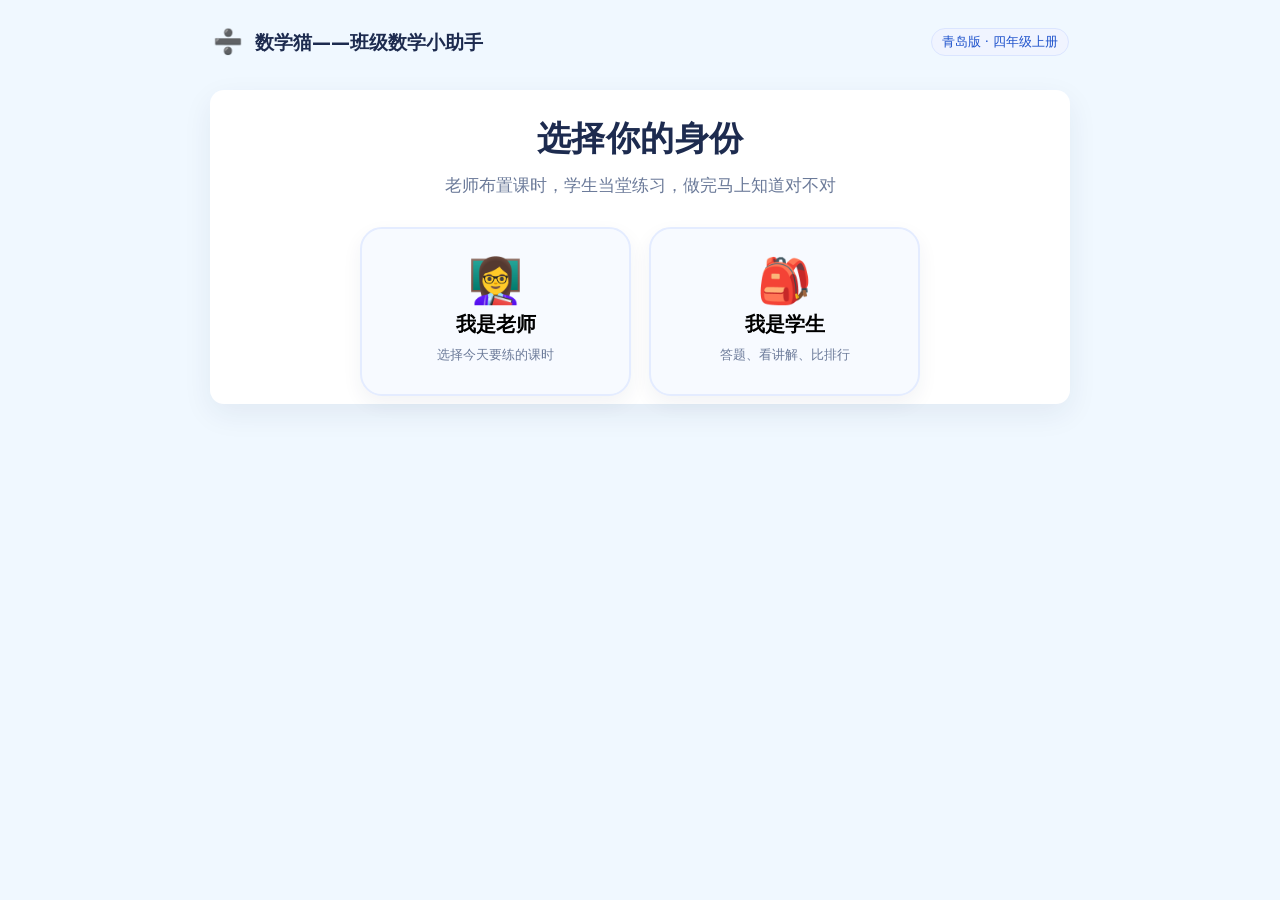
<file: index.html>
<!DOCTYPE html>
<html lang="zh-CN">
<head>
<meta charset="UTF-8">
<meta name="viewport" content="width=device-width, initial-scale=1.0">
<title>数学猫——班级数学小助手</title>
<meta http-equiv="Refresh" content="0; url=/kids/">
<link rel="canonical" href="https://dasein.asia/kids/">
</head>
<body style="margin:0;background:#f0f8ff;color:#1d2b4f;font-family:system-ui,'PingFang SC','Microsoft YaHei',sans-serif;text-align:center;padding-top:120px">
  <p style="font-size:20px;font-weight:700">正在打开数学猫…</p>
  <p style="font-size:15px"><a href="/kids/" style="color:#2f6df6">如果没自动跳转，点这里</a></p>
  <script>location.replace('/kids/');</script>
</body>
</html>
</file>
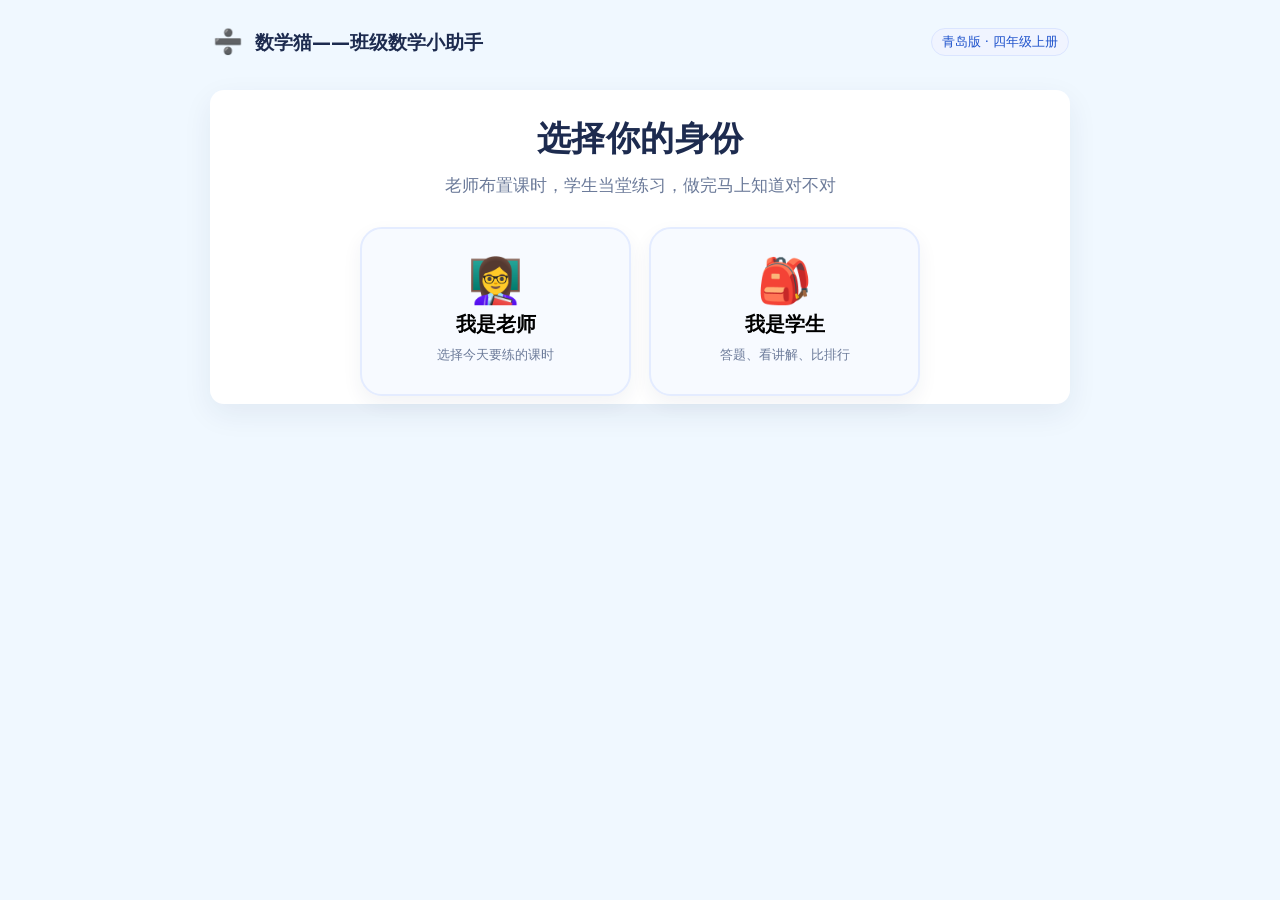
<file: kids/index.html>
<!DOCTYPE html>
<html lang="zh-CN">
<head>
<meta charset="UTF-8">
<meta name="viewport" content="width=device-width, initial-scale=1.0">
<title>数学猫——班级数学小助手</title>
<style>
  :root{
    --bg:#f0f8ff;
    --card:#ffffff;
    --ink:#1d2b4f;
    --muted:#6b7a99;
    --primary:#2f6df6;
    --primary-dark:#1f53cc;
    --accent:#ffb020;
    --ok:#1fa971;
    --bad:#e5484d;
    --line:#e3e9f7;
    --radius:14px;
  }
  *{box-sizing:border-box}
  html,body{margin:0;padding:0}
  body{
    min-height:100vh;
    background:var(--bg);
    color:var(--ink);
    font-family:system-ui,-apple-system,"PingFang SC","Microsoft YaHei",sans-serif;
    font-size:17px;
    line-height:1.6;
    padding:24px 16px 90px;
  }
  .wrap{max-width:860px;margin:0 auto}
  .card{
    background:var(--card);
    border-radius:var(--radius);
    padding:28px;
    margin-bottom:24px;
    box-shadow:0 10px 30px rgba(29,43,79,.07);
  }
  /* 答题卡片圆角略小，更像“题目纸” */
  #quizStep .card, #resultStep .card { border-radius:10px; }
  h1,h2,h3{margin:0 0 12px;line-height:1.3}
  h1{font-size:30px;letter-spacing:.5px}
  h2{font-size:22px}
  h3{font-size:18px}
  p{margin:0 0 12px}
  .muted{color:var(--muted);font-size:15px}
  .view{display:none}
  .view.active{display:block;animation:fade .25s ease}
  @keyframes fade{from{opacity:0;transform:translateY(6px)}to{opacity:1;transform:none}}

  /* 顶部栏 */
  .topbar{
    position:sticky;top:8px;z-index:40;
    display:flex;align-items:center;justify-content:space-between;gap:12px;flex-wrap:wrap;
    padding:10px 14px;margin:-10px -14px 20px;
    border:1px solid transparent;border-radius:16px;background:transparent;
    transition:background .28s ease, box-shadow .28s ease, border-color .28s ease;
  }
  body.scrolled .topbar{
    background:rgba(255,255,255,.62);
    -webkit-backdrop-filter:blur(14px) saturate(1.6);
    backdrop-filter:blur(14px) saturate(1.6);
    border-color:rgba(47,109,246,.14);
    box-shadow:0 8px 24px rgba(29,43,79,.08);
  }
  .brand{display:flex;align-items:center;gap:10px;font-weight:700;font-size:19px}
  .brand .logo{
    width:34px;height:34px;display:grid;place-items:center;
    background:none;font-size:24px;line-height:1;
  }
  .pill{
    display:inline-block;padding:3px 10px;border-radius:999px;font-size:13px;
    background:#f0f4ff;color:var(--primary-dark);border:1px solid #dbe5ff;
  }

  /* 按钮 */
  button{font-family:inherit;font-size:16px;cursor:pointer;border:none}
  .btn{
    border-radius:14px;padding:12px 20px;background:#eef3ff;color:var(--primary-dark);
    font-weight:600;transition:.15s;border:1px solid #dbe5ff;
  }
  .btn:hover{transform:translateY(-1px);background:#e4ecff}
  .btn:active{transform:none}
  .btn-ghost{background:transparent;border:1px solid var(--line);color:var(--muted)}
  .btn-ghost:hover{background:#f7f9ff}
  .btn-primary{background:var(--primary);color:#fff;border-color:transparent;box-shadow:0 8px 18px rgba(47,109,246,.25)}
  .btn-primary:hover{background:var(--primary-dark)}
  .btn[disabled]{opacity:.45;cursor:not-allowed;transform:none;box-shadow:none}

  /* 首页 */
  .hero{text-align:center;padding:26px 10px 8px}
  .hero h1{font-size:34px}
  .hero .sub{color:var(--muted);margin-bottom:28px}
  .entries{display:grid;grid-template-columns:1fr 1fr;gap:18px;margin:0 auto;max-width:560px}
  .entry{
    display:flex;flex-direction:column;align-items:center;gap:8px;
    padding:30px 16px;border-radius:22px;background:#f7faff;border:2px solid #e4ecff;
    box-shadow:0 8px 20px rgba(29,43,79,.06);transition:.18s;
  }
  .entry:hover{transform:translateY(-3px);border-color:var(--primary);background:#fff}
  .entry .ico{font-size:44px;line-height:1}
  .entry strong{font-size:20px}
  .entry small{color:var(--muted)}

  /* 课时按钮 */
  .lesson-grid{display:grid;grid-template-columns:repeat(2,1fr);gap:12px;margin:16px 0 22px}
  .lesson-btn{
    text-align:left;padding:14px 16px;border-radius:14px;background:#f8faff;
    border:1px solid var(--line);color:var(--ink);font-size:15px;line-height:1.45;
    display:flex;gap:10px;align-items:flex-start;transition:.15s;
  }
  .lesson-btn:hover{background:#eef4ff;border-color:#cfe0ff}
  .lesson-btn.cur{background:#e8f0ff;border-color:var(--primary);box-shadow:inset 0 0 0 1px var(--primary)}
  .lesson-btn .no{
    flex:none;width:24px;height:24px;border-radius:8px;display:grid;place-items:center;
    background:#dbe6ff;color:var(--primary-dark);font-size:12px;font-weight:700;margin-top:1px;
  }
  .lesson-btn.star .no{background:#fff1d6;color:#a86b00}

  /* 提示条 */
  .notice{
    border-radius:14px;padding:14px 16px;background:#f0f7ff;border:1px solid #d6e6ff;
    font-size:15px;margin-bottom:16px;
  }
  .notice.ok{background:#eefaf3;border-color:#cfeee0}
  .notice.warn{background:#fff8e8;border-color:#ffe3ad}
  .notice.bad{background:#fdf0f0;border-color:#f8d4d4;color:#a12a2e}

  /* 记录列表 */
  .log{list-style:none;margin:0;padding:0;max-height:220px;overflow:auto}
  .log li{
    display:flex;justify-content:space-between;gap:12px;padding:9px 12px;border-radius:10px;
    font-size:14px;background:#f8faff;margin-bottom:6px;
  }
  .log li span:last-child{color:var(--muted);white-space:nowrap;font-size:13px}

  /* 代号 */
  .field{max-width:420px;margin:0 auto}
  .field label{display:block;font-weight:600;margin-bottom:8px}
  .input{
    width:100%;padding:14px 16px;border-radius:14px;border:2px solid var(--line);
    font-size:18px;font-family:inherit;color:var(--ink);background:#fbfcff;outline:none;
    transition:.15s;letter-spacing:1px;
  }
  .input:focus{border-color:var(--primary);background:#fff}
  .hint{font-size:13px;color:var(--muted);margin-top:8px}
  .err{color:var(--bad);font-size:14px;margin-top:8px;min-height:20px}

  /* 题目 */
  .q-head{display:flex;justify-content:space-between;align-items:center;gap:10px;margin-bottom:14px;flex-wrap:wrap}
  .q-item{padding:16px 0;border-bottom:1px dashed var(--line)}
  .q-item:last-of-type{border-bottom:none}
  .q-title{font-weight:600;margin-bottom:14px}
  .q-title .num{
    display:inline-grid;place-items:center;width:26px;height:26px;border-radius:9px;
    background:#e8f0ff;color:var(--primary-dark);font-size:14px;margin-right:8px;
  }
  .opts{display:grid;gap:8px}
  .opt{
    display:flex;align-items:center;gap:12px;text-align:left;padding:11px 15px;
    border-radius:14px;border:2px solid var(--line);background:#fbfcff;color:var(--ink);font-size:16px;
    transition:.13s;
  }
  .opt:hover{border-color:#c3d6ff;background:#f2f7ff}
  .opt .key{
    flex:none;width:28px;height:28px;border-radius:50%;display:grid;place-items:center;
    background:#eef3ff;color:var(--primary-dark);font-weight:700;font-size:14px;
  }
  .opt.sel{border-color:var(--primary);background:#e8f0ff}
  .opt.sel .key{background:var(--primary);color:#fff}
  .opt.right{border-color:var(--ok);background:#effaf5}
  .opt.right .key{background:var(--ok);color:#fff}
  .opt.wrong{border-color:var(--bad);background:#fdf1f1}
  .opt.wrong .key{background:var(--bad);color:#fff}
  .opt[disabled]{cursor:default}
  .q-explain{
    margin-top:12px;padding:12px 14px;border-radius:12px;background:#fffbf0;
    border:1px solid #ffe6b0;font-size:15px;color:#7a5a12;
  }
  .score-big{font-size:26px;font-weight:800;color:var(--primary-dark)}

  /* 排行榜 */
  .tabs{display:flex;gap:8px;margin-bottom:16px}
  .tab{
    padding:9px 20px;border-radius:999px;background:#f3f6ff;color:var(--muted);
    font-weight:600;font-size:15px;border:1px solid var(--line);
  }
  .tab.on{background:var(--primary);color:#fff;border-color:transparent}
  table{width:100%;border-collapse:collapse;font-size:15px}
  th,td{padding:11px 8px;text-align:left;border-bottom:1px solid var(--line)}
  th{color:var(--muted);font-weight:600;font-size:13px;text-transform:none}
  td.rk{width:52px;font-weight:700;color:var(--muted)}
  td.rk.g1{color:#d4a017} td.rk.g2{color:#8a95a8} td.rk.g3{color:#b07a45}
  .empty{padding:28px 0;text-align:center;color:var(--muted);font-size:15px}

  /* 桌宠 */
  #pet{
    display:none;
    position:fixed;right:26px;bottom:26px;font-size:50px;line-height:1;
    cursor:pointer;user-select:none;filter:drop-shadow(0 6px 10px rgba(0,0,0,.15));
    animation:float 2.4s ease-in-out infinite;z-index:50;
  }
  body.view-teacher #pet{display:block}
  @keyframes float{0%,100%{transform:translateY(0)}50%{transform:translateY(-10px)}}
  #petMenu{
    position:fixed;right:26px;bottom:92px;width:300px;max-height:60vh;overflow:auto;
    background:#fff;border-radius:18px;box-shadow:0 18px 40px rgba(29,43,79,.2);
    padding:14px;display:none;z-index:51;border:1px solid var(--line);
  }
  #petMenu.on{display:block;animation:fade .18s ease}
  body.quiz-mode #pet{opacity:0;pointer-events:none}
  #petMenu .t{font-size:14px;color:var(--muted);margin:0 0 10px;padding-left:4px}
  #petMenu .m-btn{
    display:block;width:100%;text-align:left;padding:10px 12px;border-radius:10px;
    background:#f8faff;margin-bottom:6px;font-size:14px;color:var(--ink);
  }
  #petMenu .m-btn:hover{background:#eef4ff}

  /* 老师密码 / 轻提示 */
  #pwdModal{position:fixed;inset:0;background:rgba(20,30,60,.35);display:none;place-items:center;z-index:80;padding:20px}
  #pwdModal.on{display:grid}
  .pwd-card{background:#fff;border-radius:22px;padding:28px;max-width:370px;width:100%;text-align:center;box-shadow:0 24px 60px rgba(20,30,60,.3);animation:fade .2s ease}
  .pwd-card .pwd-ico{font-size:36px;line-height:1}
  .pwd-card h2{margin:8px 0 2px}
  .pwd-card .input{text-align:center;letter-spacing:10px;font-size:22px;padding-left:26px}
  .pwd-card .row{justify-content:center;margin-top:8px}
  #toast{position:fixed;left:50%;bottom:104px;transform:translateX(-50%) translateY(12px);background:#1d2b4f;color:#fff;padding:11px 20px;border-radius:999px;font-size:15px;opacity:0;pointer-events:none;transition:.25s;z-index:70;max-width:88vw;text-align:center;box-shadow:0 10px 24px rgba(20,30,60,.25)}
  #toast.on{opacity:1;transform:translateX(-50%) translateY(0)}
  .q-actions{position:sticky;bottom:0;background:linear-gradient(180deg,rgba(255,255,255,0) 0%,#fff 30%);padding:16px 0 8px;margin-top:12px}
  /* 出题方式切换 */
  .mode-box{border:1px dashed var(--line);border-radius:16px;padding:16px;margin:4px 0 18px;background:#fbfcff}
  .mode-row{display:flex;align-items:center;gap:14px;flex-wrap:wrap;margin-bottom:8px}
  .mode-label{font-weight:600}
  #modeHint{font-size:14px;line-height:1.5}
  .seg{display:inline-flex;background:#eef3ff;border:1px solid var(--line);border-radius:999px;padding:4px;gap:4px}
  .seg-btn{padding:7px 18px;border-radius:999px;background:transparent;color:var(--muted);font-size:14px;font-weight:600}
  .seg-btn.on{background:#fff;color:var(--primary-dark);box-shadow:0 2px 8px rgba(47,109,246,.18)}
  .key-row{display:flex;gap:8px;margin-top:10px}
  .key-row .input{flex:1;font-size:15px;padding:9px 12px;letter-spacing:0}
  /* 排行榜 */
  .table-scroll{overflow-x:auto;margin:0 -2px;padding-bottom:4px}
  #rankTable{min-width:100%}
  th.wk,td.wk{text-align:center;white-space:nowrap;min-width:48px}
  .crown{width:21px;height:16px;vertical-align:-3px}
  .nodot{color:#cfd6e6}
  .center{text-align:center}
  .row{display:flex;gap:10px;flex-wrap:wrap}
  .row.between{justify-content:space-between;align-items:center}
  .mt{margin-top:18px}
  @media (max-width:640px){
    body{font-size:16px;padding:14px 12px 96px}
    .card{padding:18px;margin-bottom:18px}
    .entries,.lesson-grid{grid-template-columns:1fr}
    .hero{padding:14px 4px 4px}
    .hero h1{font-size:26px}
    .hero .sub{font-size:14px;margin-bottom:20px}
    .entry{padding:22px 14px}
    .entry .ico{font-size:38px}
    .entry strong{font-size:18px}

    .topbar{padding:8px 10px;margin:-8px -10px 16px;border-radius:14px;gap:8px;
      flex-direction:column;align-items:flex-start}
    .topbar > .row{width:100%;flex-wrap:wrap;gap:6px}
    .topbar > .row .btn{flex:1 1 auto;white-space:nowrap;justify-content:center}
    .brand{font-size:16px;gap:6px}
    .brand .logo{width:28px;height:28px;font-size:20px}
    .pill{font-size:12px;padding:2px 8px}
    .topbar .row{gap:6px}
    .btn-sm{padding:7px 10px;font-size:13px}
    .btn{padding:11px 16px;font-size:15px}

    .q-head{gap:8px}
    .q-head h2{font-size:19px}
    .score-big{font-size:22px}
    .q-title{font-size:15.5px;margin-bottom:10px}
    .opt{padding:10px 12px;font-size:15px;gap:10px}
    .q-foot{gap:8px}
    .btn-explain{padding:7px 12px;font-size:13px}
    .q-actions{padding:12px 0 2px}
    .q-actions .btn{padding:10px 14px;font-size:14px}

    .mode-box{padding:13px}
    .seg-btn{padding:6px 14px;font-size:13px}

    .chat-box{height:52vh;padding:10px}
    .msg{font-size:14px;padding:9px 12px}
    .chat-input{gap:8px}
    .chat-input .btn{padding:11px 16px}

    .pwd-card{padding:22px}
    #pet{right:14px;bottom:14px;font-size:42px}
    #petMenu{right:10px;left:10px;width:auto;max-width:none;bottom:70px}
  }
  @media (max-width:400px){
    .brand span{font-size:14px}
    .btn-sm{padding:6px 8px;font-size:12px}
    .topbar .row{gap:5px}
    .lesson-btn{font-size:14px;padding:12px}
    th,td{padding:9px 6px;font-size:14px}
  }

  /* 按钮小号 */
  .btn-sm{padding:8px 13px;font-size:14px;border-radius:12px}
  /* 题目底部：解析按钮 + 得分 */
  .q-foot{display:flex;align-items:center;gap:12px;margin-top:12px;flex-wrap:wrap}
  .btn-explain{padding:8px 16px;font-size:14px;border-radius:12px;background:#f0f4ff;
    color:var(--primary-dark);border:1px solid #dbe5ff;font-weight:600}
  .btn-explain.btn-explain-wrong{background:#fff2e2;border-color:#ffd39a;color:#a35b00}
  .btn-explain[disabled]{opacity:.45;cursor:not-allowed}
  .tag-ok{color:var(--ok);font-weight:700;font-size:14px}
  .tag-bad{color:var(--bad);font-weight:700;font-size:14px}
  .q-explain-wrap{display:grid;grid-template-rows:0fr;transition:grid-template-rows .3s ease}
  .q-explain-wrap>.q-explain{overflow:hidden;min-height:0;margin:0;padding:0;border:none;background:transparent}
  .q-explain-wrap.open{grid-template-rows:1fr;margin-top:12px}
  .q-explain-wrap.open>.q-explain{padding:12px 14px;border:1px solid #ffe6b0;background:#fffbf0;border-radius:12px}

  /* 错题本 */
  .wb-group{margin-bottom:18px}
  .wb-title{display:flex;align-items:flex-start;gap:10px;font-weight:700;margin:0 0 10px;font-size:16px}
  .wb-title .pill{flex:none;white-space:nowrap}
  #wrongStep .q-head h2, #askStep .q-head h2, #rankStep .q-head h2{white-space:nowrap}
  .wb-item{border:1px solid var(--line);border-radius:12px;margin-bottom:8px;background:#fbfcff;overflow:hidden}
  .wb-head{display:flex;width:100%;justify-content:space-between;align-items:center;gap:12px;
    padding:12px 14px;background:transparent;text-align:left;color:var(--ink);font-size:15px}
  .wb-head:hover{background:#eef4ff}
  .wb-q{flex:1;line-height:1.5}
  .wb-arrow{transition:transform .25s;color:var(--muted)}
  .wb-item.open .wb-arrow{transform:rotate(180deg)}
  .wb-wrap{display:grid;grid-template-rows:0fr;transition:grid-template-rows .28s ease}
  .wb-item.open .wb-wrap{grid-template-rows:1fr}
  .wb-body{overflow:hidden;min-height:0;padding:0 14px}
  .wb-item.open .wb-body{padding:0 14px 12px}
  .wb-body p{margin:0 0 6px;font-size:14px;line-height:1.55}

  /* AI 伙伴聊天 */
  .chat-box{border:1px solid var(--line);border-radius:14px;background:#faffff;padding:14px;
    height:340px;overflow-y:auto;display:flex;flex-direction:column;gap:12px}
  .chat-empty{margin:auto;text-align:center;color:var(--muted);font-size:14px;line-height:1.7}
  .msg-wrap{display:flex;gap:8px;align-items:flex-start;max-width:88%}
  .msg-wrap.user{align-self:flex-end;justify-content:flex-end}
  .msg-wrap.ai{align-self:flex-start}
  .mini-avatar{flex:none;width:30px;height:30px;border-radius:50%;background:#eaf3ff;
    display:grid;place-items:center;font-size:16px}
  .msg{padding:10px 14px;border-radius:16px;font-size:15px;line-height:1.6;white-space:pre-wrap;word-break:break-word}
  .msg.user{background:var(--primary);color:#fff;border-bottom-right-radius:6px}
  .msg.ai{background:#fff;border:1px solid var(--line);border-bottom-left-radius:6px}
  .msg.ai.typing{color:var(--muted)}
  .msg.ai.safe{background:#fff7f0;border-color:#ffd9c2}
  .chat-input{display:flex;gap:10px;margin-top:14px}
  .chat-input .input{flex:1}

  /* 微交互 ============ */
  .btn,.entry,.lesson-btn,.opt,.tab,.seg-btn,.m-btn,.wb-head{
    transition:transform .16s ease, background-color .16s ease, border-color .16s ease,
               box-shadow .16s ease, filter .16s ease;
  }
  .btn:hover{transform:scale(1.05);background-color:#e6eeff;filter:brightness(1.04)}
  .btn-primary:hover{background-color:var(--primary-dark);filter:brightness(1.12)}
  .btn-ghost:hover{background-color:#f2f7ff;border-color:#cfe0ff}
  .btn:active{transform:translateY(1px) scale(.97)}
  .entry:hover{transform:scale(1.03);background:#fff;border-color:var(--primary)}
  .entry:active{transform:translateY(1px) scale(.99)}
  .lesson-btn:hover{transform:scale(1.02)}
  .lesson-btn:active{transform:translateY(1px) scale(.995)}
  .opt:hover{transform:scale(1.02)}
  .opt:active{transform:translateY(1px) scale(.995)}
  .tab:hover{transform:scale(1.05)}
  .seg-btn:hover{transform:scale(1.05)}
  .m-btn:hover{transform:scale(1.03)}

  @media (prefers-reduced-motion: reduce){
    .btn,.entry,.lesson-btn,.opt,.tab,.seg-btn,.m-btn,.wb-head{transition:none}
    .btn:hover,.entry:hover,.lesson-btn:hover,.opt:hover,.tab:hover,.seg-btn:hover,.m-btn:hover{transform:none}
    .view.active{animation:none}
    #pet{animation:none}
  }
</style>
</head>
<body>
<div class="wrap">

  <!-- ================= 首页 ================= -->
  <section id="home" class="view active">
    <div class="topbar">
      <div class="brand"><div class="logo">➗</div><span>数学猫——班级数学小助手</span></div>
      <span class="pill">青岛版 · 四年级上册</span>
    </div>
    <div class="card hero">
      <h1>选择你的身份</h1>
      <p class="sub">老师布置课时，学生当堂练习，做完马上知道对不对</p>
      <div class="entries">
        <button class="entry" data-go="teacher">
          <span class="ico">👩‍🏫</span>
          <strong>我是老师</strong>
          <small>选择今天要练的课时</small>
        </button>
        <button class="entry" data-go="student">
          <span class="ico">🎒</span>
          <strong>我是学生</strong>
          <small>答题、看讲解、比排行</small>
        </button>
      </div>
    </div>
  </section>

  <!-- ================= 老师视图 ================= -->
  <section id="teacher" class="view">
    <div class="topbar">
      <div class="brand"><div class="logo">👩‍🏫</div><span>数学猫 · 老师端</span></div>
      <button class="btn btn-ghost" data-go="home">← 返回首页</button>
    </div>

    <div class="card">
      <h2>今天练哪个课时？</h2>
      <p class="muted">点击课时即可布置，学生端会按该课时自动出题。</p>
      <div id="lessonGrid" class="lesson-grid"></div>

      <div id="curBox" class="notice warn" style="display:none"></div>

      <div class="mode-box">
        <div class="mode-row">
          <span class="mode-label">出题方式</span>
          <div class="seg" id="modeSeg">
            <button class="seg-btn on" data-mode="bank">本地题库</button>
            <button class="seg-btn" data-mode="api">联网 AI</button>
          </div>
        </div>
        <div class="muted" id="modeHint"></div>
        <div class="key-row">
          <input id="keyInput" class="input" type="password" placeholder="AI 密钥（只存这台电脑，不会上传）" autocomplete="off">
          <button class="btn btn-sm" id="keySave">保存</button>
        </div>
        <button class="btn btn-ghost" id="resetToday" style="margin-top:10px">重置今日答题记录</button>
      </div>

      <div class="row between mt">
        <h3 style="margin:0">布置记录</h3>
        <button class="btn btn-ghost" id="clearLog">清空记录</button>
      </div>
      <ul id="logList" class="log mt"></ul>
      <div id="logEmpty" class="empty">还没有布置记录</div>
    </div>
  </section>

  <!-- ================= 学生视图 ================= -->
  <section id="student" class="view">
    <div class="topbar">
      <div class="brand"><div class="logo">🎒</div><span>数学猫 · 学生端</span></div>
      <div class="row nav-row">
        <button class="btn btn-sm" id="toRank">🏆 排行榜</button>
        <button class="btn btn-sm" id="toWrong">📕 错题本</button>
        <button class="btn btn-sm" id="toAsk">🤖 我有疑问</button>
      </div>
      <button class="btn btn-ghost btn-sm" data-go="home">← 返回首页</button>
    </div>

    <!-- 代号 -->
    <div id="aliasStep" class="card field">
      <h2 class="center">先取一个代号吧</h2>
      <p class="muted center">用「名字 + 数字」起个代号，比如 小明01，不写全名。成绩只保存在这台电脑上。</p>
      <label for="aliasInput">我的代号</label>
      <input id="aliasInput" class="input" maxlength="8" placeholder="2-8 位，如 小明01" autocomplete="off">
      <div class="hint">中文、字母、数字、下划线都可以：小明01、xingxing_8、数学达人2</div>
      <div id="aliasErr" class="err"></div>
      <button class="btn btn-primary" id="aliasOk" style="width:100%">进入答题 →</button>
    </div>

    <!-- 答题 -->
    <div id="quizStep" class="view">
      <div class="card">
        <div class="q-head">
          <div>
            <h2 style="margin:0" id="quizTitle">正在生成题目…</h2>
            <div class="muted" id="quizSub"></div>
          </div>
          <div class="row">
            <span class="pill" id="sourcePill">—</span>
            <button class="btn btn-ghost" id="changeAlias">更换代号</button>
          </div>
        </div>
        <div id="quizMount"><div id="quizBox"></div></div>
        <div class="row between q-actions">
          <button class="btn btn-ghost" id="regen">换一组题</button>
          <button class="btn btn-primary" id="submitBtn" disabled>提交</button>
        </div>
      </div>
    </div>

    <!-- 结果 -->
    <div id="resultStep" class="view">
      <div class="card">
        <div class="q-head">
          <h2 style="margin:0">答题结果</h2>
          <div class="score-big" id="scoreLine">得分：—</div>
        </div>
        <div id="resultBox"></div>
        <div class="row between mt">
          <button class="btn btn-ghost" data-go="home">返回首页</button>
          <button class="btn btn-primary" id="seeRank">看看排行榜 →</button>
        </div>
      </div>
    </div>

    <!-- 排行榜 -->
    <div id="rankStep" class="view">
      <div class="card">
        <div class="q-head">
          <h2 style="margin:0">🏆 排行榜</h2>
          <button class="btn btn-ghost" id="rankBack">← 返回答题</button>
        </div>
        <div class="tabs">
          <button class="tab on" data-tab="week">本周排行</button>
          <button class="tab" data-tab="all">历史排行</button>
        </div>
        <div class="table-scroll">
          <table id="rankTable">
            <thead><tr id="rankHeadRow"></tr></thead>
            <tbody id="rankBody"></tbody>
          </table>
        </div>
        <div id="rankEmpty" class="empty" style="display:none">还没有人答题，快去当第一名吧！</div>
        <p class="muted" id="rankNote" style="margin-top:14px"></p>
      </div>
    </div>

    <!-- 错题本 -->
    <div id="wrongStep" class="view">
      <div class="card">
        <div class="q-head">
          <h2 style="margin:0">📕 错题本</h2>
          <div class="row">
            <button class="btn btn-ghost btn-sm" id="wrongBack">← 返回答题</button>
            <button class="btn btn-ghost btn-sm" id="clearWrong">清空错题本</button>
          </div>
        </div>
        <div class="notice" id="wrongStat"></div>
        <div id="wrongList"></div>
        <div id="wrongEmpty" class="empty" style="display:none">还没有错题，继续保持！</div>
      </div>
    </div>

    <!-- 我有疑问（AI 伙伴） -->
    <div id="askStep" class="view">
      <div class="card">
        <div class="q-head">
          <h2 style="margin:0">🤖 我有疑问</h2>
          <div class="row">
            <button class="btn btn-ghost btn-sm" id="askBack">← 返回答题</button>
            <button class="btn btn-ghost btn-sm" id="clearChat">清空聊天记录</button>
          </div>
        </div>
        <div id="chatBox" class="chat-box"></div>
        <div class="chat-input">
          <input id="chatInput" class="input" maxlength="200" placeholder="说说你的问题吧，比如：这道题我不会…" autocomplete="off">
          <button class="btn btn-primary" id="chatSend">发送</button>
        </div>
        <p class="muted" id="chatMode" style="margin:10px 0 0;font-size:13px"></p>
      </div>
    </div>
  </section>

</div>

<!-- 老师密码 -->
<div id="pwdModal">
  <div class="pwd-card">
    <div class="pwd-ico">🔒</div>
    <h2>老师验证</h2>
    <p class="muted" style="margin-bottom:14px">请输入密码后进入布置页面</p>
    <input id="pwdInput" class="input" type="password" inputmode="numeric" maxlength="6" placeholder="6 位密码" autocomplete="off">
    <div id="pwdErr" class="err"></div>
    <div class="row">
      <button class="btn" id="pwdCancel">取消</button>
      <button class="btn btn-primary" id="pwdOk">进入</button>
    </div>
  </div>
</div>
<div id="toast"></div>

<!-- 桌宠 -->
<div id="pet" title="点我布置课时">🐱</div>
<div id="petMenu">
  <p class="t">猫老师帮你布置课时</p>
  <div id="petList"></div>
</div>

<script>
/* ============================================================
   0. 配置区（唯一需要修改的地方）
   密钥不写进代码：演示前在老师端点一次“AI 密钥”，只存本机浏览器
   密钥无效或没网时，会自动改用本地题库，不影响使用

   默认接「智谱 GLM」的 OpenAI 兼容接口（glm-4-flash 免费），已实测可用。
   注意：智谱地址必须带结尾斜杠（.../chat/completions/），
   不带斜杠服务端不返回 CORS 头，浏览器会被拦。

   换别家时只改 API_BASE / MODEL 两行，要求：
   1) OpenAI 兼容的 /chat/completions 接口
   2) 允许浏览器跨域（CORS）
   可用示例：
     DeepSeek：'https://api.deepseek.com' + 'deepseek-flash'（思考模型，需 reasoning_effort=low）
     阿里百炼：'https://dashscope.aliyuncs.com/compatible-mode/v1' + 'qwen-turbo'
   ============================================================ */
const CONFIG = {
  API_BASE: 'https://open.bigmodel.cn/api/paas/v4/chat/completions/',
  API_KEY_B64: '',      // 密钥不写进代码；在老师端点“AI 密钥”填一次，只存本机浏览器
  API_KEY_PLACEHOLDER: '00000000000',
  MODEL: 'glm-4-flash',
  REASONING_EFFORT: '',      // 只有思考类模型(如 deepseek-flash)才需要填 'low'
  QUESTION_COUNT: 10,
  TEACHER_PASSWORD: '000000',
  TIMEOUT_MS: 25000
};

/* ============================================================
   1. 课时数据（顺序与课本目录严格一致）
   type: normal 普通课时 / activity 主题活动 / smart 智慧广场 / graph 图形类
   ============================================================ */
const LESSONS = [
  { name: '一、乘车中的学问（小数的初步认识）', type: 'normal' },
  { name: '二、我家圆了安居梦（长方形、正方形的面积）', type: 'normal' },
  { name: '三、绿色生态园（解决问题）', type: 'normal' },
  { name: '★主题活动：寻找“宝藏”', type: 'activity' },
  { name: '四、大数知多少（万以上数的认识）', type: 'normal' },
  { name: '★智慧广场：尝试与枚举', type: 'smart' },
  { name: '五、交通中的线（相交与平行）', type: 'graph' },
  { name: '六、保护大天鹅（三位数乘两位数）', type: 'normal' },
  { name: '★主题活动：1亿有多大', type: 'activity' },
  { name: '七、订校服（条形统计图）', type: 'graph' },
  { name: '★智慧广场：植树问题', type: 'smart' },
  { name: '八、总复习', type: 'activity' }
];

/* ============================================================
   2. 本地题库（兜底用：无 API Key、断网、接口报错时自动启用）
      answer 是 options 的下标，展示时会自动打乱选项
   ============================================================ */
const BANK = [
  // 0 小数的初步认识
  [
    { q: '0.5 读作（ ）', options: ['零点五', '五分之零点五', '零五', '五分'], answer: 0, explain: '小数点前读整数部分，小数点读作“点”，后面依次读每位数字。' },
    { q: '3.6 元等于（ ）', options: ['3 元 6 角', '3 元 6 分', '36 元', '3 元 60 分'], answer: 0, explain: '小数点后第一位是角，3.6 元就是 3 元 6 角。' },
    { q: '0.7 里面有（ ）个 0.1', options: ['7', '70', '10', '0.7'], answer: 0, explain: '一位小数表示十分之几，0.7 就是 7 个 0.1。' },
    { q: '5.9 和 5.6 比较，结果是（ ）', options: ['5.9 大', '5.6 大', '一样大', '无法比较'], answer: 0, explain: '整数部分相同，再比十分位，9 > 6，所以 5.9 大。' },
    { q: '十分之三写成小数是（ ）', options: ['0.3', '3.0', '0.03', '0.13'], answer: 0, explain: '十分之三就是 3 个 0.1，写作 0.3。' },
    { q: '1 元 5 角写成小数是（ ）元', options: ['1.5', '15', '0.15', '1.05'], answer: 0, explain: '1 元不动，5 角是十分之五元，写作 1.5 元。' },
    { q: '2.8 的整数部分是（ ）', options: ['2', '8', '28', '0.8'], answer: 0, explain: '小数点左边的部分是整数部分，2.8 的整数部分是 2。' },
    { q: '0.9 和 1 相比（ ）', options: ['1 大', '0.9 大', '一样大', '无法比较'], answer: 0, explain: '0.9 比 1 少 0.1，所以 1 大。' },
    { q: '小数点左边第一位是（ ）位', options: ['个位', '十位', '十分位', '百分位'], answer: 0, explain: '小数点左边第一位是个位，右边第一位是十分位。' },
    { q: '把 1 米平均分成 10 份，每份是（ ）米', options: ['0.1', '1', '0.01', '10'], answer: 0, explain: '1 米的十分之一是 0.1 米，也就是 1 分米。' }
  ],
  // 1 长方形、正方形的面积
  [
    { q: '一个长方形长 5 分米、宽 3 分米，面积是（ ）', options: ['15 平方分米', '16 分米', '8 平方分米', '15 分米'], answer: 0, explain: '长方形面积 = 长 × 宽 = 5 × 3 = 15 平方分米。' },
    { q: '边长 4 米的正方形，面积是（ ）', options: ['16 平方米', '8 平方米', '16 米', '4 平方米'], answer: 0, explain: '正方形面积 = 边长 × 边长 = 4 × 4 = 16 平方米。' },
    { q: '一个长方形面积 24 平方米，长 6 米，宽是（ ）', options: ['4 米', '18 米', '4 平方米', '6 米'], answer: 0, explain: '宽 = 面积 ÷ 长 = 24 ÷ 6 = 4 米。' },
    { q: '教室地面的面积大约是 50（ ）', options: ['平方米', '平方分米', '米', '平方厘米'], answer: 0, explain: '教室地面较大，用平方米作单位合适。' },
    { q: '一个长方形长 7 厘米、宽 4 厘米，周长是（ ）', options: ['22 厘米', '28 厘米', '11 厘米', '14 厘米'], answer: 0, explain: '长方形周长 =（长 + 宽）× 2 =（7 + 4）× 2 = 22 厘米。' },
    { q: '一个正方形面积 36 平方米，它的边长是（ ）', options: ['6 米', '9 米', '18 米', '36 米'], answer: 0, explain: '6 × 6 = 36，所以边长是 6 米。' },
    { q: '1 平方米 =（ ）平方分米', options: ['100', '10', '1000', '10000'], answer: 0, explain: '1 米 = 10 分米，所以 1 平方米 = 10 × 10 = 100 平方分米。' },
    { q: '一个教室长 8 米、宽 6 米，地面面积是（ ）', options: ['48 平方米', '28 米', '14 平方米', '48 米'], answer: 0, explain: '面积 = 长 × 宽 = 8 × 6 = 48 平方米。' },
    { q: '长方形的面积等于（ ）', options: ['长 × 宽', '（长 + 宽）× 2', '边长 × 4', '长 + 宽'], answer: 0, explain: '长方形面积 = 长 × 宽；周长才是（长 + 宽）× 2。' },
    { q: '边长 1 米的正方形，面积是（ ）', options: ['1 平方米', '4 米', '1 米', '4 平方米'], answer: 0, explain: '面积 = 1 × 1 = 1 平方米，周长才是 4 米。' }
  ],
  // 2 解决问题（连乘连除）
  [
    { q: '每箱饮料 12 瓶，每瓶 3 元，买 4 箱一共（ ）元', options: ['144', '36', '48', '16'], answer: 0, explain: '先算一箱 12 × 3 = 36 元，再算 4 箱 36 × 4 = 144 元。' },
    { q: '96 个苹果，每 8 个装一盒，每 6 盒装一箱，一共能装（ ）箱', options: ['2', '12', '48', '72'], answer: 0, explain: '96 ÷ 8 = 12 盒，12 ÷ 6 = 2 箱。' },
    { q: '每排 8 人，共 3 排，每人拿 2 面小旗，一共（ ）面', options: ['48', '24', '16', '6'], answer: 0, explain: '8 × 3 × 2 = 48 面。' },
    { q: '每盒装 6 个鸡蛋，5 盒装一箱，30 个鸡蛋能装（ ）箱', options: ['1', '5', '6', '30'], answer: 0, explain: '30 ÷ 6 = 5 盒，5 ÷ 5 = 1 箱。' },
    { q: '每袋大米 25 千克，8 袋一共（ ）千克', options: ['200', '33', '125', '16'], answer: 0, explain: '25 × 8 = 200 千克。' },
    { q: '240 本书，每 6 本捆一捆，每 8 捆装一箱，能装（ ）箱', options: ['5', '8', '6', '48'], answer: 0, explain: '240 ÷ 6 = 40 捆，40 ÷ 8 = 5 箱。' },
    { q: '每盒 12 支铅笔，买 5 盒，每支 2 元，一共（ ）元', options: ['120', '60', '24', '17'], answer: 0, explain: '12 × 5 = 60 支，60 × 2 = 120 元。' },
    { q: '一辆车每小时行 60 千米，3 小时行（ ）千米', options: ['180', '20', '63', '120'], answer: 0, explain: '60 × 3 = 180 千米。' },
    { q: '72 名同学平均分成 6 队，每队有（ ）人', options: ['12', '66', '6', '18'], answer: 0, explain: '72 ÷ 6 = 12 人。' },
    { q: '3 个书架，每个书架 4 层，每层放 25 本书，一共放（ ）本', options: ['300', '32', '100', '75'], answer: 0, explain: '3 × 4 × 25 = 300 本。' }
  ],
  // 3 主题活动：寻找“宝藏”（综合应用，注明来源单元）
  [
    { q: '（第二单元·面积）藏宝图是长方形，长 8 分米、宽 5 分米，面积是（ ）', options: ['40 平方分米', '26 分米', '13 平方分米', '40 分米'], answer: 0, explain: '长方形面积 = 长 × 宽 = 8 × 5 = 40 平方分米。' },
    { q: '（第四单元·大数）宝箱里有 5 万枚金币，也就是（ ）枚', options: ['50000', '5000', '500', '500000'], answer: 0, explain: '1 万 = 10000，5 万 = 50000。' },
    { q: '（第六单元·乘法）寻宝小队有 12 组，每组 36 人，一共（ ）人', options: ['432', '48', '108', '312'], answer: 0, explain: '36 × 12 = 432 人。' },
    { q: '（第一单元·小数）甲地距起点 2.5 米，乙地距起点 1.8 米，谁离起点更远？', options: ['甲更远', '乙更远', '一样远', '无法判断'], answer: 0, explain: '2.5 的整数部分是 2，1.8 的整数部分是 1，所以甲更远。' },
    { q: '（第三单元·解决问题）寻宝小队 4 人，每人带 15 块饼干，一共带（ ）块', options: ['60', '19', '45', '4'], answer: 0, explain: '15 × 4 = 60 块。' },
    { q: '（第五单元·相交与平行）宝图上的两条小路永不相交，它们的关系是（ ）', options: ['互相平行', '互相垂直', '相交', '重合'], answer: 0, explain: '同一平面内永不相交的两条直线互相平行。' },
    { q: '（第七单元·统计图）三组寻宝成绩：一组 12 分、二组 9 分、三组 15 分，得分最高的是（ ）', options: ['三组', '一组', '二组', '一样高'], answer: 0, explain: '15 > 12 > 9，三组最高。' },
    { q: '（第二单元·面积）藏宝盒的底面是边长 3 分米的正方形，面积是（ ）', options: ['9 平方分米', '12 分米', '6 平方分米', '9 分米'], answer: 0, explain: '正方形面积 = 3 × 3 = 9 平方分米。' },
    { q: '（第六单元·乘法）每支寻宝小队 25 人，12 支小队一共（ ）人', options: ['300', '37', '150', '120'], answer: 0, explain: '25 × 12 = 300 人。' },
    { q: '（第四单元·大数）宝藏重 8 万克，也就是（ ）克', options: ['80000', '8000', '800', '800000'], answer: 0, explain: '8 万 = 8 × 10000 = 80000。' }
  ],
  // 4 万以上数的认识
  [
    { q: '10 个一万是（ ）', options: ['十万', '一亿', '一万', '一百万'], answer: 0, explain: '10 个一万就是十万。' },
    { q: '305000000 读作（ ）', options: ['三亿零五百万', '三亿五百万', '三十亿五百万', '三亿零五十万'], answer: 0, explain: '先分级：3 亿 | 0500 万，读作三亿零五百万。' },
    { q: '670000000 改写成用“万”作单位是（ ）', options: ['67000 万', '6700 万', '670 万', '670000 万'], answer: 0, explain: '去掉末尾 4 个 0：670000000 = 67000 万。' },
    { q: '由 5 个亿和 3 个万组成的数是（ ）', options: ['500030000', '53000000', '500000300', '50300000'], answer: 0, explain: '5 个亿是 500000000，3 个万是 30000，合起来是 500030000。' },
    { q: '100000 是（ ）个一万', options: ['10', '100', '1000', '1'], answer: 0, explain: '100000 ÷ 10000 = 10。' },
    { q: '一个数最高位是千万位，它是（ ）', options: ['八位数', '七位数', '九位数', '六位数'], answer: 0, explain: '从个位到千万位一共 8 个数位，所以是八位数。' },
    { q: '620000 读作（ ）', options: ['六十二万', '六百二十万', '六万二千', '六千二百万'], answer: 0, explain: '分级后读：62 万，读作六十二万。' },
    { q: '由 8 个千万和 5 个万组成的数是（ ）', options: ['80050000', '85000000', '8050000', '80005000'], answer: 0, explain: '8 个千万是 80000000，5 个万是 50000，合起来是 80050000。' },
    { q: '和 99999 相邻的两个数是（ ）', options: ['99998 和 100000', '99990 和 100000', '100000 和 100001', '9998 和 10000'], answer: 0, explain: '99999 前面是 99998，后面是 100000。' },
    { q: '把 480000 省略万位后面的尾数约是（ ）', options: ['48 万', '5 万', '49 万', '480 万'], answer: 0, explain: '万位后面是 0，直接舍去，约是 48 万。' }
  ],
  // 5 尝试与枚举
  [
    { q: '用 1、2、3 三张数字卡片摆两位数（数字不重复），能摆出（ ）个', options: ['6', '3', '9', '12'], answer: 0, explain: '十位有 3 种选法，个位剩 2 种，3 × 2 = 6 个。' },
    { q: '笼里有鸡和兔共 8 只，一共 26 条腿，兔有（ ）只', options: ['5', '3', '4', '6'], answer: 0, explain: '假设全是鸡是 16 条腿，少了 10 条，每只兔多 2 条，10 ÷ 2 = 5 只兔。' },
    { q: '3 元和 5 元的笔共买 7 支，一共花 31 元，5 元的买了（ ）支', options: ['5', '3', '4', '2'], answer: 0, explain: '假设全买 3 元的要 21 元，多出 10 元，每支差 2 元，10 ÷ 2 = 5 支。' },
    { q: '比 40 大、比 50 小，并且是 7 的倍数的数共有（ ）个', options: ['2', '1', '3', '4'], answer: 0, explain: '42 和 49 都是 7 的倍数，共 2 个。' },
    { q: '用 2、5、7 三张卡片摆三位数（不重复），能摆出（ ）个', options: ['6', '3', '9', '27'], answer: 0, explain: '百位 3 种，十位 2 种，个位 1 种，3 × 2 × 1 = 6 个。' },
    { q: '自行车和三轮车共 9 辆，共有 22 个轮子，三轮车有（ ）辆', options: ['4', '5', '3', '6'], answer: 0, explain: '假设全是自行车有 18 个轮子，少 4 个，每辆三轮车多 1 个，所以三轮车 4 辆。' },
    { q: '1 元和 5 元的纸币共 6 张，一共 18 元，5 元的有（ ）张', options: ['3', '4', '2', '5'], answer: 0, explain: '假设全是 1 元是 6 元，差 12 元，每换一张 5 元多 4 元，12 ÷ 4 = 3 张。' },
    { q: '用 1、2、3、4 四张卡片摆两位数（不重复），能摆出（ ）个', options: ['12', '8', '16', '6'], answer: 0, explain: '十位 4 种，个位剩 3 种，4 × 3 = 12 个。' },
    { q: '一个两位数，十位上的数比个位上的数大 3，这样的两位数有（ ）个', options: ['7', '6', '8', '5'], answer: 0, explain: '列举出来：30、41、52、63、74、85、96，共 7 个。' },
    { q: '从 2、4、6 中选两个数组成两位数（不重复），其中最大的是（ ）', options: ['64', '46', '62', '66'], answer: 0, explain: '要最大，十位选最大的 6，个位选剩下的 4，即 64。' }
  ],
  // 6 相交与平行
  [
    { q: '同一平面内两条直线永不相交，它们的关系是（ ）', options: ['互相平行', '互相垂直', '相交', '重合'], answer: 0, explain: '同一平面内不相交的两条直线互相平行。' },
    { q: '两条直线相交成直角，这两条直线（ ）', options: ['互相垂直', '互相平行', '重合', '无法确定'], answer: 0, explain: '相交成直角的两条直线互相垂直。' },
    { q: '长方形的对边（ ）', options: ['互相平行', '互相垂直', '相交', '重合'], answer: 0, explain: '长方形对边互相平行，相邻两边互相垂直。' },
    { q: '两条平行线之间的距离（ ）', options: ['处处相等', '越远越大', '越远越小', '无法确定'], answer: 0, explain: '平行线之间所有垂直线段的长度都相等。' },
    { q: '在同一平面内，两条直线不相交就一定（ ）', options: ['互相平行', '互相垂直', '重合', '无法确定'], answer: 0, explain: '同一平面内两条直线只有相交和平行两种关系。' },
    { q: '黑板相邻的两条边（ ）', options: ['互相垂直', '互相平行', '相交但不垂直', '重合'], answer: 0, explain: '长方形的相邻两边相交成直角，所以互相垂直。' },
    { q: '过直线外一点画已知直线的平行线，能画（ ）条', options: ['1', '2', '无数', '0'], answer: 0, explain: '过直线外一点只能画 1 条平行线。' },
    { q: '过一点画已知直线的垂线，能画（ ）条', options: ['1', '2', '无数', '0'], answer: 0, explain: '过一点画已知直线的垂线只有 1 条。' },
    { q: '两条直线互相垂直，它们的交点叫做（ ）', options: ['垂足', '顶点', '端点', '中点'], answer: 0, explain: '两条垂线的交点叫垂足。' },
    { q: '铁路的两条铁轨（ ）', options: ['互相平行', '互相垂直', '相交', '重合'], answer: 0, explain: '两条铁轨之间的距离相同、永不相交，互相平行。' }
  ],
  // 7 三位数乘两位数
  [
    { q: '125 × 24 =（ ）', options: ['3000', '300', '2400', '3120'], answer: 0, explain: '125 × 24 = 125 × 8 × 3 = 1000 × 3 = 3000。' },
    { q: '208 × 15 =（ ）', options: ['3120', '3020', '2080', '312'], answer: 0, explain: '208 × 15 = 208 × 10 + 208 × 5 = 2080 + 1040 = 3120。' },
    { q: '三位数乘两位数，积最少是（ ）位数', options: ['四', '三', '五', '六'], answer: 0, explain: '最小是 100 × 10 = 1000，是四位数。' },
    { q: '每群候鸟 132 只，12 群一共（ ）只', options: ['1584', '144', '264', '1320'], answer: 0, explain: '132 × 12 = 1584 只。' },
    { q: '305 × 24 =（ ）', options: ['7320', '732', '73200', '3020'], answer: 0, explain: '305 × 24 = 305 × 20 + 305 × 4 = 6100 + 1220 = 7320。' },
    { q: '456 × 12 =（ ）', options: ['5472', '468', '547', '4472'], answer: 0, explain: '456 × 12 = 456 × 10 + 456 × 2 = 4560 + 912 = 5472。' },
    { q: '150 × 40 =（ ）', options: ['6000', '600', '190', '60000'], answer: 0, explain: '15 × 4 = 60，末尾再添两个 0，得 6000。' },
    { q: '估算 198 × 21，结果最接近（ ）', options: ['4000', '400', '40000', '2000'], answer: 0, explain: '198 看作 200，21 看作 20，200 × 20 = 4000。' },
    { q: '一个因数不变，另一个因数扩大到原来的 10 倍，积（ ）', options: ['也扩大到原来的 10 倍', '不变', '缩小到原来的十分之一', '扩大到原来的 100 倍'], answer: 0, explain: '一个因数不变，另一个因数扩大几倍，积就扩大几倍。' },
    { q: '25 × 16 × 4 =（ ）', options: ['1600', '160', '6400', '400'], answer: 0, explain: '先算 25 × 4 = 100，再算 100 × 16 = 1600。' }
  ],
  // 8 主题活动：1亿有多大
  [
    { q: '1 亿 =（ ）个一万', options: ['10000', '1000', '100', '100000'], answer: 0, explain: '100000000 ÷ 10000 = 10000。' },
    { q: '100 张纸约厚 1 厘米，1 亿张纸约厚（ ）', options: ['1 万米', '1 千米', '100 米', '10 万米'], answer: 0, explain: '1 亿 ÷ 100 = 100 万个 1 厘米 = 100 万厘米 = 1 万米。' },
    { q: '1 秒数 1 个数，从 1 数到 1 亿大约需要（ ）', options: ['3 年多', '3 个月', '3 天', '30 年'], answer: 0, explain: '1 亿秒 ≈ 1157 天 ≈ 3.2 年。' },
    { q: '1 万张纸约厚 1 米，1 亿张纸叠起来约（ ）', options: ['1 万米', '1 千米', '1 万千米', '100 米'], answer: 0, explain: '1 亿是 1 万的 1 万倍，所以约 1 万米。' },
    { q: '1 亿零 1 写作（ ）', options: ['100000001', '10000001', '110000000', '1000001'], answer: 0, explain: '1 亿是 100000000，再加 1 个就是 100000001。' },
    { q: '1000 万是（ ）个十万', options: ['100', '10', '1000', '10000'], answer: 0, explain: '1000 万 ÷ 10 万 = 100。' },
    { q: '1 万 × 1 万 =（ ）', options: ['一亿', '二万', '一千万', '一百万'], answer: 0, explain: '10000 × 10000 = 100000000，就是一亿。' },
    { q: '1 亿个 1 厘米长的方块排成一排，约长（ ）', options: ['1000 千米', '100 千米', '10000 千米', '10 千米'], answer: 0, explain: '1 亿厘米 = 100 万米 = 1000 千米。' },
    { q: '100 万枚硬币，每 100 枚叠 1 米高，一共高（ ）米', options: ['10000', '1000', '100', '100000'], answer: 0, explain: '1000000 ÷ 100 = 10000 米。' },
    { q: '每人节约 1 克水，14 亿人一共可以节约约（ ）', options: ['1400 吨', '140 吨', '14000 吨', '14 吨'], answer: 0, explain: '14 亿克 = 1400 千克 × 1000 = 1400 吨。' }
  ],
  // 9 条形统计图
  [
    { q: '条形统计图能清楚地看出（ ）', options: ['各种数量的多少', '变化趋势', '比例关系', '平均数'], answer: 0, explain: '条形统计图用直条的长短表示数量的多少。' },
    { q: '条形统计图中一格代表 5 人，某班涂了 6 格，表示（ ）人', options: ['30', '11', '5', '6'], answer: 0, explain: '6 × 5 = 30 人。' },
    { q: '（文字描述）四个班订校服人数：一班 32 人、二班 28 人、三班 35 人、四班 30 人，人数最多的是（ ）', options: ['三班', '一班', '四班', '二班'], answer: 0, explain: '35 最大，所以三班人数最多。' },
    { q: '画条形统计图时，直条越长表示数量（ ）', options: ['越多', '越少', '不变', '无法判断'], answer: 0, explain: '直条的长短表示数量的多少，越长表示越多。' },
    { q: '喜欢苹果 12 人、香蕉 8 人、橘子 15 人，喜欢橘子的比香蕉多（ ）人', options: ['7', '3', '4', '27'], answer: 0, explain: '15 − 8 = 7 人。' },
    { q: '一格代表 4 人，涂 1 格半表示（ ）人', options: ['6', '4', '8', '5'], answer: 0, explain: '半格是 2 人，4 + 2 = 6 人。' },
    { q: '与统计表相比，条形统计图的优点是（ ）', options: ['更直观，一眼看出多少', '更复杂', '不需要数据', '更不准确'], answer: 0, explain: '条形统计图用直条表示数据，看起来更直观。' },
    { q: '某班 40 人订校服：L 号 15 人、M 号 20 人、S 号 5 人，订得最多的是（ ）', options: ['M 号', 'L 号', 'S 号', '一样多'], answer: 0, explain: '20 > 15 > 5，M 号最多。' },
    { q: '一格代表 5 人，一个班 45 人应该涂（ ）格', options: ['9', '5', '45', '4'], answer: 0, explain: '45 ÷ 5 = 9 格。' },
    { q: '条形统计图中，每格表示的数量叫（ ）', options: ['一格代表的数量', '总人数', '平均数', '最多的人数'], answer: 0, explain: '画图前要先确定一格代表多少，看纵轴上的数。' }
  ],
  // 10 植树问题
  [
    { q: '一条路长 100 米，每 5 米栽一棵树（两端都栽），共栽（ ）棵', options: ['21', '20', '19', '22'], answer: 0, explain: '100 ÷ 5 = 20 段，两端都栽棵数 = 段数 + 1 = 21 棵。' },
    { q: '（接上题）如果两端都不栽，共栽（ ）棵', options: ['19', '21', '20', '18'], answer: 0, explain: '两端都不栽棵数 = 段数 − 1 = 19 棵。' },
    { q: '圆形花坛周长 40 米，每 4 米栽一棵，共栽（ ）棵', options: ['10', '11', '9', '40'], answer: 0, explain: '封闭图形棵数 = 段数 = 40 ÷ 4 = 10 棵。' },
    { q: '从第 1 根电线杆到第 10 根，每两根间隔 30 米，一共（ ）米', options: ['270', '300', '240', '330'], answer: 0, explain: '中间有 9 个间隔，9 × 30 = 270 米。' },
    { q: '小路长 48 米，每 6 米栽一棵（两端都栽），共栽（ ）棵', options: ['9', '8', '7', '10'], answer: 0, explain: '48 ÷ 6 = 8 段，两端都栽 8 + 1 = 9 棵。' },
    { q: '走廊长 24 米，每 3 米放一盆花（只放一端），共放（ ）盆', options: ['8', '9', '7', '24'], answer: 0, explain: '只放一端，盆数 = 段数 = 24 ÷ 3 = 8 盆。' },
    { q: '把一根木头锯成 5 段，每锯一次需要 4 分钟，一共需要（ ）分钟', options: ['16', '20', '5', '12'], answer: 0, explain: '锯成 5 段要锯 4 次，4 × 4 = 16 分钟。' },
    { q: '5 名学生排成一排，相邻两人相隔 2 米，第一位到最后一位相距（ ）米', options: ['8', '10', '6', '4'], answer: 0, explain: '5 人之间有 4 个间隔，4 × 2 = 8 米。' },
    { q: '正方形池塘边长 20 米，四周每 5 米栽一棵，共栽（ ）棵', options: ['16', '17', '15', '20'], answer: 0, explain: '周长 20 × 4 = 80 米，80 ÷ 5 = 16 棵。' },
    { q: '从 1 楼走到 3 楼用 20 秒，照这样从 1 楼走到 6 楼需要（ ）秒', options: ['50', '40', '60', '100'], answer: 0, explain: '1 楼到 3 楼走 2 层用 20 秒，每层 10 秒；1 到 6 楼走 5 层，共 50 秒。' }
  ],
  // 11 总复习
  [
    { q: '（第一单元·小数）3.4 和 3.2 相比（ ）', options: ['3.4 大', '3.2 大', '一样大', '无法比较'], answer: 0, explain: '整数部分相同，十分位 4 > 2，所以 3.4 大。' },
    { q: '（第二单元·面积）长 12 米、宽 8 米的菜地，面积是（ ）平方米', options: ['96', '40', '20', '80'], answer: 0, explain: '12 × 8 = 96 平方米。' },
    { q: '（第四单元·大数）一个数由 7 个亿和 2 个万组成，这个数是（ ）', options: ['700020000', '72000000', '700000200', '700200000'], answer: 0, explain: '7 亿是 700000000，2 万是 20000，合起来是 700020000。' },
    { q: '（第六单元·乘法）215 × 30 =（ ）', options: ['6450', '645', '6540', '6150'], answer: 0, explain: '215 × 30 = 215 × 3 × 10 = 645 × 10 = 6450。' },
    { q: '（第五单元·相交与平行）两条直线相交成直角，这两条直线（ ）', options: ['互相垂直', '互相平行', '重合', '无法确定'], answer: 0, explain: '相交成直角的两条直线互相垂直。' },
    { q: '（第七单元·统计图）一格代表 3 人，涂 7 格表示（ ）人', options: ['21', '10', '7', '3'], answer: 0, explain: '7 × 3 = 21 人。' },
    { q: '（第三单元·解决问题）每箱 15 千克，每千克 4 元，买 3 箱要（ ）元', options: ['180', '60', '45', '22'], answer: 0, explain: '一箱 15 × 4 = 60 元，3 箱 60 × 3 = 180 元。' },
    { q: '（第六单元·乘法）308 × 25 =（ ）', options: ['7700', '770', '7500', '30825'], answer: 0, explain: '308 × 25 = 308 × 100 ÷ 4 = 30800 ÷ 4 = 7700。' },
    { q: '（第四单元·大数）450000 改写成用“万”作单位是（ ）', options: ['45 万', '450 万', '4.5 万', '4500 万'], answer: 0, explain: '去掉末尾 4 个 0，450000 = 45 万。' },
    { q: '（第一单元·小数）0.8 和 0.6 相比（ ）', options: ['0.8 大', '0.6 大', '一样大', '无法比较'], answer: 0, explain: '整数部分都是 0，十分位 8 > 6，所以 0.8 大。' }
  ]
];

/* ============================================================
   3. 通用工具
   ============================================================ */
const $ = (s, r) => (r || document).querySelector(s);
const $$ = (s, r) => Array.from((r || document).querySelectorAll(s));
const KEY = {
  current: 'mathbot_current',
  alias: 'mathbot_alias',
  scores: 'mathbot_scores',
  log: 'mathbot_log',
  mode: 'mathbot_mode',
  wrong: 'mathbot_wrongbook',
  chat: 'mathbot_chat',
  apiKey: 'mathbot_apikey'
};

function lsGet(k, d) {
  try { const v = localStorage.getItem(k); return v === null ? d : JSON.parse(v); }
  catch (e) { return d; }
}
function lsSet(k, v) {
  try { localStorage.setItem(k, JSON.stringify(v)); } catch (e) { /* 隐私模式忽略 */ }
}
function fmtTime(ts) {
  const d = new Date(ts);
  const p = n => String(n).padStart(2, '0');
  return `${d.getFullYear()}-${p(d.getMonth() + 1)}-${p(d.getDate())} ${p(d.getHours())}:${p(d.getMinutes())}`;
}
function fmtDate(ts) {
  const d = new Date(ts);
  const p = n => String(n).padStart(2, '0');
  return `${d.getMonth() + 1}月${d.getDate()}日`;
}
// ISO 周：YYYY-Www
function isoWeek(ts) {
  const d = new Date(ts);
  const t = new Date(d.getFullYear(), d.getMonth(), d.getDate());
  const day = (t.getDay() + 6) % 7;      // 周一 = 0
  t.setDate(t.getDate() - day + 3);      // 移到本周周四
  const firstThu = new Date(t.getFullYear(), 0, 4);
  const fday = (firstThu.getDay() + 6) % 7;
  firstThu.setDate(firstThu.getDate() - fday + 3);
  const week = 1 + Math.round((t - firstThu) / (7 * 86400000));
  return `${t.getFullYear()}-W${String(week).padStart(2, '0')}`;
}
function shuffle(a) {
  for (let i = a.length - 1; i > 0; i--) {
    const j = Math.floor(Math.random() * (i + 1));
    [a[i], a[j]] = [a[j], a[i]];
  }
  return a;
}
// 打乱选项顺序并重算正确答案下标（防止答案总在 A）
function shuffleOptions(list) {
  return list.map(item => {
    const order = item.options.map((_, i) => i);
    shuffle(order);
    return Object.assign({}, item, {
      options: order.map(i => item.options[i]),
      answer: order.indexOf(item.answer)
    });
  });
}
function findLesson(name) {
  const i = LESSONS.findIndex(l => l.name === name);
  return i < 0 ? null : { index: i, lesson: LESSONS[i] };
}

/* ============================================================
   4. 视图切换
   ============================================================ */
let currentView = 'home';
function show(id) {
  if (id === 'teacher' && !teacherUnlocked()) { openPwd(); return; }
  currentView = id;
  document.body.classList.toggle('view-teacher', id === 'teacher');
  closePet();
  $$('.view').forEach(v => v.classList.toggle('active', v.id === id));
  window.scrollTo({ top: 0, behavior: 'smooth' });
  if (id === 'teacher') { renderLessons(); renderLog(); renderCurrent(); renderMode(); }
  if (id === 'student') openStudent();
}

/* ---- 老师密码 ---- */
function teacherUnlocked() {
  try { return sessionStorage.getItem('mathbot_teacher_ok') === '1'; } catch (e) { return false; }
}
function openPwd() {
  $('#pwdModal').classList.add('on');
  $('#pwdInput').value = '';
  $('#pwdErr').textContent = '';
  setTimeout(() => $('#pwdInput').focus(), 60);
}
function closePwd() { $('#pwdModal').classList.remove('on'); }
function tryPwd() {
  const v = $('#pwdInput').value.trim();
  if (v !== CONFIG.TEACHER_PASSWORD) {
    $('#pwdErr').textContent = '密码不对，再试一次';
    $('#pwdInput').select();
    return;
  }
  try { sessionStorage.setItem('mathbot_teacher_ok', '1'); } catch (e) {}
  closePwd();
  show('teacher');
}
$('#pwdOk').onclick = tryPwd;
$('#pwdCancel').onclick = closePwd;
$('#pwdInput').addEventListener('keydown', e => { if (e.key === 'Enter') tryPwd(); });
$('#pwdModal').addEventListener('click', e => { if (e.target.id === 'pwdModal') closePwd(); });

/* ---- 轻提示 ---- */
let toastTimer = null;
function toast(msg) {
  const el = $('#toast');
  el.textContent = msg;
  el.classList.add('on');
  clearTimeout(toastTimer);
  toastTimer = setTimeout(() => el.classList.remove('on'), 2400);
}
document.addEventListener('click', e => {
  const go = e.target.closest('[data-go]');
  if (go) show(go.dataset.go);
});

/* ============================================================
   F1 / F2  老师端
   ============================================================ */
function renderLessons() {
  const box = $('#lessonGrid');
  const cur = lsGet(KEY.current, null);
  box.innerHTML = LESSONS.map((l, i) => `
    <button class="lesson-btn ${l.type === 'normal' ? '' : 'star'} ${cur === l.name ? 'cur' : ''}" data-idx="${i}">
      <span class="no">${i + 1}</span><span>${l.name}</span>
    </button>`).join('');
  $$('.lesson-btn', box).forEach(b => b.onclick = () => assign(LESSONS[+b.dataset.idx]));
}

function assign(lesson) {
  lsSet(KEY.current, lesson.name);
  const log = lsGet(KEY.log, []);
  log.unshift({ name: lesson.name, ts: Date.now() });
  lsSet(KEY.log, log.slice(0, 50));
  renderLessons();
  renderCurrent();
  renderLog();
  closePet();
  toast(currentView === 'student'
    ? '已布置：' + lesson.name + '，可以开始答题了'
    : '已布置：' + lesson.name);
}

function renderCurrent() {
  const cur = lsGet(KEY.current, null);
  const box = $('#curBox');
  if (!cur) { box.style.display = 'none'; return; }
  box.style.display = 'block';
  box.className = 'notice ok';
  box.innerHTML = `✅ 已布置：<b>${cur}</b><br><span class="muted">学生现在进入“我是学生”，就会看到这个课时的题。</span>`;
}

function renderLog() {
  const log = lsGet(KEY.log, []);
  const ul = $('#logList');
  $('#logEmpty').style.display = log.length ? 'none' : 'block';
  ul.style.display = log.length ? 'block' : 'none';
  ul.innerHTML = log.map(r => `<li><span>${r.name}</span><span>${fmtTime(r.ts)}</span></li>`).join('');
}
$('#clearLog').onclick = () => {
  if (!confirm('确定清空布置记录吗？')) return;
  lsSet(KEY.log, []);
  renderLog();
};

/* ---- 出题方式：本地题库 / 联网 AI ---- */
const MODE_BANK = 'bank', MODE_API = 'api';
function getMode() { return lsGet(KEY.mode, MODE_BANK) === MODE_API ? MODE_API : MODE_BANK; }
// 兼容两种写法：填服务根地址，或直接填完整的 .../chat/completions
function apiUrl() {
  const b = CONFIG.API_BASE.replace(/\/+$/, '');
  return /\/chat\/completions$/.test(b) ? b + '/' : b + '/chat/completions';
}
function builtinKey() {
  try { return atob(CONFIG.API_KEY_B64 || ''); } catch (e) { return ''; }
}
function apiKeyValue() {
  const saved = lsGet(KEY.apiKey, '');
  return saved || builtinKey();
}
function apiReady() {
  const k = apiKeyValue();
  return !!k && k !== CONFIG.API_KEY_PLACEHOLDER && k.length > 10;
}
function saveApiKey(v) {
  lsSet(KEY.apiKey, v);
  renderMode();
}
// 现场没网就直接用题库，不干等接口超时
function onLine() { return navigator.onLine !== false; }
function renderMode() {
  const m = getMode();
  $$('#modeSeg .seg-btn').forEach(b => b.classList.toggle('on', b.dataset.mode === m));
  const hint = $('#modeHint');
  if (m === MODE_API && !apiReady()) {
    hint.textContent = '⚠️ 还没有密钥。把密钥填在下面（只存本机），学生就能用 AI 出题。';
  } else if (m === MODE_API) {
    hint.textContent = '联网出题：每次让 AI 现场想 10 道题，网络不好会自动换成题库。' +
      (lsGet(KEY.apiKey, '') ? '（已保存密钥）' : '');
  } else {
    hint.textContent = '本地题库：不联网也能用，每课 10 道随机抽，稳定不出错。' +
      (lsGet(KEY.apiKey, '') ? '（已保存密钥）' : '');
  }
}
$('#keySave').onclick = () => {
  const v = $('#keyInput').value.trim();
  if (!v) {
    saveApiKey('');
    $('#keyInput').value = '';
    toast('已清除这台电脑上的密钥');
    return;
  }
  if (v.length < 12) { toast('密钥好像不完整，再检查一下'); return; }
  saveApiKey(v);
  $('#keyInput').value = '';
  toast('密钥已保存，只存在这台电脑上');
};
$$('#modeSeg .seg-btn').forEach(b => b.onclick = () => {
  lsSet(KEY.mode, b.dataset.mode);
  renderMode();
  toast('出题方式：' + (b.dataset.mode === MODE_API ? '联网 AI' : '本地题库'));
});
$('#resetToday').onclick = () => {
  const v = prompt('重置哪个代号的今日记录？\n（输入代号；直接确定则清空今天所有人的记录）', '');
  if (v === null) return;
  const who = v.trim();
  const today = dayKey(Date.now());
  const all = lsGet(KEY.scores, []);
  const keep = all.filter(r => !(dayKey(r.ts) === today && (!who || r.alias === who)));
  lsSet(KEY.scores, keep);
  toast(who ? '已重置「' + who + '」今日答题记录' : '已清空今日所有人的答题记录');
};

/* ============================================================
   F4  学生端代号
   ============================================================ */
const ALIAS_RE = /^[\u4e00-\u9fa5A-Za-z0-9_]{2,8}$/;
let pendingAlias = '';

function openStudent() {
  const alias = lsGet(KEY.alias, '');
  if (!alias) {
    $('#aliasStep').classList.add('card');
    $('#aliasStep').style.display = 'block';
    $('#quizStep').classList.remove('active');
    $('#resultStep').classList.remove('active');
    $('#rankStep').classList.remove('active');
    $('#aliasInput').focus();
  } else {
    startQuiz();
  }
}

function validateAlias(v) {
  if (!v) return '代号不能为空';
  if (/\s/.test(v)) return '代号里不能有空格';
  if (v.length < 2 || v.length > 8) return '代号需要 2-8 位';
  if (!ALIAS_RE.test(v)) return '只能用中文、字母、数字或下划线（不能有符号）';
  return '';
}

$('#aliasOk').onclick = () => {
  const v = $('#aliasInput').value.trim();
  const err = validateAlias(v);
  $('#aliasErr').textContent = err;
  if (err) return;
  lsSet(KEY.alias, v);
  startQuiz();
};
$('#aliasInput').addEventListener('keydown', e => { if (e.key === 'Enter') $('#aliasOk').click(); });
$('#aliasInput').addEventListener('input', () => { $('#aliasErr').textContent = ''; });

$('#changeAlias').onclick = () => {
  const v = prompt('输入新的代号（4-8 位字母、数字或下划线）：', lsGet(KEY.alias, ''));
  if (v === null) return;
  const err = validateAlias(v.trim());
  if (err) { alert(err); return; }
  lsSet(KEY.alias, v.trim());
  $('#quizSub').textContent = '当前代号：' + v.trim();
};


/* ============================================================
   F3  出题（AI 优先，失败自动回退本地题库）
   ============================================================ */
let state = { questions: [], picked: [], submitted: false, source: '', lessonName: '' };

function setStep(id) {
  document.body.classList.toggle('quiz-mode', id === 'quizStep' || id === 'resultStep');
  ['aliasStep', 'quizStep', 'resultStep', 'rankStep', 'wrongStep', 'askStep'].forEach(s => {
    const el = $('#' + s);
    el.classList.toggle('active', s === id);
    if (s === 'aliasStep') el.style.display = (s === id) ? 'block' : 'none';
  });
}

function startQuiz() {
  $('#quizMount').appendChild($('#quizBox')); // 结果页可能借用过题目区，先归位
  const cur = lsGet(KEY.current, null);
  const found = cur ? findLesson(cur) : null;
  const alias = lsGet(KEY.alias, '');
  setStep('quizStep');
  const done = alias ? todayRecord(alias) : null;
  if (done) { showDone(done); return; }
  const acts = $('#quizStep .q-actions');
  if (acts) acts.style.display = 'flex';
  if (!found) {
    $('#quizTitle').textContent = '老师还没有布置课时';
    $('#quizSub').textContent = '';
    $('#sourcePill').textContent = '—';
    $('#quizBox').innerHTML = `<div class="notice warn">请先让老师到“老师端”选择今天要练的课时，再回来答题。</div>`;
    $('#submitBtn').disabled = true;
    return;
  }
  state.lessonName = cur;
  $('#quizTitle').textContent = cur;
  $('#quizSub').textContent = '当前代号：' + lsGet(KEY.alias, '');
  $('#quizBox').innerHTML = `<div class="notice">⏳ 正在准备 ${CONFIG.QUESTION_COUNT} 道题，请稍等…</div>`;
  $('#submitBtn').disabled = true;
  loadQuestions(found);
}

// 每天只能答一次：显示今天的成绩
function showDone(rec) {
  $('#quizTitle').textContent = '今天的题已经答完啦';
  $('#quizSub').textContent = '当前代号：' + rec.alias;
  $('#sourcePill').textContent = '已完成';
  $('#quizBox').innerHTML = `
    <div class="notice ok">
      🎉 <b>${escapeHTML(rec.alias)}</b> 今天已经答过一组，得分
      <b>${rec.score} / ${rec.total || CONFIG.QUESTION_COUNT}</b>。
      <br>每人每天只能答一次，明天再来吧！
    </div>
    <div class="row"><button class="btn btn-primary" id="doneRank">看看本周排行 →</button></div>`;
  const btn = $('#submitBtn');
  btn.disabled = true;
  btn.textContent = '今日已完成';
  const acts = $('#quizStep .q-actions');
  if (acts) acts.style.display = 'none';
  const b = $('#doneRank');
  if (b) b.onclick = () => { setStep('rankStep'); renderRank('week'); };
}

function buildPrompt(lesson) {
  const lines = [
    '你是一名小学四年级数学老师，学生使用 2026 新版青岛版（六三制）四年级上册教材。',
    `本次要考查的课时是：「${lesson.name}」。`,
    '要求：',
    `1. 只考该课时范围内的内容，不得超纲；难度为小学四年级。`,
    `2. 生成 ${CONFIG.QUESTION_COUNT} 道单项选择题，每题 4 个选项，只有一个正确答案。`,
    '3. 必须先自己计算 / 推理一遍，再确定正确答案，确保答案绝对正确。',
    '4. 每题附带一句不超过 30 字的讲解。',
    '5. 只返回 JSON，不要 markdown 代码块、不要任何解释文字。'
  ];
  if (lesson.type === 'activity') {
    lines.push(`6. 如果课时名包含“主题活动”或“总复习”，则出 ${CONFIG.QUESTION_COUNT} 道综合应用类选择题，题目要说明来源于哪个单元，不要凭空编造实践过程。`);
  }
  if (lesson.type === 'graph') {
    lines.push('6. 涉及图形（相交、平行、统计图）的题目，用文字描述图形关系，例如“两条直线永不相交，它们的关系是”，不要使用图片。');
  }
  if (lesson.type === 'smart') {
    lines.push('6. 只考智慧广场课内基础方法（列表枚举、植树问题的基本模型），不要出竞赛级难题，不得使用图片。');
  }
  lines.push('返回 JSON 结构：{"questions":[{"q":"题目文字","options":["选项A","选项B","选项C","选项D"],"answer":0,"explain":"一句讲解"}]}');
  lines.push('answer 为正确选项的下标（0-3）。');
  return lines.join('\n');
}

async function loadQuestions(found) {
  const { lesson } = found;
  if (getMode() !== 'api') {
    return useBank(found, '题库出题');
  }
  if (!apiReady()) {
    return useBank(found, '题库出题');
  }
  if (!onLine()) {
    return useBank(found, '题库出题（没网）');
  }
  try {
    const qs = await askAI(lesson);
    if (qs.length < CONFIG.QUESTION_COUNT) throw new Error('AI 返回的题目数量不足');
    state.questions = shuffleOptions(qs).slice(0, CONFIG.QUESTION_COUNT);
    state.picked = new Array(state.questions.length).fill(-1);
    state.submitted = false;
    state.source = 'AI 出题';
    renderQuiz();
  } catch (err) {
    console.warn('[出题失败，改用本地题库]', err);
    useBank(found, '题库出题（AI 不可用）');
    toast('AI 这次没连上，先用题库出题');
  }
}

function useBank(found, label) {
  const pool = BANK[found.index] || [];
  const picked = shuffle(pool.slice()).slice(0, CONFIG.QUESTION_COUNT);
  state.questions = shuffleOptions(picked);
  state.picked = new Array(state.questions.length).fill(-1);
  state.submitted = false;
  state.source = label;
  renderQuiz();
}

async function askAI(lesson) {
  const ctrl = new AbortController();
  const timer = setTimeout(() => ctrl.abort(), CONFIG.TIMEOUT_MS);
  const url = apiUrl();
  let res;
  try {
    res = await fetch(url, {
      method: 'POST',
      signal: ctrl.signal,
      headers: {
        'Content-Type': 'application/json',
        'Authorization': 'Bearer ' + apiKeyValue()
      },
      body: JSON.stringify({
        model: CONFIG.MODEL,
        temperature: 0.8,
        max_tokens: 4000,
        ...(CONFIG.REASONING_EFFORT ? { reasoning_effort: CONFIG.REASONING_EFFORT } : {}),
        messages: [
          { role: 'system', content: '你只输出 JSON，不输出任何其他文字。' },
          { role: 'user', content: buildPrompt(lesson) }
        ]
      })
    });
  } finally {
    clearTimeout(timer);
  }
  if (!res.ok) throw new Error('HTTP ' + res.status);
  const data = await res.json();
  const text = data && data.choices && data.choices[0] && data.choices[0].message
    ? data.choices[0].message.content : '';
  return validateQuestions(parseLooseJSON(text));
}

function parseLooseJSON(text) {
  if (!text) return null;
  let s = String(text).trim();
  s = s.replace(/^```(?:json)?/i, '').replace(/```$/, '').trim();
  try {
    const parsed = JSON.parse(s);
    return Array.isArray(parsed) ? { questions: parsed } : parsed;
  } catch (e) { /* 继续尝试截取 */ }
  const a = s.indexOf('{'), b = s.lastIndexOf('}');
  if (a >= 0 && b > a) {
    try { return JSON.parse(s.slice(a, b + 1)); } catch (e) { /* 继续 */ }
  }
  // 有的模型会直接返回数组，包一层
  const la = s.indexOf('['), lb = s.lastIndexOf(']');
  if (la >= 0 && lb > la) {
    try {
      const arr = JSON.parse(s.slice(la, lb + 1));
      if (Array.isArray(arr)) return { questions: arr };
    } catch (e) { /* 忽略 */ }
  }
  return null;
}

// 校验并清洗 AI 返回，任何一条不合格就整体判为失败（回退题库）
function validateQuestions(obj) {
  if (!obj || !Array.isArray(obj.questions)) return [];
  const out = [];
  for (const q of obj.questions) {
    if (!q || typeof q.q !== 'string') continue;
    if (!Array.isArray(q.options) || q.options.length !== 4) continue;
    if (!q.options.every(o => typeof o === 'string' && o.trim())) continue;
    const ans = Number(q.answer);
    if (!Number.isInteger(ans) || ans < 0 || ans > 3) continue;
    out.push({
      q: q.q.trim(),
      options: q.options.map(o => String(o).trim()),
      answer: ans,
      explain: typeof q.explain === 'string' ? q.explain.trim() : ''
    });
    if (out.length >= CONFIG.QUESTION_COUNT) break;
  }
  return out;
}

/* ============================================================
   F5  渲染与判分
   ============================================================ */
const LETTER = ['A', 'B', 'C', 'D'];

function renderQuiz() {
  $('#sourcePill').textContent = state.source;
  const box = $('#quizBox');
  box.innerHTML = state.questions.map((q, qi) => `
    <div class="q-item" data-q="${qi}">
      <div class="q-title"><span class="num">${qi + 1}</span>${q.q}</div>
      <div class="opts">
        ${q.options.map((o, oi) => `
          <button class="opt" data-q="${qi}" data-o="${oi}">
            <span class="key">${LETTER[oi]}</span><span>${o}</span>
          </button>`).join('')}
      </div>
      <div class="q-foot">
        <button class="btn btn-explain" data-q="${qi}" disabled>查看解析</button>
        <span class="q-flag" data-q="${qi}"></span>
      </div>
      <div class="q-explain-wrap" data-q="${qi}"><div class="q-explain"></div></div>
    </div>`).join('');
  $$('.opt', box).forEach(b => b.onclick = () => pick(+b.dataset.q, +b.dataset.o));
  updateSubmit();
}

function pick(qi, oi) {
  if (state.submitted) return;
  state.picked[qi] = oi;
  $$(`.opt[data-q="${qi}"]`, $('#quizBox')).forEach(b => {
    b.classList.toggle('sel', +b.dataset.o === oi);
  });
  updateSubmit();
}

function updateSubmit() {
  const n = state.picked.filter(x => x >= 0).length;
  const total = state.questions.length;
  const btn = $('#submitBtn');
  btn.textContent = `提交（${n}/${total}）`;
  btn.disabled = n < total || state.submitted;
}

$('#submitBtn').onclick = () => {
  if (state.submitted) return;
  state.submitted = true;
  let score = 0;
  state.questions.forEach((q, qi) => {
    const ok = state.picked[qi] === q.answer;
    if (ok) score++;
    // 只标出学生选错的那一项；正确选项先不揭示，等“查看解析”
    $$(`.opt[data-q="${qi}"]`, $('#quizBox')).forEach(b => {
      const oi = +b.dataset.o;
      b.disabled = true;
      b.classList.remove('sel', 'right');
      if (!ok && oi === state.picked[qi]) b.classList.add('wrong');
    });
    const flag = $(`.q-flag[data-q="${qi}"]`);
    if (flag) {
      flag.innerHTML = ok
        ? '<span class="tag-ok">✅ 得 1 分</span>'
        : '<span class="tag-bad">❌ 得 0 分</span>';
    }
    const btn = $(`.btn-explain[data-q="${qi}"]`);
    if (btn) {
      btn.disabled = false;
      if (!ok) btn.classList.add('btn-explain-wrong');
      btn.onclick = () => toggleExplain(qi);
    }
    const ex = $(`.q-explain-wrap[data-q="${qi}"] .q-explain`);
    if (ex) {
      ex.innerHTML = `<b>正确答案：${LETTER[q.answer]}. ${escapeHTML(q.options[q.answer])}</b>`
        + (q.explain ? `<br>${escapeHTML(q.explain)}` : '');
    }
    if (!ok) addWrong(q, state.picked[qi]);
  });
  saveScore(score);
  $('#scoreLine').textContent = `得分：${score} / ${state.questions.length}`;
  $('#resultBox').innerHTML = `
    <div class="notice ${score === state.questions.length ? 'ok' : (score === 0 ? 'bad' : 'warn')}">
      ${score === state.questions.length ? '🎉 全对！这一课你已经掌握得很好了。'
        : score === 0 ? '别灰心，看看每道题下面的讲解。明天再来证明自己。'
        : '不错！把错题的讲解读一遍，明天再来一组新题。'}
    </div>`;
  // 结果页里复用题目列表
  $('#resultBox').innerHTML += `<div id="resultQuiz"></div>`;
  $('#resultQuiz').appendChild($('#quizBox'));
  setStep('resultStep');
  $('#submitBtn').disabled = true;
};

$('#regen').onclick = () => startQuiz();
$('#seeRank').onclick = () => { setStep('rankStep'); renderRank('week'); };

// 展开 / 收起单题解析，展开时才把正确选项标绿
function toggleExplain(qi) {
  const wrap = $(`.q-explain-wrap[data-q="${qi}"]`);
  const btn = $(`.btn-explain[data-q="${qi}"]`);
  if (!wrap || !btn) return;
  const open = wrap.classList.toggle('open');
  btn.textContent = open ? '收起解析' : '查看解析';
  const q = state.questions[qi];
  $$(`.opt[data-q="${qi}"]`, $('#quizBox')).forEach(b => {
    b.classList.toggle('right', open && +b.dataset.o === q.answer);
  });
}

/* ============================================================
   错题本
   ============================================================ */
function addWrong(q, pickedIdx) {
  const alias = lsGet(KEY.alias, '匿名');
  const rec = {
    alias: alias,
    lesson: state.lessonName,
    q: q.q,
    picked: q.options[pickedIdx],
    correct: q.options[q.answer],
    explain: q.explain || '',
    ts: Date.now()
  };
  const list = lsGet(KEY.wrong, []);
  const i = list.findIndex(x => x.alias === alias && x.lesson === rec.lesson && x.q === rec.q);
  if (i >= 0) list[i] = rec; else list.unshift(rec);
  lsSet(KEY.wrong, list.slice(0, 200));
}

function renderWrong() {
  const alias = lsGet(KEY.alias, '');
  const all = lsGet(KEY.wrong, []).filter(x => x.alias === alias);
  const byLesson = new Map();
  all.forEach(x => {
    if (!byLesson.has(x.lesson)) byLesson.set(x.lesson, []);
    byLesson.get(x.lesson).push(x);
  });
  $('#wrongStat').innerHTML = all.length
    ? `共 <b>${all.length}</b> 道错题，涉及 <b>${byLesson.size}</b> 个课时`
    : '错题本还是空的，答错一道就会自动记下来。';
  $('#wrongEmpty').style.display = all.length ? 'none' : 'block';
  $('#wrongList').innerHTML = Array.from(byLesson.entries()).map(([lesson, items]) => `
    <div class="wb-group">
      <div class="wb-title">${escapeHTML(lesson)} <span class="pill">${items.length} 道</span></div>
      ${items.map(x => `
        <div class="wb-item">
          <button class="wb-head">
            <span class="wb-q">${escapeHTML(x.q)}</span><span class="wb-arrow">▾</span>
          </button>
          <div class="wb-wrap"><div class="wb-body">
            <p>❌ 你的答案：${escapeHTML(x.picked)}</p>
            <p>✅ 正确答案：${escapeHTML(x.correct)}</p>
            <p class="muted">${escapeHTML(x.explain || '暂无讲解')}</p>
            <p class="muted" style="font-size:13px">做错时间：${fmtTime(x.ts)}</p>
          </div></div>
        </div>`).join('')}
    </div>`).join('');
  $$('#wrongList .wb-head').forEach(b => b.onclick = () => b.parentElement.classList.toggle('open'));
}

$('#toWrong').onclick = () => {
  if (!lsGet(KEY.alias, '')) { toast('先取一个代号吧'); return; }
  setStep('wrongStep');
  renderWrong();
};
$('#clearWrong').onclick = () => {
  if (!confirm('确定要清空吗？')) return;
  const alias = lsGet(KEY.alias, '');
  lsSet(KEY.wrong, lsGet(KEY.wrong, []).filter(x => x.alias !== alias));
  renderWrong();
  toast('错题本已清空');
};

/* ============================================================
   AI 伙伴「我有疑问」
   ============================================================ */
const CHAT_MAX = 20;

const COMPANION_PROMPT = `你是小学四年级班级数学小助手的贴心伙伴。你的任务是解答学生关于数学学习的疑问，或者倾听他们生活、情感上的小烦恼。
你的回复必须遵循以下规则：
语气温暖：用四年级学生能听懂的话，多用鼓励、共情的语气，每次回复不超过 4 句话。
数学答疑：如果是数学题，不要直接给答案，先反问一句启发思考，再分步引导。
情感倾听：如果是生活烦恼（如和同学闹矛盾、被家长批评），先表达理解和安慰，再给出简单可行的建议。
安全底线（最重要）：如果学生提到自残、自杀、被严重欺凌、极度绝望等危险词汇，你必须立刻停止普通对话，温柔地告诉他：‘听到你这么说我很担心你，这件事很重要，请你马上告诉爸爸妈妈或者班主任老师，他们一定会帮你的。’
拒绝无关：如果问与学习和成长完全无关的话题（如玩游戏攻略、查电影），请礼貌地引导回学习或生活话题。`;

// 安全词本地前置拦截：不依赖模型、不依赖网络
const DANGER_WORDS = [
  '自杀', '自残', '想死', '不想活', '活不下去', '轻生', '跳楼', '割腕', '结束生命', '活着没意思',
  '欺凌', '被欺负', '被打了', '打我', '没人喜欢我'
];
const SAFE_REPLY = '听到你这么说我很担心你，这件事很重要，请你马上告诉爸爸妈妈或者班主任老师，他们一定会帮你的。';

function hitDanger(text) {
  return DANGER_WORDS.some(w => text.indexOf(w) >= 0);
}

// 没填 Key 或断网时的本地回复
function localReply(text) {
  if (/题|算|不会做|怎么做|答案|多少/.test(text)) {
    return '这道题不会做没关系，我们慢慢来。先去「错题本」看看讲解，再把卡住的那一步告诉我，我陪你一起想。';
  }
  if (/烦|难过|生气|吵架|批评|被骂|不想上学/.test(text)) {
    return '听起来这件事让你挺难受的，谢谢你愿意告诉我。先深呼吸一下，等心情平复了，可以试着和对方说说你的感受。';
  }
  if (/你好|在吗|hi|hello/i.test(text)) {
    return '我在呢！今天学得怎么样？有不会的数学题，或者有什么烦心事，都可以跟我说。';
  }
  return '我记下啦。你可以说得再具体一点吗？比如是哪道题、哪一步不明白，这样我才能更好地帮你。';
}

function getChat(alias) {
  return lsGet(KEY.chat, []).filter(m => m.alias === alias).slice(-CHAT_MAX);
}
function addChat(alias, role, text) {
  const all = lsGet(KEY.chat, []).filter(m => m.alias !== alias);
  const mine = lsGet(KEY.chat, []).filter(m => m.alias === alias);
  mine.push({ alias: alias, role: role, text: text, ts: Date.now() });
  lsSet(KEY.chat, all.concat(mine.slice(-CHAT_MAX)).slice(-400));
}

function renderChat() {
  const alias = lsGet(KEY.alias, '');
  const msgs = getChat(alias);
  const box = $('#chatBox');
  if (!msgs.length) {
    box.innerHTML = '<div class="chat-empty">你好呀，我是小助手 🤖<br>数学题不会、和同学闹别扭，都可以跟我说。</div>';
  } else {
    box.innerHTML = msgs.map(m => m.role === 'user'
      ? `<div class="msg-wrap user"><div class="msg user">${escapeHTML(m.text)}</div></div>`
      : `<div class="msg-wrap ai"><div class="mini-avatar">🤖</div><div class="msg ai${m.safe ? ' safe' : ''}">${escapeHTML(m.text)}</div></div>`
    ).join('');
  }
  box.scrollTop = box.scrollHeight;
}

function chatModeText() {
  return apiReady()
    ? '小助手已经连上网啦，回答是 AI 现想的，仅供参考哦'
    : '现在还没联网，小助手先用自己想好的话回答。安全提醒一直有效。';
}

function appendTyping() {
  const box = $('#chatBox');
  const el = document.createElement('div');
  el.className = 'msg-wrap ai';
  el.id = 'typing';
  el.innerHTML = '<div class="mini-avatar">🤖</div><div class="msg ai typing">正在想…</div>';
  box.appendChild(el);
  box.scrollTop = box.scrollHeight;
}
function removeTyping() {
  const el = $('#typing');
  if (el) el.remove();
}

async function askCompanion(text, prior) {
  const ctrl = new AbortController();
  const timer = setTimeout(() => ctrl.abort(), CONFIG.TIMEOUT_MS);
  const url = apiUrl();
  const messages = [{ role: 'system', content: COMPANION_PROMPT }]
    .concat(prior.map(m => ({ role: m.role === 'user' ? 'user' : 'assistant', content: m.text })))
    .concat([{ role: 'user', content: text }]);
  let res;
  try {
    res = await fetch(url, {
      method: 'POST',
      signal: ctrl.signal,
      headers: { 'Content-Type': 'application/json', 'Authorization': 'Bearer ' + apiKeyValue() },
      body: JSON.stringify(Object.assign(
        { model: CONFIG.MODEL, temperature: 0.8, messages: messages },
        CONFIG.REASONING_EFFORT ? { reasoning_effort: CONFIG.REASONING_EFFORT } : {}
      ))
    });
  } finally {
    clearTimeout(timer);
  }
  if (!res.ok) throw new Error('HTTP ' + res.status);
  const data = await res.json();
  const txt = data && data.choices && data.choices[0] && data.choices[0].message
    ? String(data.choices[0].message.content || '').trim() : '';
  if (!txt) throw new Error('空回复');
  return txt.slice(0, 400);
}

async function sendChat() {
  const alias = lsGet(KEY.alias, '');
  if (!alias) { toast('先取一个代号吧'); return; }
  const input = $('#chatInput');
  const text = input.value.trim();
  if (!text) return;
  input.value = '';
  const prior = getChat(alias);
  addChat(alias, 'user', text);
  renderChat();
  const btn = $('#chatSend');
  if (btn.disabled) return;
  btn.disabled = true;

  // 1) 安全词：本地拦截，不走网络
  if (hitDanger(text)) {
    setTimeout(() => {
      addChat(alias, 'ai', SAFE_REPLY);
      const all = lsGet(KEY.chat, []);
      if (all.length) all[all.length - 1].safe = true;
      lsSet(KEY.chat, all);
      renderChat();
      $('#chatMode').textContent = '这句话是小助手在本机直接给出的提醒（不经过网络）。';
      btn.disabled = false;
    }, 350);
    return;
  }

  // 2) 没有 Key 或没网：本地规则回复
  if (!apiReady() || !onLine()) {
    setTimeout(() => {
      addChat(alias, 'ai', localReply(text));
      renderChat();
      $('#chatMode').textContent = '这次没连上 AI，先用小助手自己想好的话回答。过一会儿再试试。';
      btn.disabled = false;
    }, 500);
    return;
  }

  // 3) 联网
  appendTyping();
  try {
    const reply = await askCompanion(text, prior);
    removeTyping();
    addChat(alias, 'ai', reply);
    renderChat();
    $('#chatMode').textContent = '刚刚这条是 AI 回复的，仅供参考哦。';
  } catch (e) {
    removeTyping();
    addChat(alias, 'ai', localReply(text));
    renderChat();
    $('#chatMode').textContent = 'AI 这次没接上，先用了本地的回答。过一会儿再试试。';
  } finally {
    btn.disabled = false;
  }
}

$('#toAsk').onclick = () => {
  if (!lsGet(KEY.alias, '')) { toast('先取一个代号吧'); return; }
  setStep('askStep');
  $('#chatMode').textContent = chatModeText();
  renderChat();
  setTimeout(() => $('#chatInput').focus(), 120);
};
$('#chatSend').onclick = sendChat;
$('#chatInput').addEventListener('keydown', e => { if (e.key === 'Enter') sendChat(); });
$('#clearChat').onclick = () => {
  if (!confirm('确定要清空聊天记录吗？')) return;
  const alias = lsGet(KEY.alias, '');
  lsSet(KEY.chat, lsGet(KEY.chat, []).filter(m => m.alias !== alias));
  renderChat();
  toast('聊天记录已清空');
};

/* ============================================================
   F6  排行榜
   ============================================================ */
function dayKey(ts) {
  const d = new Date(ts);
  const p = n => String(n).padStart(2, '0');
  return `${d.getFullYear()}-${p(d.getMonth() + 1)}-${p(d.getDate())}`;
}
function todayRecord(alias) {
  const today = dayKey(Date.now());
  return lsGet(KEY.scores, []).find(r => r.alias === alias && dayKey(r.ts) === today) || null;
}

function saveScore(score) {
  const ts = Date.now();
  const rec = {
    alias: lsGet(KEY.alias, '匿名'),
    score: score,
    total: state.questions.length,
    ts: ts,
    day: dayKey(ts),
    week: isoWeek(ts)
  };
  // 每人每天只保留一条
  const all = lsGet(KEY.scores, [])
    .filter(r => !(r.alias === rec.alias && dayKey(r.ts) === rec.day));
  all.push(rec);
  lsSet(KEY.scores, all.slice(-2000));
}

// 按代号聚合：sum 总分，days 答题天数，firstTs 当天最早提交时间（用于同分排序）
function groupByAlias(list) {
  const map = new Map();
  list.forEach(r => {
    const g = map.get(r.alias) || { alias: r.alias, sum: 0, days: 0, firstTs: r.ts };
    g.sum += r.score;
    g.days += 1;
    g.firstTs = Math.min(g.firstTs, r.ts);
    map.set(r.alias, g);
  });
  return Array.from(map.values());
}

const CROWN_COLOR = { g: '#f0b400', s: '#a7b2c4', b: '#b07a45' };
const CROWN_POINT = { g: 5, s: 3, b: 1 };
function crownSVG(kind) {
  const name = kind === 'g' ? '金冠' : kind === 's' ? '银冠' : '铜冠';
  return `<svg class="crown" viewBox="0 0 24 18" role="img" aria-label="${name}"><path d="M2 5 L7 9.5 L12 1.5 L17 9.5 L22 5 V16 H2 Z" fill="${CROWN_COLOR[kind]}"/></svg>`;
}

function escapeHTML(s) {
  return String(s).replace(/[&<>"']/g, c => ({ '&': '&amp;', '<': '&lt;', '>': '&gt;', '"': '&quot;', "'": '&#39;' }[c]));
}

let rankTab = 'week';
$$('.tab').forEach(t => t.onclick = () => {
  rankTab = t.dataset.tab;
  $$('.tab').forEach(x => x.classList.toggle('on', x === t));
  renderRank(rankTab);
});

function renderRank(tab) {
  rankTab = tab || rankTab;
  const all = lsGet(KEY.scores, []);
  const head = $('#rankHeadRow');
  const body = $('#rankBody');
  const note = $('#rankNote');
  $('#rankEmpty').style.display = all.length ? 'none' : 'block';
  body.innerHTML = '';
  note.textContent = '';
  if (!all.length) { head.innerHTML = '<th>名次</th><th>代号</th><th>本周总分</th>'; return; }
  if (rankTab === 'week') renderWeek(all, head, body, note);
  else renderHistory(all, head, body, note);
}

function renderWeek(all, head, body, note) {
  const nowWeek = isoWeek(Date.now());
  const rows = groupByAlias(all.filter(r => r.week === nowWeek))
    .sort((a, b) => b.sum - a.sum || a.firstTs - b.firstTs);
  $('#rankEmpty').style.display = rows.length ? 'none' : 'block';
  head.innerHTML = '<th>名次</th><th>代号</th><th>本周总分</th><th>答题天数</th>';
  body.innerHTML = rows.map((r, i) => `
    <tr>
      <td class="rk ${i === 0 ? 'g1' : i === 1 ? 'g2' : i === 2 ? 'g3' : ''}">${i + 1}</td>
      <td>${escapeHTML(r.alias)}</td>
      <td><b>${r.sum}</b> 分</td>
      <td class="muted">${r.days} 天</td>
    </tr>`).join('');
  note.textContent = `本周总分 = 本周每天得分相加（每天只能答一次，每天满分 ${CONFIG.QUESTION_COUNT} 分）。`;
}

function renderHistory(all, head, body, note) {
  const weeks = Array.from(new Set(all.map(r => r.week))).sort().reverse(); // 最近的周在最左
  const crowns = new Map();   // alias -> {week: 'g'|'s'|'b'}
  const totals = new Map();   // alias -> 累计总分
  weeks.forEach(w => {
    const rows = groupByAlias(all.filter(r => r.week === w))
      .sort((a, b) => b.sum - a.sum || a.firstTs - b.firstTs);
    rows.slice(0, 3).forEach((r, i) => {
      const kind = i === 0 ? 'g' : i === 1 ? 's' : 'b';
      const m = crowns.get(r.alias) || {};
      m[w] = kind;
      crowns.set(r.alias, m);
    });
    rows.forEach(r => totals.set(r.alias, (totals.get(r.alias) || 0) + r.sum));
  });
  const pointsOf = alias => {
    const m = crowns.get(alias) || {};
    return Object.keys(m).reduce((sum, w) => sum + CROWN_POINT[m[w]], 0);
  };
  const aliases = Array.from(totals.keys()).sort((a, b) =>
    pointsOf(b) - pointsOf(a) || (totals.get(b) || 0) - (totals.get(a) || 0) || a.localeCompare(b, 'zh'));

  head.innerHTML = '<th>名次</th><th>代号</th>' +
    weeks.map(w => `<th class="wk">${w.replace(/^\d{4}-/, '')}</th>`).join('') +
    '<th>皇冠分</th>';
  body.innerHTML = aliases.map((alias, i) => {
    const m = crowns.get(alias) || {};
    const cells = weeks.map(w =>
      `<td class="wk">${m[w] ? crownSVG(m[w]) : '<span class="nodot">·</span>'}</td>`).join('');
    return `<tr>
      <td class="rk ${i === 0 ? 'g1' : i === 1 ? 'g2' : i === 2 ? 'g3' : ''}">${i + 1}</td>
      <td>${escapeHTML(alias)}</td>${cells}
      <td><b>${pointsOf(alias)}</b></td>
    </tr>`;
  }).join('');
  note.textContent = '每周前三名发皇冠：金冠 5 分、银冠 3 分、铜冠 1 分；历史榜按累计皇冠分排名。';
}
$('#toRank').onclick = () => {
  if (!lsGet(KEY.alias, '')) { toast('先取一个代号吧'); return; }
  setStep('rankStep'); renderRank(rankTab);
};
function backToQuiz() {
  // 答到一半：保留已选的答案；已交卷或没开始：按“今天是否答过”重新进入
  if (state.questions.length && !state.submitted) setStep('quizStep');
  else startQuiz();
}
$('#rankBack').onclick = backToQuiz;
$('#wrongBack').onclick = backToQuiz;
$('#askBack').onclick = backToQuiz;

/* ============================================================
   F8  桌面宠物
   ============================================================ */
function closePet() { $('#petMenu').classList.remove('on'); }
$('#pet').onclick = e => {
  e.stopPropagation();
  const menu = $('#petMenu');
  if (!menu.classList.contains('on')) {
    $('#petList').innerHTML = LESSONS.map((l, i) =>
      `<button class="m-btn" data-idx="${i}">${l.name}</button>`).join('');
    $$('#petList .m-btn').forEach(b => b.onclick = () => assign(LESSONS[+b.dataset.idx]));
    menu.classList.add('on');
  } else closePet();
};
document.addEventListener('click', e => {
  if (!e.target.closest('#petMenu') && !e.target.closest('#pet')) closePet();
});

/* ============================================================
   滚动时顶部栏变毛玻璃
   ============================================================ */
window.addEventListener('scroll', () => {
  document.body.classList.toggle('scrolled', (window.scrollY || document.documentElement.scrollTop) > 8);
}, { passive: true });

/* ============================================================
   启动
   ============================================================ */
(function init() {
  // 支持用 #teacher / #student 直接打开某个视图（方便演示和截图）
  const h = location.hash.replace('#', '');
  if (h === 'teacher' || h === 'student') show(h);
  else show('home');
  window.addEventListener('hashchange', () => {
    const v = location.hash.replace('#', '');
    if (v === 'teacher' || v === 'student' || v === 'home') show(v);
  });
})();
</script>
</body>
</html>
</file>
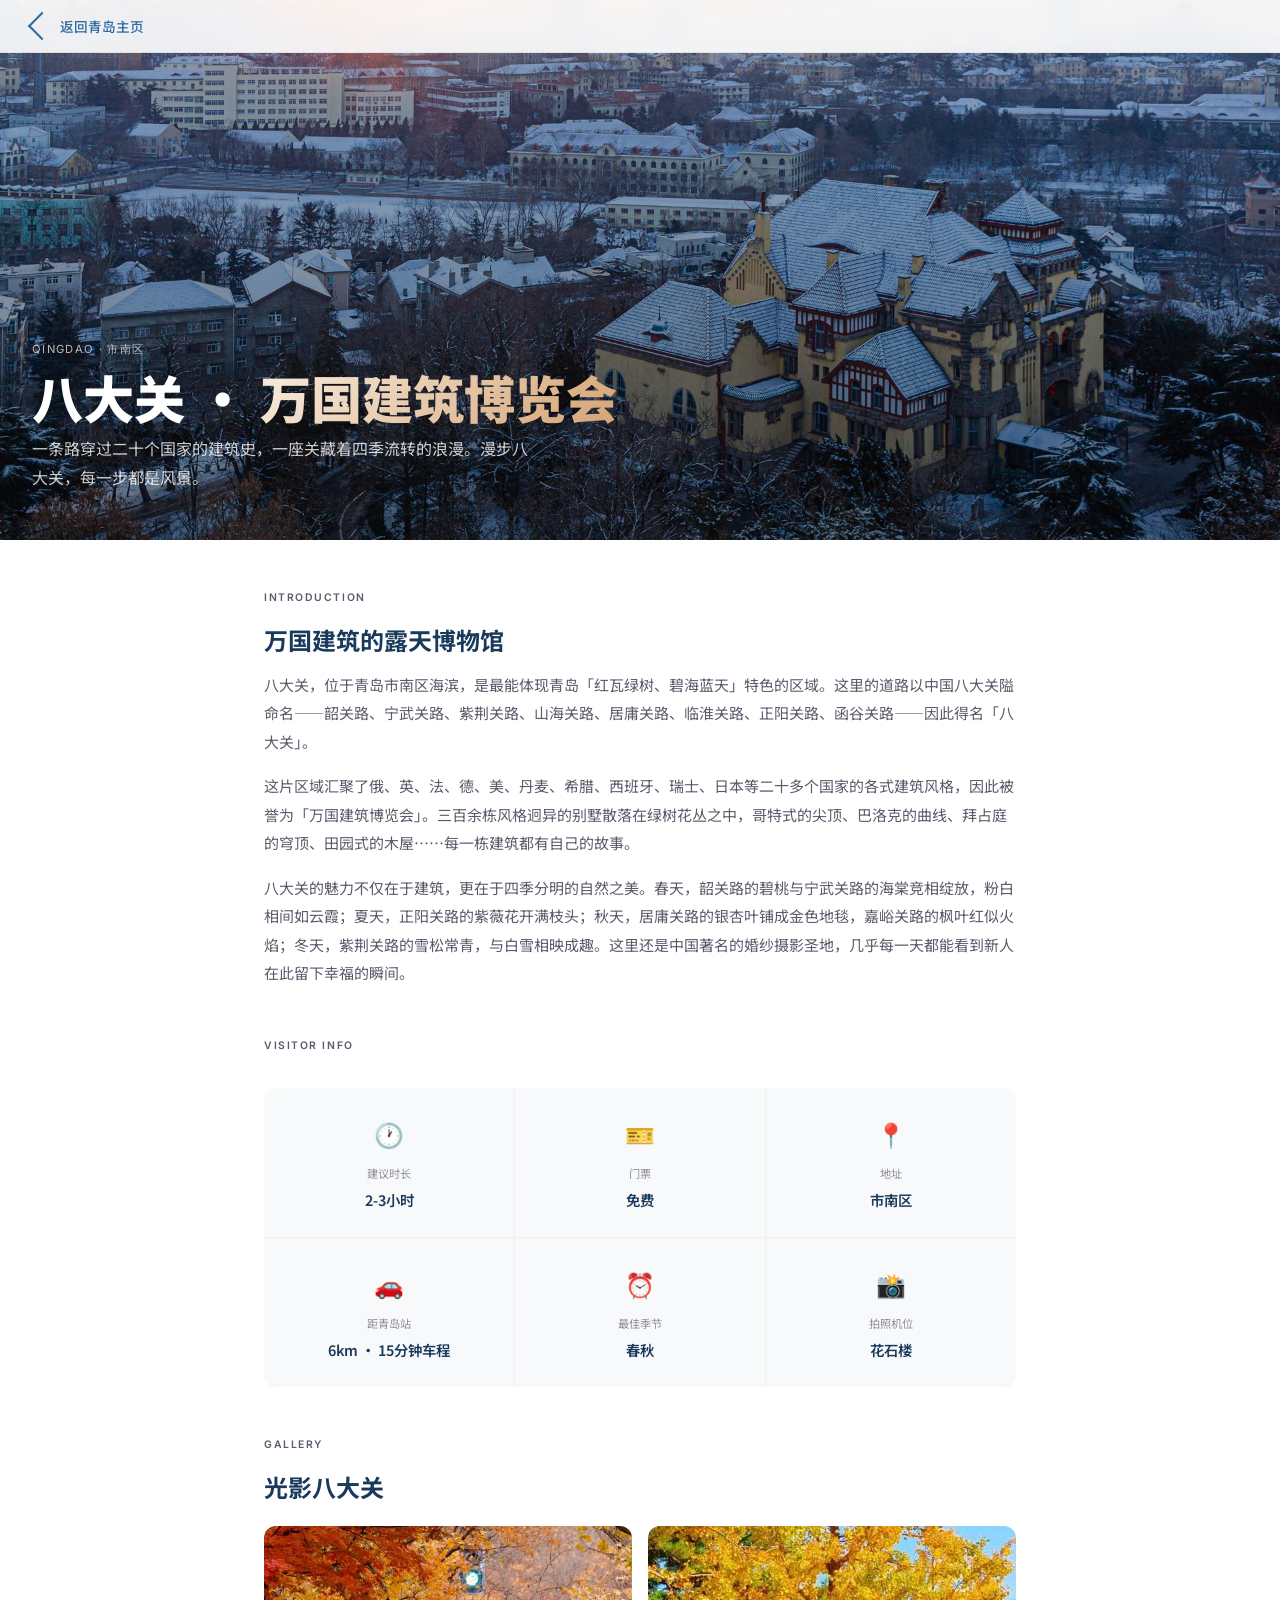
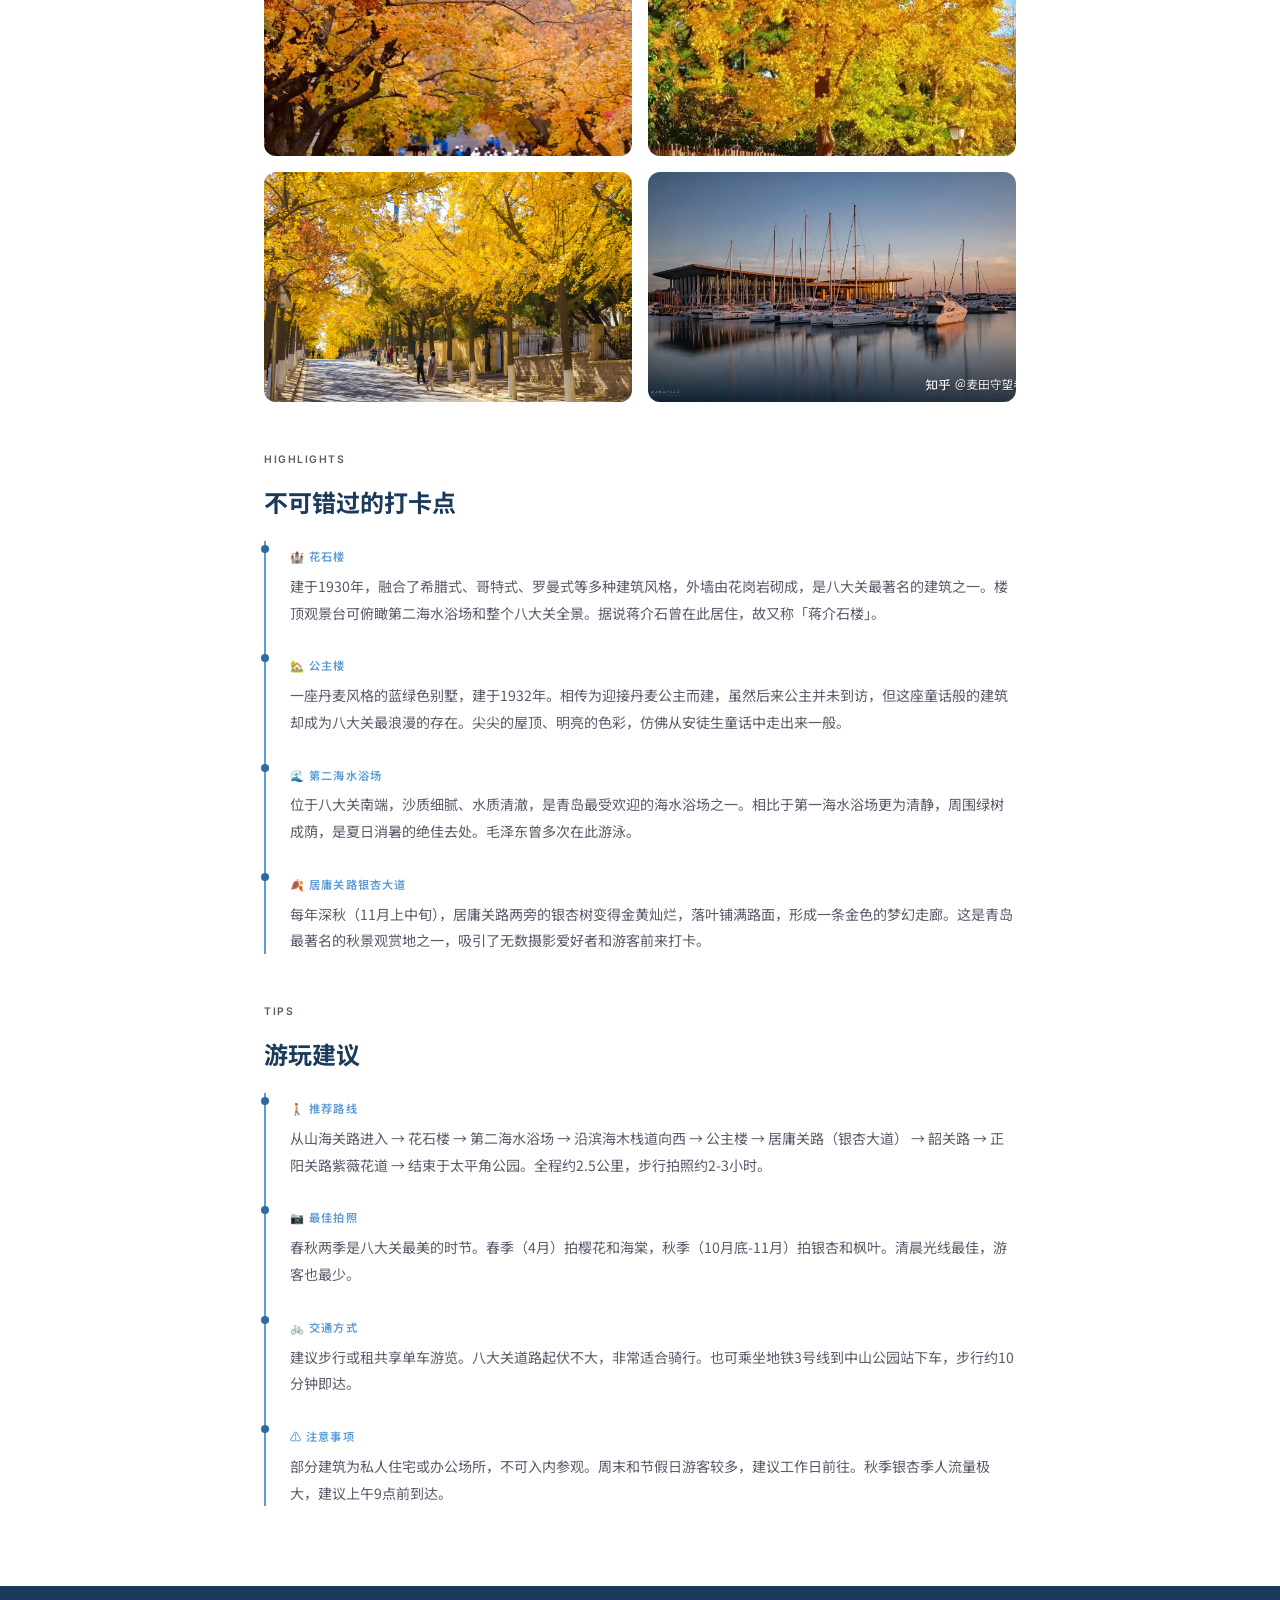
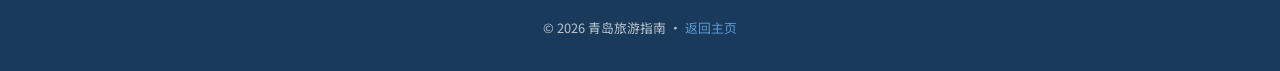
<file: attraction-badaguan.html>
<!DOCTYPE html>
<html lang="zh-CN">
<head>
    <meta charset="UTF-8">
    <meta name="viewport" content="width=device-width, initial-scale=1.0">
    <title>八大关 · 万国建筑博览会 | 青岛</title>
    <meta name="description" content="青岛八大关 — 万国建筑博览会，春花秋叶的浪漫街区。">
    <link rel="preconnect" href="https://fonts.googleapis.com">
    <link rel="preconnect" href="https://fonts.gstatic.com" crossorigin>
    <link href="https://fonts.googleapis.com/css2?family=Noto+Sans+SC:wght@300;400;500;700;900&family=Inter:wght@300;400;600;700&display=swap" rel="stylesheet">
    <style>
        *, *::before, *::after { margin: 0; padding: 0; box-sizing: border-box; }
        html { scroll-behavior: smooth; }
        body {
            font-family: 'Noto Sans SC', -apple-system, 'PingFang SC', sans-serif;
            color: #4a4a5a;
            background: #ffffff;
            line-height: 1.8;
            font-size: 15px;
            -webkit-font-smoothing: antialiased;
        }
        img { display: block; max-width: 100%; height: auto; }
        a { text-decoration: none; color: inherit; }

        :root {
            --blue-deep: #1a3a5c;
            --blue-mid: #2d6a9f;
            --blue-light: #5b9bd5;
            --warm: #d4a373;
            --radius: 12px;
            --radius-lg: 20px;
            --shadow: 0 2px 20px rgba(0,0,0,0.06);
            --shadow-lg: 0 8px 40px rgba(0,0,0,0.10);
        }

        /* ===== Page Transition ===== */
        .page-transition {
            position: fixed; inset: 0; z-index: 9999;
            background: var(--blue-deep);
            pointer-events: none;
            opacity: 0;
            transition: opacity 0.45s ease;
        }
        .page-transition.active { opacity: 1; }

        /* ===== Back Button ===== */
        .back-bar {
            position: fixed; top: 0; left: 0; right: 0;
            z-index: 100;
            display: flex; align-items: center;
            padding: 1rem 2rem;
            background: rgba(255,255,255,0.9);
            backdrop-filter: blur(12px);
            border-bottom: 1px solid rgba(0,0,0,0.06);
        }
        .back-btn {
            display: inline-flex; align-items: center; gap: 0.5rem;
            font-size: 0.85rem; font-weight: 500;
            color: var(--blue-mid);
            cursor: pointer;
            transition: gap 0.2s;
            background: none; border: none; font-family: inherit;
        }
        .back-btn:hover { gap: 0.75rem; }
        .back-arrow {
            display: inline-block; width: 20px; height: 20px;
            border-left: 2px solid var(--blue-mid);
            border-bottom: 2px solid var(--blue-mid);
            transform: rotate(45deg);
        }

        /* ===== Hero ===== */
        .hero {
            position: relative; height: 60vh; min-height: 400px;
            overflow: hidden;
            background: url('photos/八大关.jpg') center/cover;
        }
        .hero-overlay {
            position: absolute; inset: 0;
            background: linear-gradient(to bottom, rgba(0,0,0,0.2), rgba(0,0,0,0.5));
        }
        .hero-content {
            position: absolute; bottom: 3rem; left: 2rem; right: 2rem;
            z-index: 1; color: #fff;
            max-width: 700px;
            animation: fadeUp 0.8s ease-out;
        }
        .hero-breadcrumb {
            font-family: 'Inter', sans-serif;
            font-size: 0.7rem; text-transform: uppercase; letter-spacing: 0.12em;
            opacity: 0.7; margin-bottom: 0.5rem;
        }
        .hero h1 {
            font-size: clamp(2rem, 5vw, 3.2rem);
            font-weight: 900;
            line-height: 1.15;
            margin-bottom: 0.5rem;
        }
        .hero h1 .accent {
            background: linear-gradient(135deg, #f8ede0, #d4a373);
            -webkit-background-clip: text;
            -webkit-text-fill-color: transparent;
            background-clip: text;
        }
        .hero p {
            font-size: 1rem; opacity: 0.8;
            max-width: 500px;
        }

        @keyframes fadeUp {
            from { opacity: 0; transform: translateY(20px); }
            to { opacity: 1; transform: translateY(0); }
        }

        /* ===== Content ===== */
        .content { max-width: 800px; margin: 0 auto; padding: 3rem 1.5rem 5rem; }
        .section { margin-bottom: 3rem; }
        .section:last-child { margin-bottom: 0; }
        .section-label {
            font-family: 'Inter', sans-serif;
            font-size: 0.65rem; font-weight: 600;
            text-transform: uppercase; letter-spacing: 0.15em;
            color: var(--blue-light);
            margin-bottom: 0.75rem;
        }
        .section h2 {
            font-size: 1.5rem; font-weight: 700;
            color: var(--blue-deep);
            margin-bottom: 1rem;
            line-height: 1.3;
        }
        .section p {
            color: #5a5a6a;
            margin-bottom: 1rem;
            line-height: 1.9;
        }
        .section p:last-child { margin-bottom: 0; }

        /* ===== Info Grid ===== */
        .info-grid {
            display: grid;
            grid-template-columns: repeat(3, 1fr);
            gap: 1px;
            background: rgba(0,0,0,0.06);
            border-radius: var(--radius);
            overflow: hidden;
            margin: 2rem 0;
        }
        .info-item {
            background: #f8f9fa;
            padding: 1.5rem 1rem;
            text-align: center;
        }
        .info-item .icon { font-size: 1.5rem; margin-bottom: 0.5rem; }
        .info-item .label { font-size: 0.7rem; color: #8e8e9a; margin-bottom: 0.25rem; }
        .info-item .value { font-size: 0.9rem; font-weight: 600; color: var(--blue-deep); }

        /* ===== Photo Gallery ===== */
        .gallery-grid-detail {
            display: grid;
            grid-template-columns: repeat(2, 1fr);
            gap: 1rem;
            margin-top: 1.5rem;
        }
        .gallery-grid-detail .photo {
            border-radius: var(--radius);
            aspect-ratio: 16/10;
            overflow: hidden;
            transition: transform 0.3s;
        }
        .gallery-grid-detail .photo:hover { transform: scale(1.02); }
        .gallery-grid-detail .photo img { width: 100%; height: 100%; object-fit: cover; }

        /* ===== Timeline ===== */
        .timeline-detail { margin-top: 1.5rem; }
        .timeline-detail .item {
            padding-left: 1.5rem;
            border-left: 2px solid var(--blue-light);
            padding-bottom: 1.5rem;
            position: relative;
        }
        .timeline-detail .item:last-child { padding-bottom: 0; }
        .timeline-detail .item::before {
            content: ''; position: absolute;
            left: -5px; top: 4px;
            width: 8px; height: 8px;
            background: var(--blue-mid);
            border-radius: 50%;
        }
        .timeline-detail .item .time {
            font-size: 0.7rem; font-weight: 600; color: var(--blue-light);
            text-transform: uppercase; letter-spacing: 0.1em;
        }
        .timeline-detail .item p {
            font-size: 0.88rem; margin-top: 0.3rem;
        }

        /* ===== Footer ===== */
        .footer {
            background: var(--blue-deep);
            color: rgba(255,255,255,0.7);
            padding: 2rem 1.5rem;
            text-align: center;
        }
        .footer p { font-size: 0.8rem; line-height: 1.6; }

        /* ===== Responsive ===== */
        @media (max-width: 640px) {
            .info-grid { grid-template-columns: 1fr; }
            .gallery-grid-detail { grid-template-columns: 1fr; }
            .hero { height: 50vh; min-height: 350px; }
            .hero-content { bottom: 2rem; left: 1.5rem; right: 1.5rem; }
        }
    </style>
</head>
<body>
    <div class="page-transition" id="pageTransition"></div>

    <!-- ===== 返回栏 ===== -->
    <div class="back-bar">
        <button class="back-btn" onclick="goBack()">
            <span class="back-arrow"></span>
            返回青岛主页
        </button>
    </div>

    <!-- ===== Hero ===== -->
    <section class="hero">
        <div class="hero-overlay"></div>
        <div class="hero-content">
            <div class="hero-breadcrumb">Qingdao · 市南区</div>
            <h1>八大关 · <span class="accent">万国建筑博览会</span></h1>
            <p>一条路穿过二十个国家的建筑史，一座关藏着四季流转的浪漫。漫步八大关，每一步都是风景。</p>
        </div>
    </section>

    <!-- ===== 内容 ===== -->
    <div class="content">

        <!-- 简介 -->
        <div class="section">
            <p class="section-label">Introduction</p>
            <h2>万国建筑的露天博物馆</h2>
            <p>八大关，位于青岛市南区海滨，是最能体现青岛「红瓦绿树、碧海蓝天」特色的区域。这里的道路以中国八大关隘命名——韶关路、宁武关路、紫荆关路、山海关路、居庸关路、临淮关路、正阳关路、函谷关路——因此得名「八大关」。</p>
            <p>这片区域汇聚了俄、英、法、德、美、丹麦、希腊、西班牙、瑞士、日本等二十多个国家的各式建筑风格，因此被誉为「万国建筑博览会」。三百余栋风格迥异的别墅散落在绿树花丛之中，哥特式的尖顶、巴洛克的曲线、拜占庭的穹顶、田园式的木屋……每一栋建筑都有自己的故事。</p>
            <p>八大关的魅力不仅在于建筑，更在于四季分明的自然之美。春天，韶关路的碧桃与宁武关路的海棠竞相绽放，粉白相间如云霞；夏天，正阳关路的紫薇花开满枝头；秋天，居庸关路的银杏叶铺成金色地毯，嘉峪关路的枫叶红似火焰；冬天，紫荆关路的雪松常青，与白雪相映成趣。这里还是中国著名的婚纱摄影圣地，几乎每一天都能看到新人在此留下幸福的瞬间。</p>
        </div>

        <!-- 实用信息 -->
        <div class="section">
            <p class="section-label">Visitor Info</p>
            <div class="info-grid">
                <div class="info-item">
                    <div class="icon">🕐</div>
                    <div class="label">建议时长</div>
                    <div class="value">2-3小时</div>
                </div>
                <div class="info-item">
                    <div class="icon">🎫</div>
                    <div class="label">门票</div>
                    <div class="value">免费</div>
                </div>
                <div class="info-item">
                    <div class="icon">📍</div>
                    <div class="label">地址</div>
                    <div class="value">市南区</div>
                </div>
                <div class="info-item">
                    <div class="icon">🚗</div>
                    <div class="label">距青岛站</div>
                    <div class="value">6km · 15分钟车程</div>
                </div>
                <div class="info-item">
                    <div class="icon">⏰</div>
                    <div class="label">最佳季节</div>
                    <div class="value">春秋</div>
                </div>
                <div class="info-item">
                    <div class="icon">📸</div>
                    <div class="label">拍照机位</div>
                    <div class="value">花石楼</div>
                </div>
            </div>
        </div>

        <!-- 图集 -->
        <div class="section">
            <p class="section-label">Gallery</p>
            <h2>光影八大关</h2>
            <div class="gallery-grid-detail">
                <div class="photo"><img src="photos/八大关-2.webp" alt="八大关街景" loading="lazy"></div>
                <div class="photo"><img src="photos/八大关-银杏叶.webp" alt="八大关银杏" loading="lazy"></div>
                <div class="photo"><img src="photos/青岛八大关秋色.jpg" alt="八大关秋色" loading="lazy"></div>
                <div class="photo"><img src="photos/奥帆中心.webp" alt="奥帆中心远景" loading="lazy"></div>
            </div>
            <!-- 🔵 更多八大关照片可添加在此处 -->
        </div>

        <!-- 必访景点 -->
        <div class="section">
            <p class="section-label">Highlights</p>
            <h2>不可错过的打卡点</h2>

            <div class="timeline-detail">
                <div class="item">
                    <span class="time">🏰 花石楼</span>
                    <p>建于1930年，融合了希腊式、哥特式、罗曼式等多种建筑风格，外墙由花岗岩砌成，是八大关最著名的建筑之一。楼顶观景台可俯瞰第二海水浴场和整个八大关全景。据说蒋介石曾在此居住，故又称「蒋介石楼」。</p>
                </div>
                <div class="item">
                    <span class="time">🏡 公主楼</span>
                    <p>一座丹麦风格的蓝绿色别墅，建于1932年。相传为迎接丹麦公主而建，虽然后来公主并未到访，但这座童话般的建筑却成为八大关最浪漫的存在。尖尖的屋顶、明亮的色彩，仿佛从安徒生童话中走出来一般。</p>
                </div>
                <div class="item">
                    <span class="time">🌊 第二海水浴场</span>
                    <p>位于八大关南端，沙质细腻、水质清澈，是青岛最受欢迎的海水浴场之一。相比于第一海水浴场更为清静，周围绿树成荫，是夏日消暑的绝佳去处。毛泽东曾多次在此游泳。</p>
                </div>
                <div class="item">
                    <span class="time">🍂 居庸关路银杏大道</span>
                    <p>每年深秋（11月上中旬），居庸关路两旁的银杏树变得金黄灿烂，落叶铺满路面，形成一条金色的梦幻走廊。这是青岛最著名的秋景观赏地之一，吸引了无数摄影爱好者和游客前来打卡。</p>
                </div>
            </div>
        </div>

        <!-- 游玩路线 -->
        <div class="section">
            <p class="section-label">Tips</p>
            <h2>游玩建议</h2>
            <div class="timeline-detail">
                <div class="item">
                    <span class="time">🚶 推荐路线</span>
                    <p>从山海关路进入 → 花石楼 → 第二海水浴场 → 沿滨海木栈道向西 → 公主楼 → 居庸关路（银杏大道） → 韶关路 → 正阳关路紫薇花道 → 结束于太平角公园。全程约2.5公里，步行拍照约2-3小时。</p>
                </div>
                <div class="item">
                    <span class="time">📷 最佳拍照</span>
                    <p>春秋两季是八大关最美的时节。春季（4月）拍樱花和海棠，秋季（10月底-11月）拍银杏和枫叶。清晨光线最佳，游客也最少。</p>
                </div>
                <div class="item">
                    <span class="time">🚲 交通方式</span>
                    <p>建议步行或租共享单车游览。八大关道路起伏不大，非常适合骑行。也可乘坐地铁3号线到中山公园站下车，步行约10分钟即达。</p>
                </div>
                <div class="item">
                    <span class="time">⚠️ 注意事项</span>
                    <p>部分建筑为私人住宅或办公场所，不可入内参观。周末和节假日游客较多，建议工作日前往。秋季银杏季人流量极大，建议上午9点前到达。</p>
                </div>
            </div>
        </div>

    </div>

    <!-- ===== Footer ===== -->
    <footer class="footer">
        <p>© 2026 青岛旅游指南 · <span style="cursor:pointer;color:var(--blue-light);" onclick="goBack()">返回主页</span></p>
    </footer>

    <script>
        const pt = document.getElementById('pageTransition');
        function goBack() {
            pt.classList.add('active');
            setTimeout(() => { window.location.href = 'qingdao.html'; }, 450);
        }
    </script>
</body>
</html>
</file>
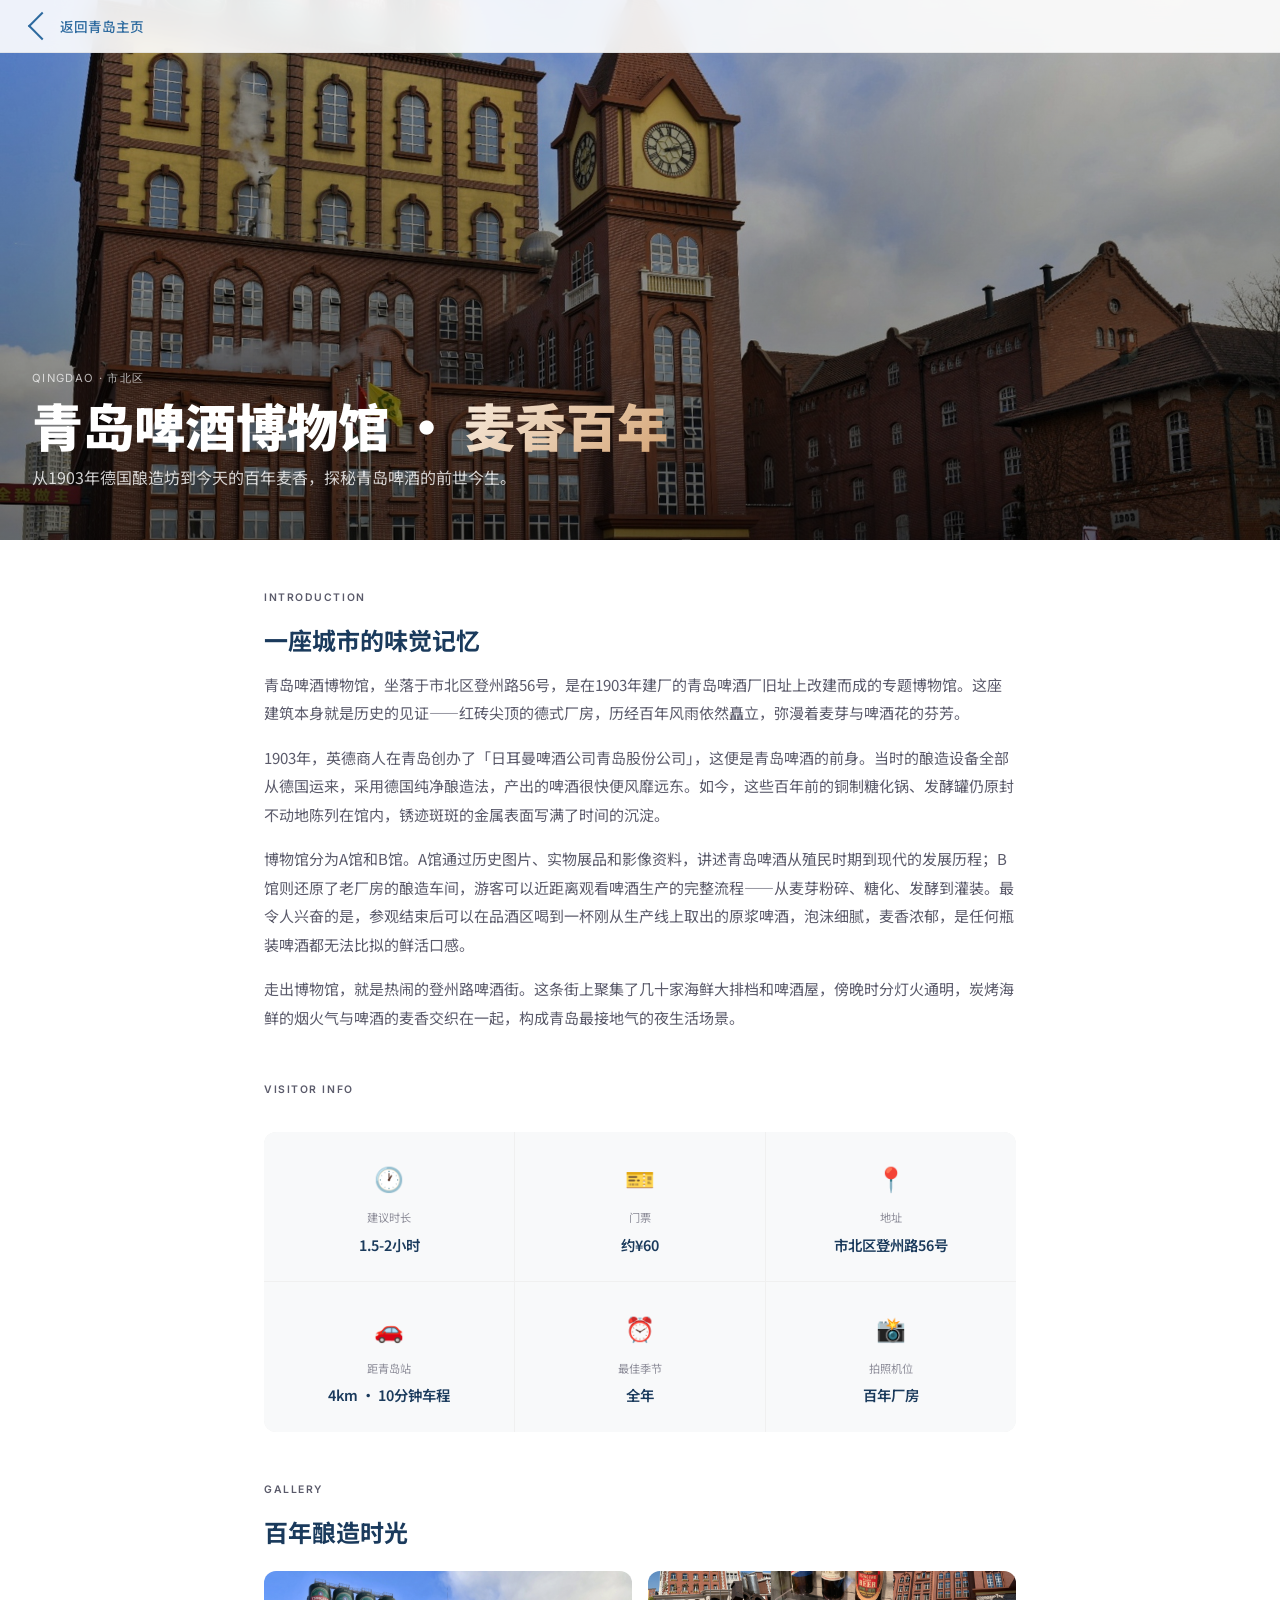
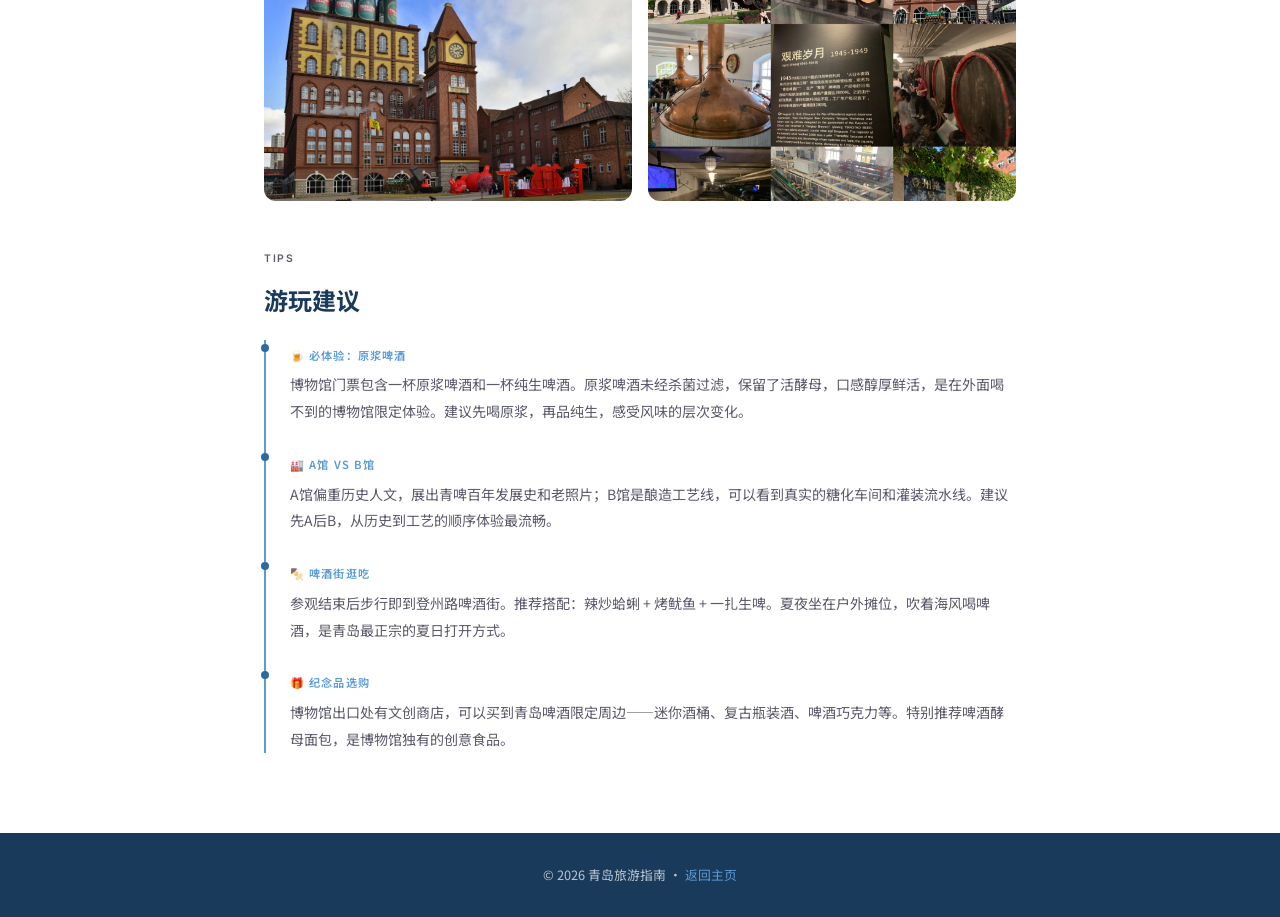
<file: attraction-beer.html>
<!DOCTYPE html>
<html lang="zh-CN">
<head>
    <meta charset="UTF-8">
    <meta name="viewport" content="width=device-width, initial-scale=1.0">
    <title>青岛啤酒博物馆 · 麦香百年 | 青岛</title>
    <meta name="description" content="青岛啤酒博物馆 — 从1903年德国酿造坊到今天的百年麦香，探秘青岛啤酒的前世今生。">
    <link rel="preconnect" href="https://fonts.googleapis.com">
    <link rel="preconnect" href="https://fonts.gstatic.com" crossorigin>
    <link href="https://fonts.googleapis.com/css2?family=Noto+Sans+SC:wght@300;400;500;700;900&family=Inter:wght@300;400;600;700&display=swap" rel="stylesheet">
    <style>
        *, *::before, *::after { margin: 0; padding: 0; box-sizing: border-box; }
        html { scroll-behavior: smooth; }
        body {
            font-family: 'Noto Sans SC', -apple-system, 'PingFang SC', sans-serif;
            color: #4a4a5a;
            background: #ffffff;
            line-height: 1.8;
            font-size: 15px;
            -webkit-font-smoothing: antialiased;
        }
        img { display: block; max-width: 100%; height: auto; }
        a { text-decoration: none; color: inherit; }

        :root {
            --blue-deep: #1a3a5c;
            --blue-mid: #2d6a9f;
            --blue-light: #5b9bd5;
            --warm: #d4a373;
            --radius: 12px;
            --radius-lg: 20px;
            --shadow: 0 2px 20px rgba(0,0,0,0.06);
            --shadow-lg: 0 8px 40px rgba(0,0,0,0.10);
        }

        /* ===== Page Transition ===== */
        .page-transition {
            position: fixed; inset: 0; z-index: 9999;
            background: var(--blue-deep);
            pointer-events: none;
            opacity: 0;
            transition: opacity 0.45s ease;
        }
        .page-transition.active { opacity: 1; }

        /* ===== Back Button ===== */
        .back-bar {
            position: fixed; top: 0; left: 0; right: 0;
            z-index: 100;
            display: flex; align-items: center;
            padding: 1rem 2rem;
            background: rgba(255,255,255,0.9);
            backdrop-filter: blur(12px);
            border-bottom: 1px solid rgba(0,0,0,0.06);
        }
        .back-btn {
            display: inline-flex; align-items: center; gap: 0.5rem;
            font-size: 0.85rem; font-weight: 500;
            color: var(--blue-mid);
            cursor: pointer;
            transition: gap 0.2s;
            background: none; border: none; font-family: inherit;
        }
        .back-btn:hover { gap: 0.75rem; }
        .back-arrow {
            display: inline-block; width: 20px; height: 20px;
            border-left: 2px solid var(--blue-mid);
            border-bottom: 2px solid var(--blue-mid);
            transform: rotate(45deg);
        }

        /* ===== Hero ===== */
        .hero {
            position: relative; height: 60vh; min-height: 400px;
            overflow: hidden;
            background: url('photos/青岛啤酒博物馆.jpg') center/cover;
        }
        .hero-overlay {
            position: absolute; inset: 0;
            background: linear-gradient(to bottom, rgba(0,0,0,0.2), rgba(0,0,0,0.55));
        }
        .hero-content {
            position: absolute; bottom: 3rem; left: 2rem; right: 2rem;
            z-index: 1; color: #fff;
            max-width: 700px;
            animation: fadeUp 0.8s ease-out;
        }
        .hero-breadcrumb {
            font-family: 'Inter', sans-serif;
            font-size: 0.7rem; text-transform: uppercase; letter-spacing: 0.12em;
            opacity: 0.7; margin-bottom: 0.5rem;
        }
        .hero h1 {
            font-size: clamp(2rem, 5vw, 3.2rem);
            font-weight: 900;
            line-height: 1.15;
            margin-bottom: 0.5rem;
        }
        .hero h1 .accent {
            background: linear-gradient(135deg, #f8ede0, #d4a373);
            -webkit-background-clip: text;
            -webkit-text-fill-color: transparent;
            background-clip: text;
        }
        .hero p {
            font-size: 1rem; opacity: 0.8;
            max-width: 500px;
        }

        @keyframes fadeUp {
            from { opacity: 0; transform: translateY(20px); }
            to { opacity: 1; transform: translateY(0); }
        }

        /* ===== Content ===== */
        .content { max-width: 800px; margin: 0 auto; padding: 3rem 1.5rem 5rem; }
        .section { margin-bottom: 3rem; }
        .section:last-child { margin-bottom: 0; }
        .section-label {
            font-family: 'Inter', sans-serif;
            font-size: 0.65rem; font-weight: 600;
            text-transform: uppercase; letter-spacing: 0.15em;
            color: var(--blue-light);
            margin-bottom: 0.75rem;
        }
        .section h2 {
            font-size: 1.5rem; font-weight: 700;
            color: var(--blue-deep);
            margin-bottom: 1rem;
            line-height: 1.3;
        }
        .section p {
            color: #5a5a6a;
            margin-bottom: 1rem;
            line-height: 1.9;
        }
        .section p:last-child { margin-bottom: 0; }

        /* ===== Info Grid ===== */
        .info-grid {
            display: grid;
            grid-template-columns: repeat(3, 1fr);
            gap: 1px;
            background: rgba(0,0,0,0.06);
            border-radius: var(--radius);
            overflow: hidden;
            margin: 2rem 0;
        }
        .info-item {
            background: #f8f9fa;
            padding: 1.5rem 1rem;
            text-align: center;
        }
        .info-item .icon { font-size: 1.5rem; margin-bottom: 0.5rem; }
        .info-item .label { font-size: 0.7rem; color: #8e8e9a; margin-bottom: 0.25rem; }
        .info-item .value { font-size: 0.9rem; font-weight: 600; color: var(--blue-deep); }

        /* ===== Photo Gallery ===== */
        .gallery-grid-detail {
            display: grid;
            grid-template-columns: repeat(2, 1fr);
            gap: 1rem;
            margin-top: 1.5rem;
        }
        .gallery-grid-detail .photo {
            border-radius: var(--radius);
            aspect-ratio: 16/10;
            overflow: hidden;
            transition: transform 0.3s;
        }
        .gallery-grid-detail .photo:hover { transform: scale(1.02); }
        .gallery-grid-detail .photo img { width: 100%; height: 100%; object-fit: cover; }

        /* ===== Timeline ===== */
        .timeline-detail { margin-top: 1.5rem; }
        .timeline-detail .item {
            padding-left: 1.5rem;
            border-left: 2px solid var(--blue-light);
            padding-bottom: 1.5rem;
            position: relative;
        }
        .timeline-detail .item:last-child { padding-bottom: 0; }
        .timeline-detail .item::before {
            content: ''; position: absolute;
            left: -5px; top: 4px;
            width: 8px; height: 8px;
            background: var(--blue-mid);
            border-radius: 50%;
        }
        .timeline-detail .item .time {
            font-size: 0.7rem; font-weight: 600; color: var(--blue-light);
            text-transform: uppercase; letter-spacing: 0.1em;
        }
        .timeline-detail .item p {
            font-size: 0.88rem; margin-top: 0.3rem;
        }

        /* ===== Footer ===== */
        .footer {
            background: var(--blue-deep);
            color: rgba(255,255,255,0.7);
            padding: 2rem 1.5rem;
            text-align: center;
        }
        .footer p { font-size: 0.8rem; line-height: 1.6; }

        /* ===== Responsive ===== */
        @media (max-width: 640px) {
            .info-grid { grid-template-columns: 1fr; }
            .gallery-grid-detail { grid-template-columns: 1fr; }
            .hero { height: 50vh; min-height: 350px; }
            .hero-content { bottom: 2rem; left: 1.5rem; right: 1.5rem; }
        }
    </style>
</head>
<body>
    <div class="page-transition" id="pageTransition"></div>

    <!-- ===== 返回栏 ===== -->
    <div class="back-bar">
        <button class="back-btn" onclick="goBack()">
            <span class="back-arrow"></span>
            返回青岛主页
        </button>
    </div>

    <!-- ===== Hero ===== -->
    <section class="hero">
        <div class="hero-overlay"></div>
        <div class="hero-content">
            <div class="hero-breadcrumb">Qingdao · 市北区</div>
            <h1>青岛啤酒博物馆 · <span class="accent">麦香百年</span></h1>
            <p>从1903年德国酿造坊到今天的百年麦香，探秘青岛啤酒的前世今生。</p>
        </div>
    </section>

    <!-- ===== 内容 ===== -->
    <div class="content">

        <!-- 简介 -->
        <div class="section">
            <p class="section-label">Introduction</p>
            <h2>一座城市的味觉记忆</h2>
            <p>青岛啤酒博物馆，坐落于市北区登州路56号，是在1903年建厂的青岛啤酒厂旧址上改建而成的专题博物馆。这座建筑本身就是历史的见证——红砖尖顶的德式厂房，历经百年风雨依然矗立，弥漫着麦芽与啤酒花的芬芳。</p>
            <p>1903年，英德商人在青岛创办了「日耳曼啤酒公司青岛股份公司」，这便是青岛啤酒的前身。当时的酿造设备全部从德国运来，采用德国纯净酿造法，产出的啤酒很快便风靡远东。如今，这些百年前的铜制糖化锅、发酵罐仍原封不动地陈列在馆内，锈迹斑斑的金属表面写满了时间的沉淀。</p>
            <p>博物馆分为A馆和B馆。A馆通过历史图片、实物展品和影像资料，讲述青岛啤酒从殖民时期到现代的发展历程；B馆则还原了老厂房的酿造车间，游客可以近距离观看啤酒生产的完整流程——从麦芽粉碎、糖化、发酵到灌装。最令人兴奋的是，参观结束后可以在品酒区喝到一杯刚从生产线上取出的原浆啤酒，泡沫细腻，麦香浓郁，是任何瓶装啤酒都无法比拟的鲜活口感。</p>
            <p>走出博物馆，就是热闹的登州路啤酒街。这条街上聚集了几十家海鲜大排档和啤酒屋，傍晚时分灯火通明，炭烤海鲜的烟火气与啤酒的麦香交织在一起，构成青岛最接地气的夜生活场景。</p>
        </div>

        <!-- 实用信息 -->
        <div class="section">
            <p class="section-label">Visitor Info</p>
            <div class="info-grid">
                <div class="info-item">
                    <div class="icon">🕐</div>
                    <div class="label">建议时长</div>
                    <div class="value">1.5-2小时</div>
                </div>
                <div class="info-item">
                    <div class="icon">🎫</div>
                    <div class="label">门票</div>
                    <div class="value">约¥60</div>
                </div>
                <div class="info-item">
                    <div class="icon">📍</div>
                    <div class="label">地址</div>
                    <div class="value">市北区登州路56号</div>
                </div>
                <div class="info-item">
                    <div class="icon">🚗</div>
                    <div class="label">距青岛站</div>
                    <div class="value">4km · 10分钟车程</div>
                </div>
                <div class="info-item">
                    <div class="icon">⏰</div>
                    <div class="label">最佳季节</div>
                    <div class="value">全年</div>
                </div>
                <div class="info-item">
                    <div class="icon">📸</div>
                    <div class="label">拍照机位</div>
                    <div class="value">百年厂房</div>
                </div>
            </div>
        </div>

        <!-- 图集 -->
        <div class="section">
            <p class="section-label">Gallery</p>
            <h2>百年酿造时光</h2>
            <div class="gallery-grid-detail">
                <div class="photo"><img src="photos/青岛啤酒博物馆.jpg" alt="青岛啤酒博物馆外景" loading="lazy"></div>
                <div class="photo"><img src="photos/青岛啤酒博物馆-2.jpg" alt="博物馆内部酿造设备" loading="lazy"></div>
                <!-- 🔵 如有多余的啤酒博物馆照片，可以继续添加在此处 -->
            </div>
        </div>

        <!-- 游玩路线 -->
        <div class="section">
            <p class="section-label">Tips</p>
            <h2>游玩建议</h2>
            <div class="timeline-detail">
                <div class="item">
                    <span class="time">🍺 必体验：原浆啤酒</span>
                    <p>博物馆门票包含一杯原浆啤酒和一杯纯生啤酒。原浆啤酒未经杀菌过滤，保留了活酵母，口感醇厚鲜活，是在外面喝不到的博物馆限定体验。建议先喝原浆，再品纯生，感受风味的层次变化。</p>
                </div>
                <div class="item">
                    <span class="time">🏭 A馆 vs B馆</span>
                    <p>A馆偏重历史人文，展出青啤百年发展史和老照片；B馆是酿造工艺线，可以看到真实的糖化车间和灌装流水线。建议先A后B，从历史到工艺的顺序体验最流畅。</p>
                </div>
                <div class="item">
                    <span class="time">🍢 啤酒街逛吃</span>
                    <p>参观结束后步行即到登州路啤酒街。推荐搭配：辣炒蛤蜊 + 烤鱿鱼 + 一扎生啤。夏夜坐在户外摊位，吹着海风喝啤酒，是青岛最正宗的夏日打开方式。</p>
                </div>
                <div class="item">
                    <span class="time">🎁 纪念品选购</span>
                    <p>博物馆出口处有文创商店，可以买到青岛啤酒限定周边——迷你酒桶、复古瓶装酒、啤酒巧克力等。特别推荐啤酒酵母面包，是博物馆独有的创意食品。</p>
                </div>
            </div>
        </div>

    </div>

    <!-- ===== Footer ===== -->
    <footer class="footer">
        <p>© 2026 青岛旅游指南 · <span style="cursor:pointer;color:var(--blue-light);" onclick="goBack()">返回主页</span></p>
    </footer>

    <script>
        const pt = document.getElementById('pageTransition');
        function goBack() {
            pt.classList.add('active');
            setTimeout(() => { window.location.href = 'qingdao.html'; }, 450);
        }
    </script>
</body>
</html>
</file>
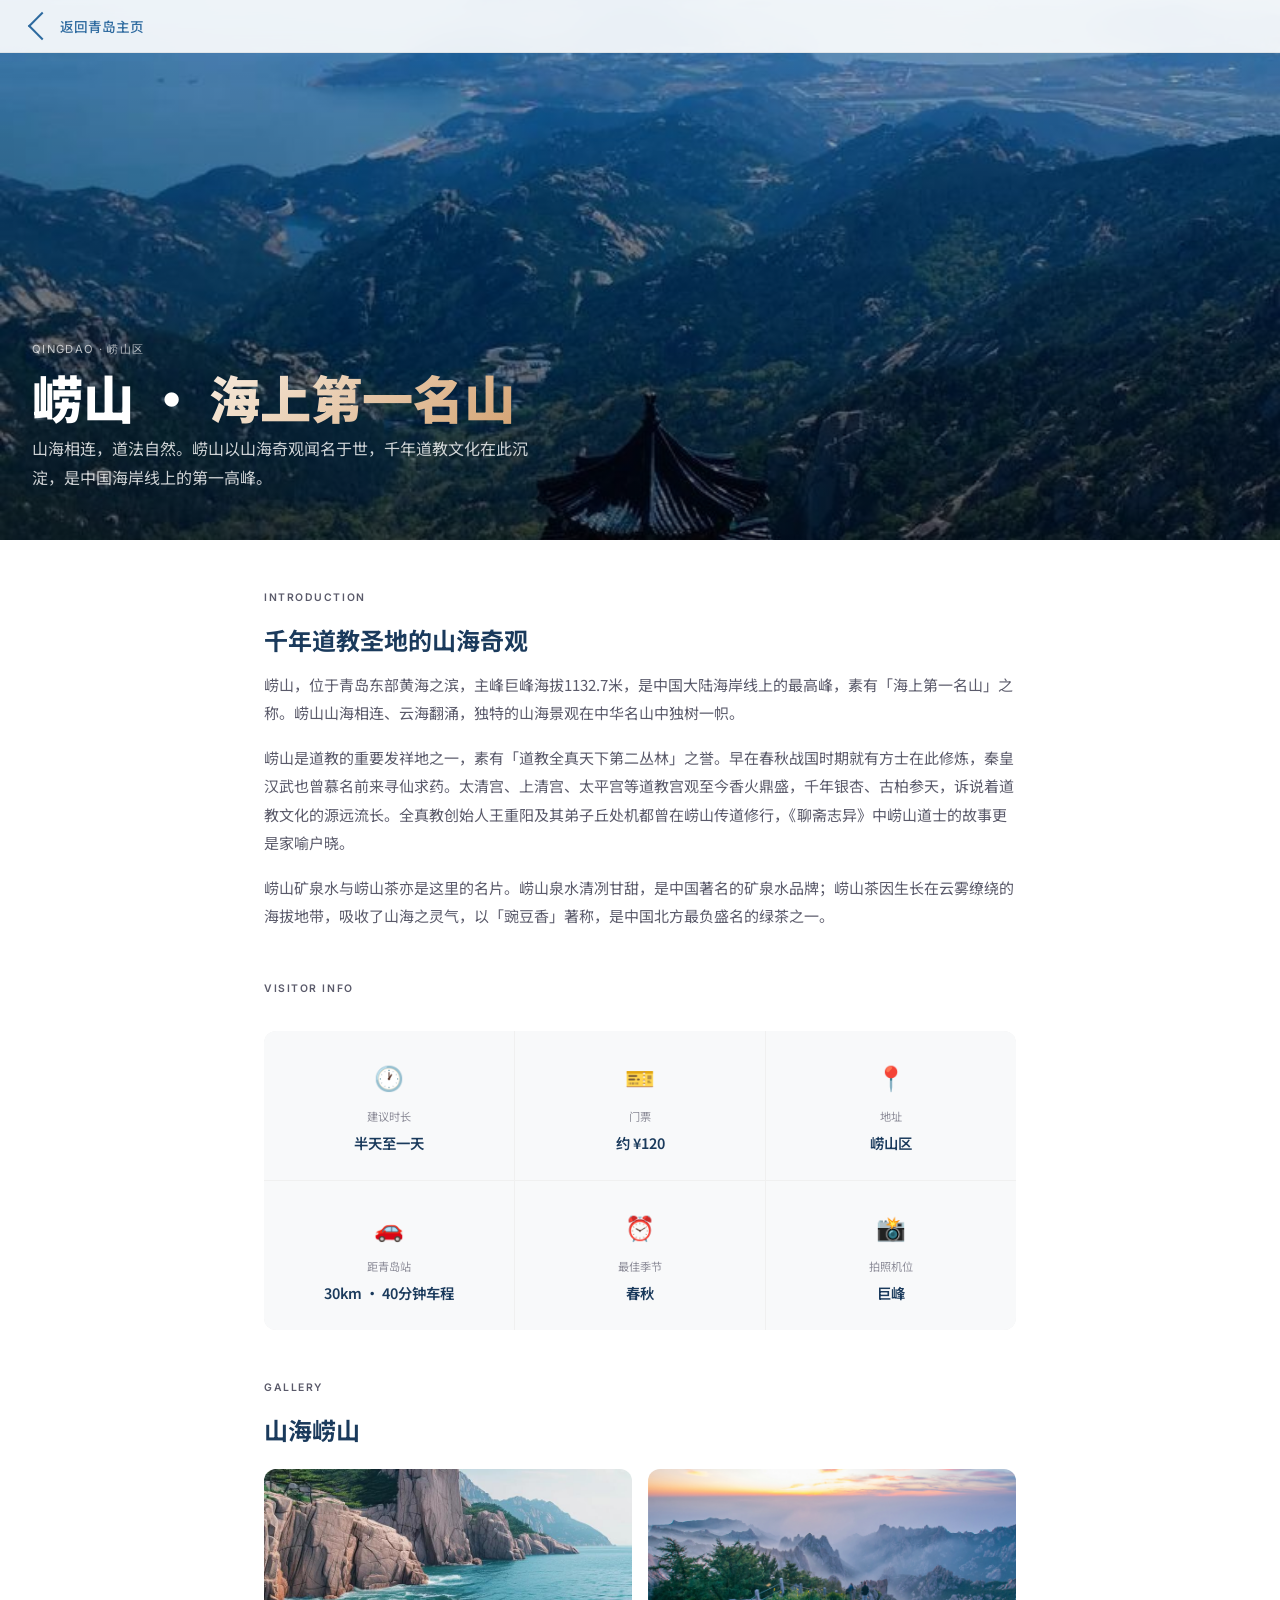
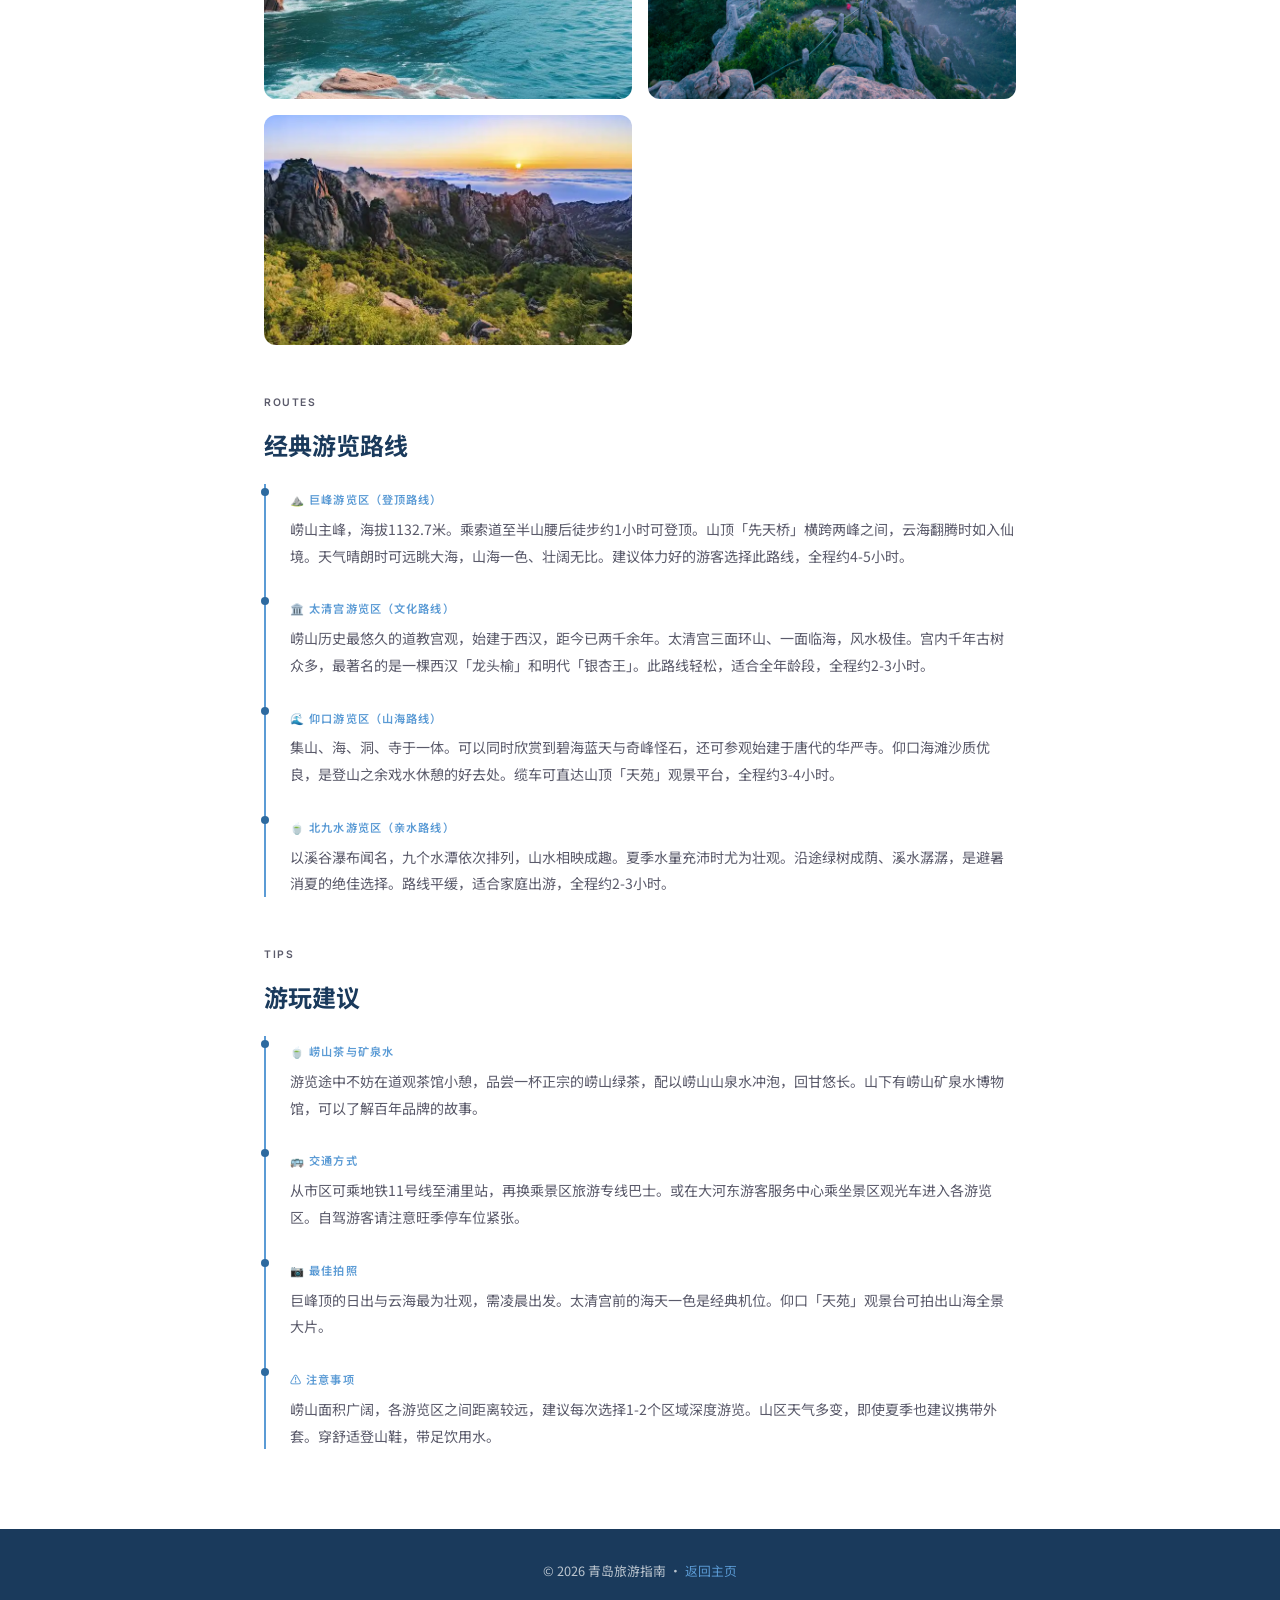
<file: attraction-laoshan.html>
<!DOCTYPE html>
<html lang="zh-CN">
<head>
    <meta charset="UTF-8">
    <meta name="viewport" content="width=device-width, initial-scale=1.0">
    <title>崂山 · 海上第一名山 | 青岛</title>
    <meta name="description" content="青岛崂山 — 海上第一名山，道教文化的千年圣地。">
    <link rel="preconnect" href="https://fonts.googleapis.com">
    <link rel="preconnect" href="https://fonts.gstatic.com" crossorigin>
    <link href="https://fonts.googleapis.com/css2?family=Noto+Sans+SC:wght@300;400;500;700;900&family=Inter:wght@300;400;600;700&display=swap" rel="stylesheet">
    <style>
        *, *::before, *::after { margin: 0; padding: 0; box-sizing: border-box; }
        html { scroll-behavior: smooth; }
        body {
            font-family: 'Noto Sans SC', -apple-system, 'PingFang SC', sans-serif;
            color: #4a4a5a;
            background: #ffffff;
            line-height: 1.8;
            font-size: 15px;
            -webkit-font-smoothing: antialiased;
        }
        img { display: block; max-width: 100%; height: auto; }
        a { text-decoration: none; color: inherit; }

        :root {
            --blue-deep: #1a3a5c;
            --blue-mid: #2d6a9f;
            --blue-light: #5b9bd5;
            --warm: #d4a373;
            --radius: 12px;
            --radius-lg: 20px;
            --shadow: 0 2px 20px rgba(0,0,0,0.06);
            --shadow-lg: 0 8px 40px rgba(0,0,0,0.10);
        }

        /* ===== Page Transition ===== */
        .page-transition {
            position: fixed; inset: 0; z-index: 9999;
            background: var(--blue-deep);
            pointer-events: none;
            opacity: 0;
            transition: opacity 0.45s ease;
        }
        .page-transition.active { opacity: 1; }

        /* ===== Back Button ===== */
        .back-bar {
            position: fixed; top: 0; left: 0; right: 0;
            z-index: 100;
            display: flex; align-items: center;
            padding: 1rem 2rem;
            background: rgba(255,255,255,0.9);
            backdrop-filter: blur(12px);
            border-bottom: 1px solid rgba(0,0,0,0.06);
        }
        .back-btn {
            display: inline-flex; align-items: center; gap: 0.5rem;
            font-size: 0.85rem; font-weight: 500;
            color: var(--blue-mid);
            cursor: pointer;
            transition: gap 0.2s;
            background: none; border: none; font-family: inherit;
        }
        .back-btn:hover { gap: 0.75rem; }
        .back-arrow {
            display: inline-block; width: 20px; height: 20px;
            border-left: 2px solid var(--blue-mid);
            border-bottom: 2px solid var(--blue-mid);
            transform: rotate(45deg);
        }

        /* ===== Hero ===== */
        .hero {
            position: relative; height: 60vh; min-height: 400px;
            overflow: hidden;
            background: url('photos/崂山.jpg') center/cover;
        }
        .hero-overlay {
            position: absolute; inset: 0;
            background: linear-gradient(to bottom, rgba(0,0,0,0.2), rgba(0,0,0,0.5));
        }
        .hero-content {
            position: absolute; bottom: 3rem; left: 2rem; right: 2rem;
            z-index: 1; color: #fff;
            max-width: 700px;
            animation: fadeUp 0.8s ease-out;
        }
        .hero-breadcrumb {
            font-family: 'Inter', sans-serif;
            font-size: 0.7rem; text-transform: uppercase; letter-spacing: 0.12em;
            opacity: 0.7; margin-bottom: 0.5rem;
        }
        .hero h1 {
            font-size: clamp(2rem, 5vw, 3.2rem);
            font-weight: 900;
            line-height: 1.15;
            margin-bottom: 0.5rem;
        }
        .hero h1 .accent {
            background: linear-gradient(135deg, #f8ede0, #d4a373);
            -webkit-background-clip: text;
            -webkit-text-fill-color: transparent;
            background-clip: text;
        }
        .hero p {
            font-size: 1rem; opacity: 0.8;
            max-width: 500px;
        }

        @keyframes fadeUp {
            from { opacity: 0; transform: translateY(20px); }
            to { opacity: 1; transform: translateY(0); }
        }

        /* ===== Content ===== */
        .content { max-width: 800px; margin: 0 auto; padding: 3rem 1.5rem 5rem; }
        .section { margin-bottom: 3rem; }
        .section:last-child { margin-bottom: 0; }
        .section-label {
            font-family: 'Inter', sans-serif;
            font-size: 0.65rem; font-weight: 600;
            text-transform: uppercase; letter-spacing: 0.15em;
            color: var(--blue-light);
            margin-bottom: 0.75rem;
        }
        .section h2 {
            font-size: 1.5rem; font-weight: 700;
            color: var(--blue-deep);
            margin-bottom: 1rem;
            line-height: 1.3;
        }
        .section p {
            color: #5a5a6a;
            margin-bottom: 1rem;
            line-height: 1.9;
        }
        .section p:last-child { margin-bottom: 0; }

        /* ===== Info Grid ===== */
        .info-grid {
            display: grid;
            grid-template-columns: repeat(3, 1fr);
            gap: 1px;
            background: rgba(0,0,0,0.06);
            border-radius: var(--radius);
            overflow: hidden;
            margin: 2rem 0;
        }
        .info-item {
            background: #f8f9fa;
            padding: 1.5rem 1rem;
            text-align: center;
        }
        .info-item .icon { font-size: 1.5rem; margin-bottom: 0.5rem; }
        .info-item .label { font-size: 0.7rem; color: #8e8e9a; margin-bottom: 0.25rem; }
        .info-item .value { font-size: 0.9rem; font-weight: 600; color: var(--blue-deep); }

        /* ===== Photo Gallery ===== */
        .gallery-grid-detail {
            display: grid;
            grid-template-columns: repeat(2, 1fr);
            gap: 1rem;
            margin-top: 1.5rem;
        }
        .gallery-grid-detail .photo {
            border-radius: var(--radius);
            aspect-ratio: 16/10;
            overflow: hidden;
            transition: transform 0.3s;
        }
        .gallery-grid-detail .photo:hover { transform: scale(1.02); }
        .gallery-grid-detail .photo img { width: 100%; height: 100%; object-fit: cover; }

        /* ===== Timeline ===== */
        .timeline-detail { margin-top: 1.5rem; }
        .timeline-detail .item {
            padding-left: 1.5rem;
            border-left: 2px solid var(--blue-light);
            padding-bottom: 1.5rem;
            position: relative;
        }
        .timeline-detail .item:last-child { padding-bottom: 0; }
        .timeline-detail .item::before {
            content: ''; position: absolute;
            left: -5px; top: 4px;
            width: 8px; height: 8px;
            background: var(--blue-mid);
            border-radius: 50%;
        }
        .timeline-detail .item .time {
            font-size: 0.7rem; font-weight: 600; color: var(--blue-light);
            text-transform: uppercase; letter-spacing: 0.1em;
        }
        .timeline-detail .item p {
            font-size: 0.88rem; margin-top: 0.3rem;
        }

        /* ===== Footer ===== */
        .footer {
            background: var(--blue-deep);
            color: rgba(255,255,255,0.7);
            padding: 2rem 1.5rem;
            text-align: center;
        }
        .footer p { font-size: 0.8rem; line-height: 1.6; }

        /* ===== Responsive ===== */
        @media (max-width: 640px) {
            .info-grid { grid-template-columns: 1fr; }
            .gallery-grid-detail { grid-template-columns: 1fr; }
            .hero { height: 50vh; min-height: 350px; }
            .hero-content { bottom: 2rem; left: 1.5rem; right: 1.5rem; }
        }
    </style>
</head>
<body>
    <div class="page-transition" id="pageTransition"></div>

    <!-- ===== 返回栏 ===== -->
    <div class="back-bar">
        <button class="back-btn" onclick="goBack()">
            <span class="back-arrow"></span>
            返回青岛主页
        </button>
    </div>

    <!-- ===== Hero ===== -->
    <section class="hero">
        <div class="hero-overlay"></div>
        <div class="hero-content">
            <div class="hero-breadcrumb">Qingdao · 崂山区</div>
            <h1>崂山 · <span class="accent">海上第一名山</span></h1>
            <p>山海相连，道法自然。崂山以山海奇观闻名于世，千年道教文化在此沉淀，是中国海岸线上的第一高峰。</p>
        </div>
    </section>

    <!-- ===== 内容 ===== -->
    <div class="content">

        <!-- 简介 -->
        <div class="section">
            <p class="section-label">Introduction</p>
            <h2>千年道教圣地的山海奇观</h2>
            <p>崂山，位于青岛东部黄海之滨，主峰巨峰海拔1132.7米，是中国大陆海岸线上的最高峰，素有「海上第一名山」之称。崂山山海相连、云海翻涌，独特的山海景观在中华名山中独树一帜。</p>
            <p>崂山是道教的重要发祥地之一，素有「道教全真天下第二丛林」之誉。早在春秋战国时期就有方士在此修炼，秦皇汉武也曾慕名前来寻仙求药。太清宫、上清宫、太平宫等道教宫观至今香火鼎盛，千年银杏、古柏参天，诉说着道教文化的源远流长。全真教创始人王重阳及其弟子丘处机都曾在崂山传道修行，《聊斋志异》中崂山道士的故事更是家喻户晓。</p>
            <p>崂山矿泉水与崂山茶亦是这里的名片。崂山泉水清冽甘甜，是中国著名的矿泉水品牌；崂山茶因生长在云雾缭绕的海拔地带，吸收了山海之灵气，以「豌豆香」著称，是中国北方最负盛名的绿茶之一。</p>
        </div>

        <!-- 实用信息 -->
        <div class="section">
            <p class="section-label">Visitor Info</p>
            <div class="info-grid">
                <div class="info-item">
                    <div class="icon">🕐</div>
                    <div class="label">建议时长</div>
                    <div class="value">半天至一天</div>
                </div>
                <div class="info-item">
                    <div class="icon">🎫</div>
                    <div class="label">门票</div>
                    <div class="value">约 ¥120</div>
                </div>
                <div class="info-item">
                    <div class="icon">📍</div>
                    <div class="label">地址</div>
                    <div class="value">崂山区</div>
                </div>
                <div class="info-item">
                    <div class="icon">🚗</div>
                    <div class="label">距青岛站</div>
                    <div class="value">30km · 40分钟车程</div>
                </div>
                <div class="info-item">
                    <div class="icon">⏰</div>
                    <div class="label">最佳季节</div>
                    <div class="value">春秋</div>
                </div>
                <div class="info-item">
                    <div class="icon">📸</div>
                    <div class="label">拍照机位</div>
                    <div class="value">巨峰</div>
                </div>
            </div>
        </div>

        <!-- 图集 -->
        <div class="section">
            <p class="section-label">Gallery</p>
            <h2>山海崂山</h2>
            <div class="gallery-grid-detail">
                <div class="photo"><img src="photos/崂山-2.jpg" alt="崂山山海" loading="lazy"></div>
                <div class="photo"><img src="photos/崂山-3.jpg" alt="崂山道教宫观" loading="lazy"></div>
                <div class="photo"><img src="photos/崂山.webp" alt="崂山云海" loading="lazy"></div>
            </div>
            <!-- 🔵 更多崂山照片可添加在此处 -->
        </div>

        <!-- 游览路线 -->
        <div class="section">
            <p class="section-label">Routes</p>
            <h2>经典游览路线</h2>

            <div class="timeline-detail">
                <div class="item">
                    <span class="time">⛰️ 巨峰游览区（登顶路线）</span>
                    <p>崂山主峰，海拔1132.7米。乘索道至半山腰后徒步约1小时可登顶。山顶「先天桥」横跨两峰之间，云海翻腾时如入仙境。天气晴朗时可远眺大海，山海一色、壮阔无比。建议体力好的游客选择此路线，全程约4-5小时。</p>
                </div>
                <div class="item">
                    <span class="time">🏛️ 太清宫游览区（文化路线）</span>
                    <p>崂山历史最悠久的道教宫观，始建于西汉，距今已两千余年。太清宫三面环山、一面临海，风水极佳。宫内千年古树众多，最著名的是一棵西汉「龙头榆」和明代「银杏王」。此路线轻松，适合全年龄段，全程约2-3小时。</p>
                </div>
                <div class="item">
                    <span class="time">🌊 仰口游览区（山海路线）</span>
                    <p>集山、海、洞、寺于一体。可以同时欣赏到碧海蓝天与奇峰怪石，还可参观始建于唐代的华严寺。仰口海滩沙质优良，是登山之余戏水休憩的好去处。缆车可直达山顶「天苑」观景平台，全程约3-4小时。</p>
                </div>
                <div class="item">
                    <span class="time">🍵 北九水游览区（亲水路线）</span>
                    <p>以溪谷瀑布闻名，九个水潭依次排列，山水相映成趣。夏季水量充沛时尤为壮观。沿途绿树成荫、溪水潺潺，是避暑消夏的绝佳选择。路线平缓，适合家庭出游，全程约2-3小时。</p>
                </div>
            </div>
        </div>

        <!-- 游玩建议 -->
        <div class="section">
            <p class="section-label">Tips</p>
            <h2>游玩建议</h2>
            <div class="timeline-detail">
                <div class="item">
                    <span class="time">🍵 崂山茶与矿泉水</span>
                    <p>游览途中不妨在道观茶馆小憩，品尝一杯正宗的崂山绿茶，配以崂山山泉水冲泡，回甘悠长。山下有崂山矿泉水博物馆，可以了解百年品牌的故事。</p>
                </div>
                <div class="item">
                    <span class="time">🚌 交通方式</span>
                    <p>从市区可乘地铁11号线至浦里站，再换乘景区旅游专线巴士。或在大河东游客服务中心乘坐景区观光车进入各游览区。自驾游客请注意旺季停车位紧张。</p>
                </div>
                <div class="item">
                    <span class="time">📷 最佳拍照</span>
                    <p>巨峰顶的日出与云海最为壮观，需凌晨出发。太清宫前的海天一色是经典机位。仰口「天苑」观景台可拍出山海全景大片。</p>
                </div>
                <div class="item">
                    <span class="time">⚠️ 注意事项</span>
                    <p>崂山面积广阔，各游览区之间距离较远，建议每次选择1-2个区域深度游览。山区天气多变，即使夏季也建议携带外套。穿舒适登山鞋，带足饮用水。</p>
                </div>
            </div>
        </div>

    </div>

    <!-- ===== Footer ===== -->
    <footer class="footer">
        <p>© 2026 青岛旅游指南 · <span style="cursor:pointer;color:var(--blue-light);" onclick="goBack()">返回主页</span></p>
    </footer>

    <script>
        const pt = document.getElementById('pageTransition');
        function goBack() {
            pt.classList.add('active');
            setTimeout(() => { window.location.href = 'qingdao.html'; }, 450);
        }
    </script>
</body>
</html>
</file>
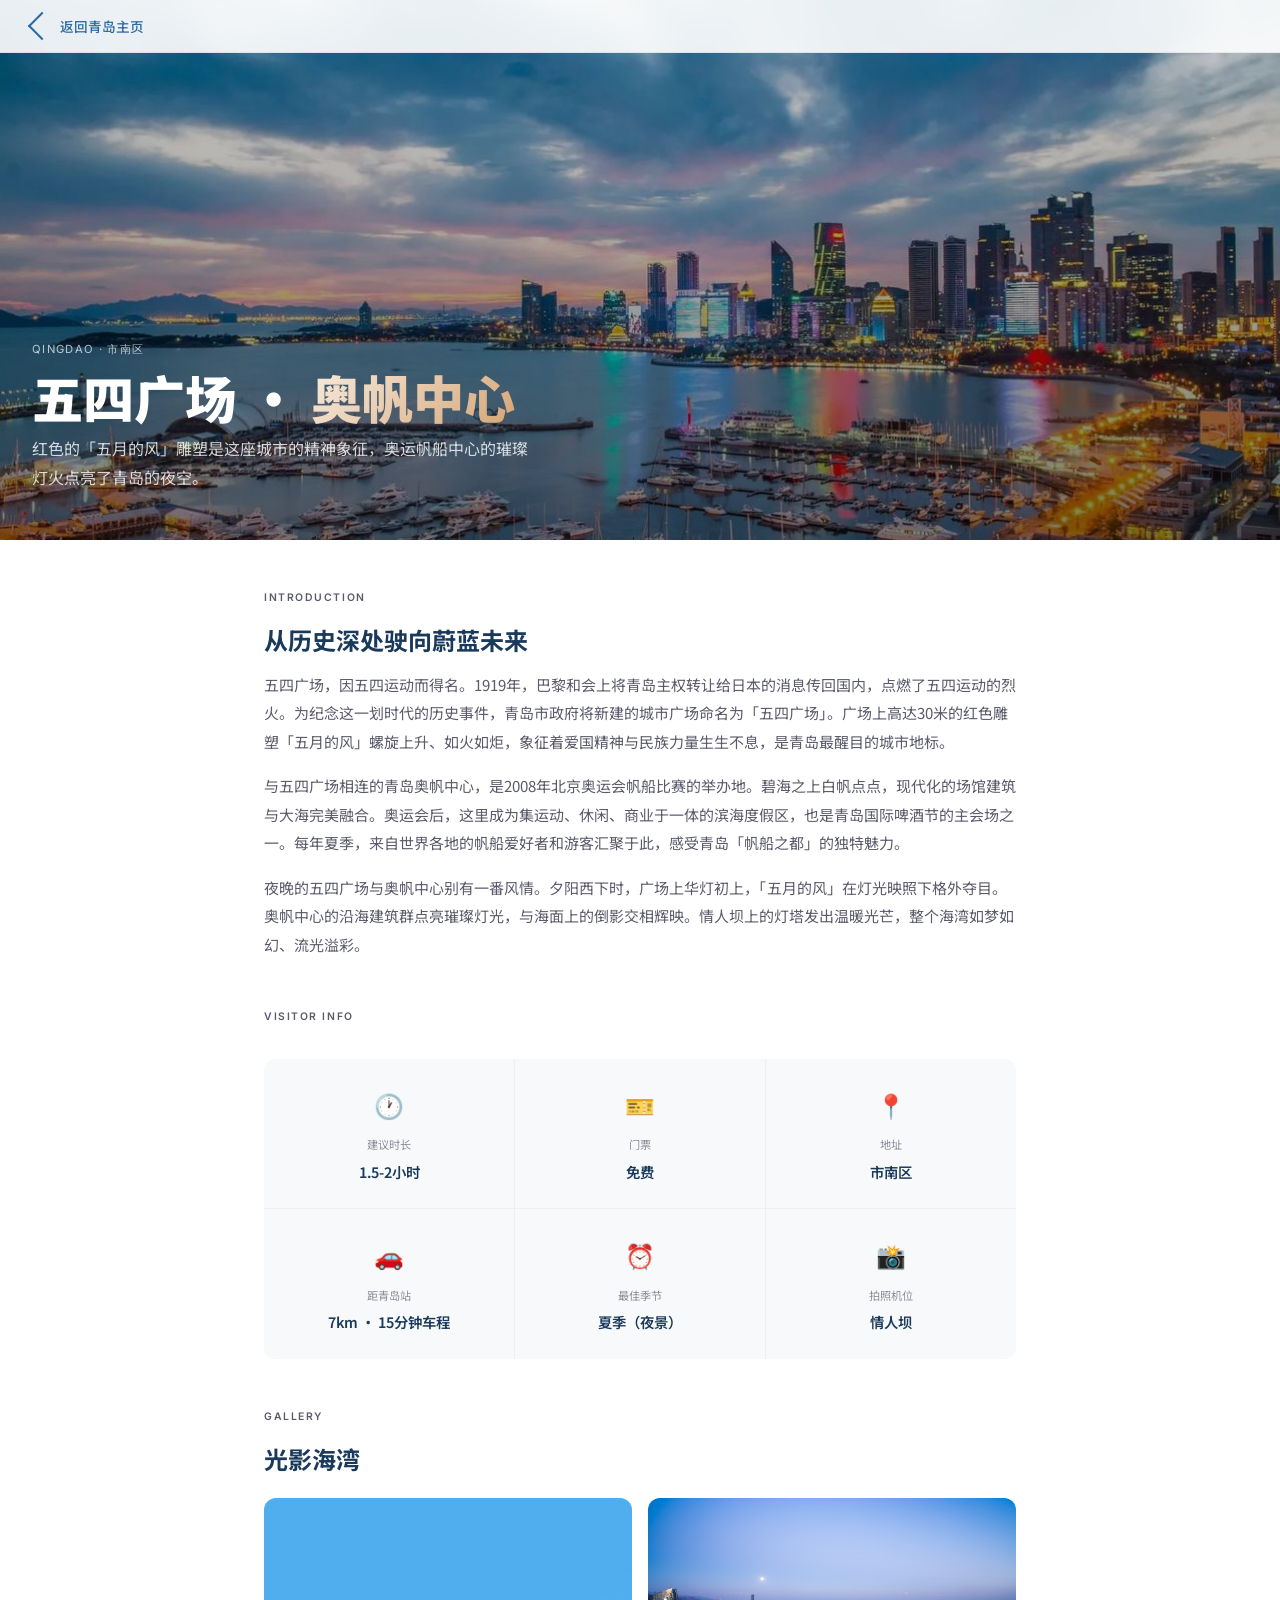
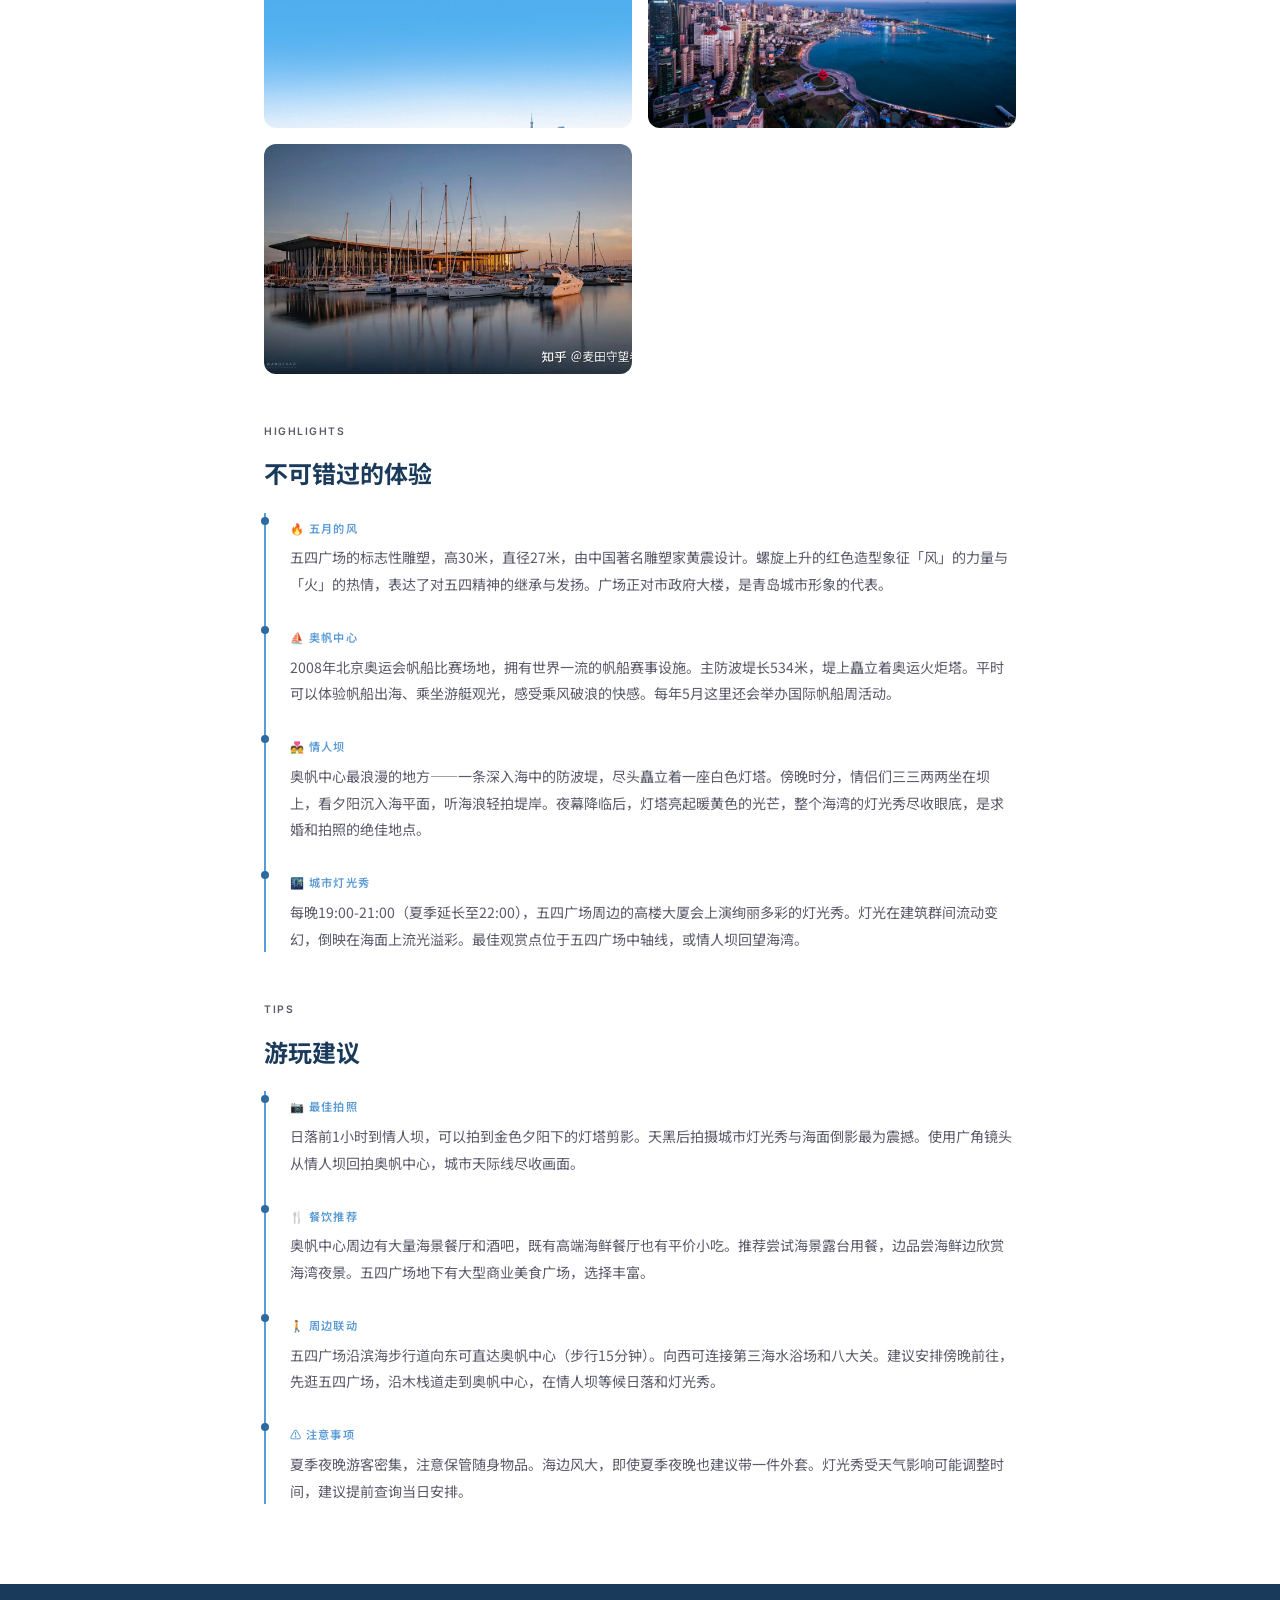
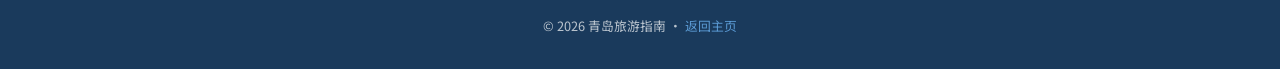
<file: attraction-wusi.html>
<!DOCTYPE html>
<html lang="zh-CN">
<head>
    <meta charset="UTF-8">
    <meta name="viewport" content="width=device-width, initial-scale=1.0">
    <title>五四广场 · 奥帆中心 | 青岛</title>
    <meta name="description" content="青岛五四广场 — 纪念五四运动的城市地标，奥帆中心的璀璨夜景。">
    <link rel="preconnect" href="https://fonts.googleapis.com">
    <link rel="preconnect" href="https://fonts.gstatic.com" crossorigin>
    <link href="https://fonts.googleapis.com/css2?family=Noto+Sans+SC:wght@300;400;500;700;900&family=Inter:wght@300;400;600;700&display=swap" rel="stylesheet">
    <style>
        *, *::before, *::after { margin: 0; padding: 0; box-sizing: border-box; }
        html { scroll-behavior: smooth; }
        body {
            font-family: 'Noto Sans SC', -apple-system, 'PingFang SC', sans-serif;
            color: #4a4a5a;
            background: #ffffff;
            line-height: 1.8;
            font-size: 15px;
            -webkit-font-smoothing: antialiased;
        }
        img { display: block; max-width: 100%; height: auto; }
        a { text-decoration: none; color: inherit; }

        :root {
            --blue-deep: #1a3a5c;
            --blue-mid: #2d6a9f;
            --blue-light: #5b9bd5;
            --warm: #d4a373;
            --radius: 12px;
            --radius-lg: 20px;
            --shadow: 0 2px 20px rgba(0,0,0,0.06);
            --shadow-lg: 0 8px 40px rgba(0,0,0,0.10);
        }

        /* ===== Page Transition ===== */
        .page-transition {
            position: fixed; inset: 0; z-index: 9999;
            background: var(--blue-deep);
            pointer-events: none;
            opacity: 0;
            transition: opacity 0.45s ease;
        }
        .page-transition.active { opacity: 1; }

        /* ===== Back Button ===== */
        .back-bar {
            position: fixed; top: 0; left: 0; right: 0;
            z-index: 100;
            display: flex; align-items: center;
            padding: 1rem 2rem;
            background: rgba(255,255,255,0.9);
            backdrop-filter: blur(12px);
            border-bottom: 1px solid rgba(0,0,0,0.06);
        }
        .back-btn {
            display: inline-flex; align-items: center; gap: 0.5rem;
            font-size: 0.85rem; font-weight: 500;
            color: var(--blue-mid);
            cursor: pointer;
            transition: gap 0.2s;
            background: none; border: none; font-family: inherit;
        }
        .back-btn:hover { gap: 0.75rem; }
        .back-arrow {
            display: inline-block; width: 20px; height: 20px;
            border-left: 2px solid var(--blue-mid);
            border-bottom: 2px solid var(--blue-mid);
            transform: rotate(45deg);
        }

        /* ===== Hero ===== */
        .hero {
            position: relative; height: 60vh; min-height: 400px;
            overflow: hidden;
            background: url('photos/五四广场·奥帆.jpg') center/cover;
        }
        .hero-overlay {
            position: absolute; inset: 0;
            background: linear-gradient(to bottom, rgba(0,0,0,0.2), rgba(0,0,0,0.5));
        }
        .hero-content {
            position: absolute; bottom: 3rem; left: 2rem; right: 2rem;
            z-index: 1; color: #fff;
            max-width: 700px;
            animation: fadeUp 0.8s ease-out;
        }
        .hero-breadcrumb {
            font-family: 'Inter', sans-serif;
            font-size: 0.7rem; text-transform: uppercase; letter-spacing: 0.12em;
            opacity: 0.7; margin-bottom: 0.5rem;
        }
        .hero h1 {
            font-size: clamp(2rem, 5vw, 3.2rem);
            font-weight: 900;
            line-height: 1.15;
            margin-bottom: 0.5rem;
        }
        .hero h1 .accent {
            background: linear-gradient(135deg, #f8ede0, #d4a373);
            -webkit-background-clip: text;
            -webkit-text-fill-color: transparent;
            background-clip: text;
        }
        .hero p {
            font-size: 1rem; opacity: 0.8;
            max-width: 500px;
        }

        @keyframes fadeUp {
            from { opacity: 0; transform: translateY(20px); }
            to { opacity: 1; transform: translateY(0); }
        }

        /* ===== Content ===== */
        .content { max-width: 800px; margin: 0 auto; padding: 3rem 1.5rem 5rem; }
        .section { margin-bottom: 3rem; }
        .section:last-child { margin-bottom: 0; }
        .section-label {
            font-family: 'Inter', sans-serif;
            font-size: 0.65rem; font-weight: 600;
            text-transform: uppercase; letter-spacing: 0.15em;
            color: var(--blue-light);
            margin-bottom: 0.75rem;
        }
        .section h2 {
            font-size: 1.5rem; font-weight: 700;
            color: var(--blue-deep);
            margin-bottom: 1rem;
            line-height: 1.3;
        }
        .section p {
            color: #5a5a6a;
            margin-bottom: 1rem;
            line-height: 1.9;
        }
        .section p:last-child { margin-bottom: 0; }

        /* ===== Info Grid ===== */
        .info-grid {
            display: grid;
            grid-template-columns: repeat(3, 1fr);
            gap: 1px;
            background: rgba(0,0,0,0.06);
            border-radius: var(--radius);
            overflow: hidden;
            margin: 2rem 0;
        }
        .info-item {
            background: #f8f9fa;
            padding: 1.5rem 1rem;
            text-align: center;
        }
        .info-item .icon { font-size: 1.5rem; margin-bottom: 0.5rem; }
        .info-item .label { font-size: 0.7rem; color: #8e8e9a; margin-bottom: 0.25rem; }
        .info-item .value { font-size: 0.9rem; font-weight: 600; color: var(--blue-deep); }

        /* ===== Photo Gallery ===== */
        .gallery-grid-detail {
            display: grid;
            grid-template-columns: repeat(2, 1fr);
            gap: 1rem;
            margin-top: 1.5rem;
        }
        .gallery-grid-detail .photo {
            border-radius: var(--radius);
            aspect-ratio: 16/10;
            overflow: hidden;
            transition: transform 0.3s;
        }
        .gallery-grid-detail .photo:hover { transform: scale(1.02); }
        .gallery-grid-detail .photo img { width: 100%; height: 100%; object-fit: cover; }

        /* ===== Timeline ===== */
        .timeline-detail { margin-top: 1.5rem; }
        .timeline-detail .item {
            padding-left: 1.5rem;
            border-left: 2px solid var(--blue-light);
            padding-bottom: 1.5rem;
            position: relative;
        }
        .timeline-detail .item:last-child { padding-bottom: 0; }
        .timeline-detail .item::before {
            content: ''; position: absolute;
            left: -5px; top: 4px;
            width: 8px; height: 8px;
            background: var(--blue-mid);
            border-radius: 50%;
        }
        .timeline-detail .item .time {
            font-size: 0.7rem; font-weight: 600; color: var(--blue-light);
            text-transform: uppercase; letter-spacing: 0.1em;
        }
        .timeline-detail .item p {
            font-size: 0.88rem; margin-top: 0.3rem;
        }

        /* ===== Footer ===== */
        .footer {
            background: var(--blue-deep);
            color: rgba(255,255,255,0.7);
            padding: 2rem 1.5rem;
            text-align: center;
        }
        .footer p { font-size: 0.8rem; line-height: 1.6; }

        /* ===== Responsive ===== */
        @media (max-width: 640px) {
            .info-grid { grid-template-columns: 1fr; }
            .gallery-grid-detail { grid-template-columns: 1fr; }
            .hero { height: 50vh; min-height: 350px; }
            .hero-content { bottom: 2rem; left: 1.5rem; right: 1.5rem; }
        }
    </style>
</head>
<body>
    <div class="page-transition" id="pageTransition"></div>

    <!-- ===== 返回栏 ===== -->
    <div class="back-bar">
        <button class="back-btn" onclick="goBack()">
            <span class="back-arrow"></span>
            返回青岛主页
        </button>
    </div>

    <!-- ===== Hero ===== -->
    <section class="hero">
        <div class="hero-overlay"></div>
        <div class="hero-content">
            <div class="hero-breadcrumb">Qingdao · 市南区</div>
            <h1>五四广场 · <span class="accent">奥帆中心</span></h1>
            <p>红色的「五月的风」雕塑是这座城市的精神象征，奥运帆船中心的璀璨灯火点亮了青岛的夜空。</p>
        </div>
    </section>

    <!-- ===== 内容 ===== -->
    <div class="content">

        <!-- 简介 -->
        <div class="section">
            <p class="section-label">Introduction</p>
            <h2>从历史深处驶向蔚蓝未来</h2>
            <p>五四广场，因五四运动而得名。1919年，巴黎和会上将青岛主权转让给日本的消息传回国内，点燃了五四运动的烈火。为纪念这一划时代的历史事件，青岛市政府将新建的城市广场命名为「五四广场」。广场上高达30米的红色雕塑「五月的风」螺旋上升、如火如炬，象征着爱国精神与民族力量生生不息，是青岛最醒目的城市地标。</p>
            <p>与五四广场相连的青岛奥帆中心，是2008年北京奥运会帆船比赛的举办地。碧海之上白帆点点，现代化的场馆建筑与大海完美融合。奥运会后，这里成为集运动、休闲、商业于一体的滨海度假区，也是青岛国际啤酒节的主会场之一。每年夏季，来自世界各地的帆船爱好者和游客汇聚于此，感受青岛「帆船之都」的独特魅力。</p>
            <p>夜晚的五四广场与奥帆中心别有一番风情。夕阳西下时，广场上华灯初上，「五月的风」在灯光映照下格外夺目。奥帆中心的沿海建筑群点亮璀璨灯光，与海面上的倒影交相辉映。情人坝上的灯塔发出温暖光芒，整个海湾如梦如幻、流光溢彩。</p>
        </div>

        <!-- 实用信息 -->
        <div class="section">
            <p class="section-label">Visitor Info</p>
            <div class="info-grid">
                <div class="info-item">
                    <div class="icon">🕐</div>
                    <div class="label">建议时长</div>
                    <div class="value">1.5-2小时</div>
                </div>
                <div class="info-item">
                    <div class="icon">🎫</div>
                    <div class="label">门票</div>
                    <div class="value">免费</div>
                </div>
                <div class="info-item">
                    <div class="icon">📍</div>
                    <div class="label">地址</div>
                    <div class="value">市南区</div>
                </div>
                <div class="info-item">
                    <div class="icon">🚗</div>
                    <div class="label">距青岛站</div>
                    <div class="value">7km · 15分钟车程</div>
                </div>
                <div class="info-item">
                    <div class="icon">⏰</div>
                    <div class="label">最佳季节</div>
                    <div class="value">夏季（夜景）</div>
                </div>
                <div class="info-item">
                    <div class="icon">📸</div>
                    <div class="label">拍照机位</div>
                    <div class="value">情人坝</div>
                </div>
            </div>
        </div>

        <!-- 图集 -->
        <div class="section">
            <p class="section-label">Gallery</p>
            <h2>光影海湾</h2>
            <div class="gallery-grid-detail">
                <div class="photo"><img src="photos/五四广场·奥帆-3.jpg" alt="五四广场夜景" loading="lazy"></div>
                <div class="photo"><img src="photos/五四广场·奥帆中心-2.jpg" alt="奥帆中心" loading="lazy"></div>
                <div class="photo"><img src="photos/奥帆中心.webp" alt="奥帆中心全景" loading="lazy"></div>
            </div>
            <!-- 🔵 更多五四广场·奥帆中心照片可添加在此处 -->
        </div>

        <!-- 亮点推荐 -->
        <div class="section">
            <p class="section-label">Highlights</p>
            <h2>不可错过的体验</h2>

            <div class="timeline-detail">
                <div class="item">
                    <span class="time">🔥 五月的风</span>
                    <p>五四广场的标志性雕塑，高30米，直径27米，由中国著名雕塑家黄震设计。螺旋上升的红色造型象征「风」的力量与「火」的热情，表达了对五四精神的继承与发扬。广场正对市政府大楼，是青岛城市形象的代表。</p>
                </div>
                <div class="item">
                    <span class="time">⛵ 奥帆中心</span>
                    <p>2008年北京奥运会帆船比赛场地，拥有世界一流的帆船赛事设施。主防波堤长534米，堤上矗立着奥运火炬塔。平时可以体验帆船出海、乘坐游艇观光，感受乘风破浪的快感。每年5月这里还会举办国际帆船周活动。</p>
                </div>
                <div class="item">
                    <span class="time">💑 情人坝</span>
                    <p>奥帆中心最浪漫的地方——一条深入海中的防波堤，尽头矗立着一座白色灯塔。傍晚时分，情侣们三三两两坐在坝上，看夕阳沉入海平面，听海浪轻拍堤岸。夜幕降临后，灯塔亮起暖黄色的光芒，整个海湾的灯光秀尽收眼底，是求婚和拍照的绝佳地点。</p>
                </div>
                <div class="item">
                    <span class="time">🌃 城市灯光秀</span>
                    <p>每晚19:00-21:00（夏季延长至22:00），五四广场周边的高楼大厦会上演绚丽多彩的灯光秀。灯光在建筑群间流动变幻，倒映在海面上流光溢彩。最佳观赏点位于五四广场中轴线，或情人坝回望海湾。</p>
                </div>
            </div>
        </div>

        <!-- 游玩建议 -->
        <div class="section">
            <p class="section-label">Tips</p>
            <h2>游玩建议</h2>
            <div class="timeline-detail">
                <div class="item">
                    <span class="time">📷 最佳拍照</span>
                    <p>日落前1小时到情人坝，可以拍到金色夕阳下的灯塔剪影。天黑后拍摄城市灯光秀与海面倒影最为震撼。使用广角镜头从情人坝回拍奥帆中心，城市天际线尽收画面。</p>
                </div>
                <div class="item">
                    <span class="time">🍴 餐饮推荐</span>
                    <p>奥帆中心周边有大量海景餐厅和酒吧，既有高端海鲜餐厅也有平价小吃。推荐尝试海景露台用餐，边品尝海鲜边欣赏海湾夜景。五四广场地下有大型商业美食广场，选择丰富。</p>
                </div>
                <div class="item">
                    <span class="time">🚶 周边联动</span>
                    <p>五四广场沿滨海步行道向东可直达奥帆中心（步行15分钟）。向西可连接第三海水浴场和八大关。建议安排傍晚前往，先逛五四广场，沿木栈道走到奥帆中心，在情人坝等候日落和灯光秀。</p>
                </div>
                <div class="item">
                    <span class="time">⚠️ 注意事项</span>
                    <p>夏季夜晚游客密集，注意保管随身物品。海边风大，即使夏季夜晚也建议带一件外套。灯光秀受天气影响可能调整时间，建议提前查询当日安排。</p>
                </div>
            </div>
        </div>

    </div>

    <!-- ===== Footer ===== -->
    <footer class="footer">
        <p>© 2026 青岛旅游指南 · <span style="cursor:pointer;color:var(--blue-light);" onclick="goBack()">返回主页</span></p>
    </footer>

    <script>
        const pt = document.getElementById('pageTransition');
        function goBack() {
            pt.classList.add('active');
            setTimeout(() => { window.location.href = 'qingdao.html'; }, 450);
        }
    </script>
</body>
</html>
</file>
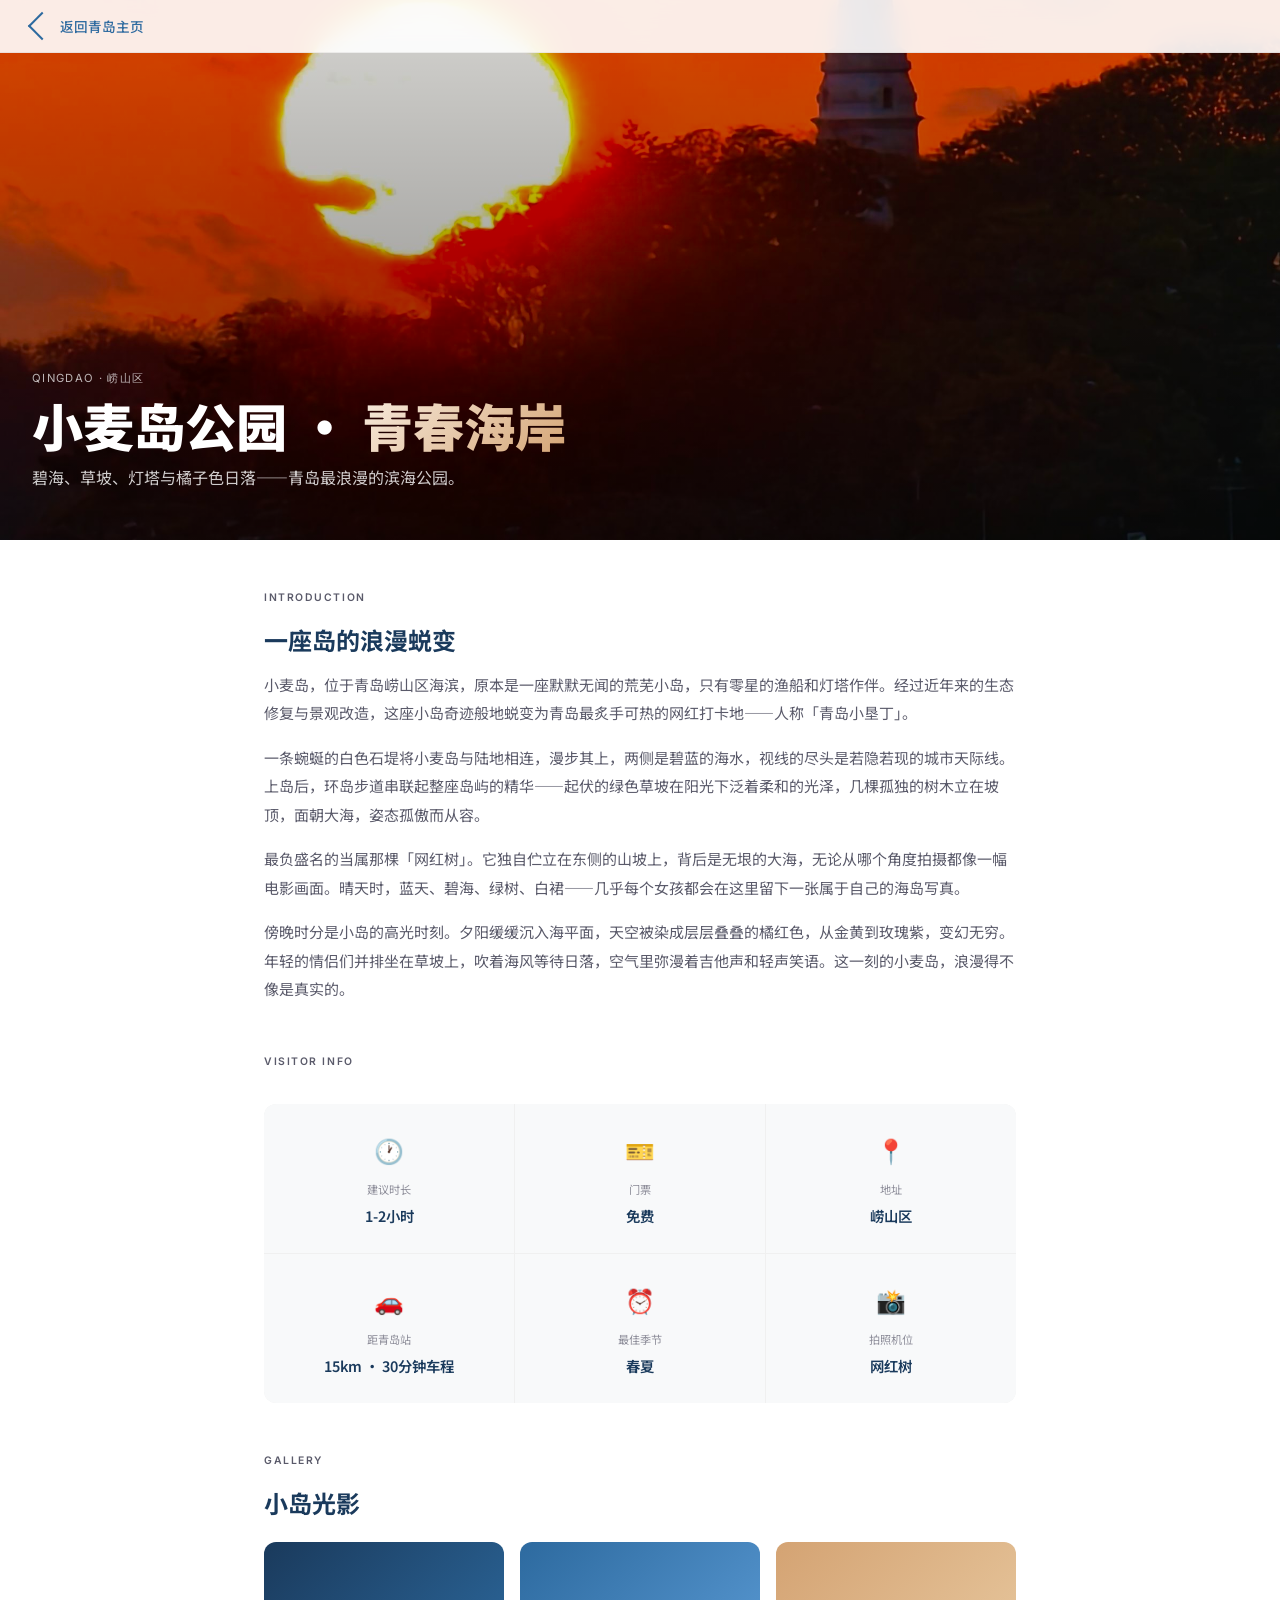
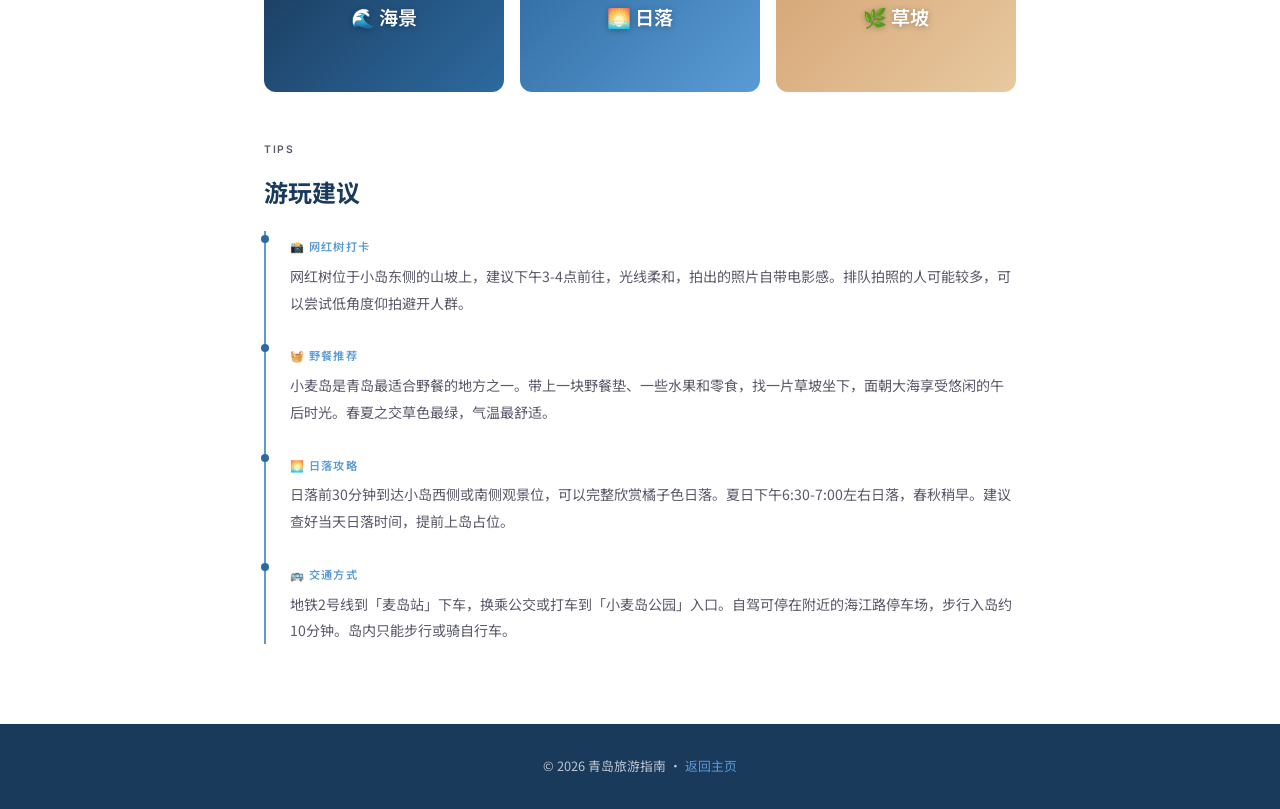
<file: attraction-xiaomai.html>
<!DOCTYPE html>
<html lang="zh-CN">
<head>
    <meta charset="UTF-8">
    <meta name="viewport" content="width=device-width, initial-scale=1.0">
    <title>小麦岛公园 · 青春海岸 | 青岛</title>
    <meta name="description" content="青岛小麦岛公园 — 碧海、草坡、网红树与橘子色日落，青岛最浪漫的滨海公园。">
    <link rel="preconnect" href="https://fonts.googleapis.com">
    <link rel="preconnect" href="https://fonts.gstatic.com" crossorigin>
    <link href="https://fonts.googleapis.com/css2?family=Noto+Sans+SC:wght@300;400;500;700;900&family=Inter:wght@300;400;600;700&display=swap" rel="stylesheet">
    <style>
        *, *::before, *::after { margin: 0; padding: 0; box-sizing: border-box; }
        html { scroll-behavior: smooth; }
        body {
            font-family: 'Noto Sans SC', -apple-system, 'PingFang SC', sans-serif;
            color: #4a4a5a;
            background: #ffffff;
            line-height: 1.8;
            font-size: 15px;
            -webkit-font-smoothing: antialiased;
        }
        img { display: block; max-width: 100%; height: auto; }
        a { text-decoration: none; color: inherit; }

        :root {
            --blue-deep: #1a3a5c;
            --blue-mid: #2d6a9f;
            --blue-light: #5b9bd5;
            --warm: #d4a373;
            --radius: 12px;
            --radius-lg: 20px;
            --shadow: 0 2px 20px rgba(0,0,0,0.06);
            --shadow-lg: 0 8px 40px rgba(0,0,0,0.10);
        }

        /* ===== Page Transition ===== */
        .page-transition {
            position: fixed; inset: 0; z-index: 9999;
            background: var(--blue-deep);
            pointer-events: none;
            opacity: 0;
            transition: opacity 0.45s ease;
        }
        .page-transition.active { opacity: 1; }

        /* ===== Back Button ===== */
        .back-bar {
            position: fixed; top: 0; left: 0; right: 0;
            z-index: 100;
            display: flex; align-items: center;
            padding: 1rem 2rem;
            background: rgba(255,255,255,0.9);
            backdrop-filter: blur(12px);
            border-bottom: 1px solid rgba(0,0,0,0.06);
        }
        .back-btn {
            display: inline-flex; align-items: center; gap: 0.5rem;
            font-size: 0.85rem; font-weight: 500;
            color: var(--blue-mid);
            cursor: pointer;
            transition: gap 0.2s;
            background: none; border: none; font-family: inherit;
        }
        .back-btn:hover { gap: 0.75rem; }
        .back-arrow {
            display: inline-block; width: 20px; height: 20px;
            border-left: 2px solid var(--blue-mid);
            border-bottom: 2px solid var(--blue-mid);
            transform: rotate(45deg);
        }

        /* ===== Hero ===== */
        .hero {
            position: relative; height: 60vh; min-height: 400px;
            overflow: hidden;
            background: url('photos/小麦岛.jpg') center/cover;
        }
        .hero-overlay {
            position: absolute; inset: 0;
            background: linear-gradient(to bottom, rgba(0,0,0,0.15), rgba(0,0,0,0.5));
        }
        .hero-content {
            position: absolute; bottom: 3rem; left: 2rem; right: 2rem;
            z-index: 1; color: #fff;
            max-width: 700px;
            animation: fadeUp 0.8s ease-out;
        }
        .hero-breadcrumb {
            font-family: 'Inter', sans-serif;
            font-size: 0.7rem; text-transform: uppercase; letter-spacing: 0.12em;
            opacity: 0.7; margin-bottom: 0.5rem;
        }
        .hero h1 {
            font-size: clamp(2rem, 5vw, 3.2rem);
            font-weight: 900;
            line-height: 1.15;
            margin-bottom: 0.5rem;
        }
        .hero h1 .accent {
            background: linear-gradient(135deg, #f8ede0, #d4a373);
            -webkit-background-clip: text;
            -webkit-text-fill-color: transparent;
            background-clip: text;
        }
        .hero p {
            font-size: 1rem; opacity: 0.8;
            max-width: 500px;
        }

        @keyframes fadeUp {
            from { opacity: 0; transform: translateY(20px); }
            to { opacity: 1; transform: translateY(0); }
        }

        /* ===== Content ===== */
        .content { max-width: 800px; margin: 0 auto; padding: 3rem 1.5rem 5rem; }
        .section { margin-bottom: 3rem; }
        .section:last-child { margin-bottom: 0; }
        .section-label {
            font-family: 'Inter', sans-serif;
            font-size: 0.65rem; font-weight: 600;
            text-transform: uppercase; letter-spacing: 0.15em;
            color: var(--blue-light);
            margin-bottom: 0.75rem;
        }
        .section h2 {
            font-size: 1.5rem; font-weight: 700;
            color: var(--blue-deep);
            margin-bottom: 1rem;
            line-height: 1.3;
        }
        .section p {
            color: #5a5a6a;
            margin-bottom: 1rem;
            line-height: 1.9;
        }
        .section p:last-child { margin-bottom: 0; }

        /* ===== Info Grid ===== */
        .info-grid {
            display: grid;
            grid-template-columns: repeat(3, 1fr);
            gap: 1px;
            background: rgba(0,0,0,0.06);
            border-radius: var(--radius);
            overflow: hidden;
            margin: 2rem 0;
        }
        .info-item {
            background: #f8f9fa;
            padding: 1.5rem 1rem;
            text-align: center;
        }
        .info-item .icon { font-size: 1.5rem; margin-bottom: 0.5rem; }
        .info-item .label { font-size: 0.7rem; color: #8e8e9a; margin-bottom: 0.25rem; }
        .info-item .value { font-size: 0.9rem; font-weight: 600; color: var(--blue-deep); }

        /* ===== Gallery (Gradient Placeholder) ===== */
        .gallery-grid-detail {
            display: grid;
            grid-template-columns: repeat(3, 1fr);
            gap: 1rem;
            margin-top: 1.5rem;
        }
        .gallery-grid-detail .photo {
            border-radius: var(--radius);
            aspect-ratio: 16/10;
            overflow: hidden;
            transition: transform 0.3s;
            display: flex;
            align-items: center;
            justify-content: center;
            font-size: 1.2rem;
            font-weight: 600;
            color: #ffffff;
            text-shadow: 0 1px 6px rgba(0,0,0,0.3);
        }
        .gallery-grid-detail .photo:hover { transform: scale(1.02); }

        /* 小麦岛暂无更多实拍照片，以下为渐变占位图 — 有照片后可替换为 img 标签 */
        .photo-placeholder-1 { background: linear-gradient(135deg, #1a3a5c, #2d6a9f); }
        .photo-placeholder-2 { background: linear-gradient(135deg, #2d6a9f, #5b9bd5); }
        .photo-placeholder-3 { background: linear-gradient(135deg, #d4a373, #e8c9a0); }

        /* ===== Timeline ===== */
        .timeline-detail { margin-top: 1.5rem; }
        .timeline-detail .item {
            padding-left: 1.5rem;
            border-left: 2px solid var(--blue-light);
            padding-bottom: 1.5rem;
            position: relative;
        }
        .timeline-detail .item:last-child { padding-bottom: 0; }
        .timeline-detail .item::before {
            content: ''; position: absolute;
            left: -5px; top: 4px;
            width: 8px; height: 8px;
            background: var(--blue-mid);
            border-radius: 50%;
        }
        .timeline-detail .item .time {
            font-size: 0.7rem; font-weight: 600; color: var(--blue-light);
            text-transform: uppercase; letter-spacing: 0.1em;
        }
        .timeline-detail .item p {
            font-size: 0.88rem; margin-top: 0.3rem;
        }

        /* ===== Footer ===== */
        .footer {
            background: var(--blue-deep);
            color: rgba(255,255,255,0.7);
            padding: 2rem 1.5rem;
            text-align: center;
        }
        .footer p { font-size: 0.8rem; line-height: 1.6; }

        /* ===== Responsive ===== */
        @media (max-width: 768px) {
            .gallery-grid-detail { grid-template-columns: 1fr; }
        }
        @media (max-width: 640px) {
            .info-grid { grid-template-columns: 1fr; }
            .gallery-grid-detail { grid-template-columns: 1fr; }
            .hero { height: 50vh; min-height: 350px; }
            .hero-content { bottom: 2rem; left: 1.5rem; right: 1.5rem; }
        }
    </style>
</head>
<body>
    <div class="page-transition" id="pageTransition"></div>

    <!-- ===== 返回栏 ===== -->
    <div class="back-bar">
        <button class="back-btn" onclick="goBack()">
            <span class="back-arrow"></span>
            返回青岛主页
        </button>
    </div>

    <!-- ===== Hero ===== -->
    <section class="hero">
        <div class="hero-overlay"></div>
        <div class="hero-content">
            <div class="hero-breadcrumb">Qingdao · 崂山区</div>
            <h1>小麦岛公园 · <span class="accent">青春海岸</span></h1>
            <p>碧海、草坡、灯塔与橘子色日落——青岛最浪漫的滨海公园。</p>
        </div>
    </section>

    <!-- ===== 内容 ===== -->
    <div class="content">

        <!-- 简介 -->
        <div class="section">
            <p class="section-label">Introduction</p>
            <h2>一座岛的浪漫蜕变</h2>
            <p>小麦岛，位于青岛崂山区海滨，原本是一座默默无闻的荒芜小岛，只有零星的渔船和灯塔作伴。经过近年来的生态修复与景观改造，这座小岛奇迹般地蜕变为青岛最炙手可热的网红打卡地——人称「青岛小垦丁」。</p>
            <p>一条蜿蜒的白色石堤将小麦岛与陆地相连，漫步其上，两侧是碧蓝的海水，视线的尽头是若隐若现的城市天际线。上岛后，环岛步道串联起整座岛屿的精华——起伏的绿色草坡在阳光下泛着柔和的光泽，几棵孤独的树木立在坡顶，面朝大海，姿态孤傲而从容。</p>
            <p>最负盛名的当属那棵「网红树」。它独自伫立在东侧的山坡上，背后是无垠的大海，无论从哪个角度拍摄都像一幅电影画面。晴天时，蓝天、碧海、绿树、白裙——几乎每个女孩都会在这里留下一张属于自己的海岛写真。</p>
            <p>傍晚时分是小岛的高光时刻。夕阳缓缓沉入海平面，天空被染成层层叠叠的橘红色，从金黄到玫瑰紫，变幻无穷。年轻的情侣们并排坐在草坡上，吹着海风等待日落，空气里弥漫着吉他声和轻声笑语。这一刻的小麦岛，浪漫得不像是真实的。</p>
        </div>

        <!-- 实用信息 -->
        <div class="section">
            <p class="section-label">Visitor Info</p>
            <div class="info-grid">
                <div class="info-item">
                    <div class="icon">🕐</div>
                    <div class="label">建议时长</div>
                    <div class="value">1-2小时</div>
                </div>
                <div class="info-item">
                    <div class="icon">🎫</div>
                    <div class="label">门票</div>
                    <div class="value">免费</div>
                </div>
                <div class="info-item">
                    <div class="icon">📍</div>
                    <div class="label">地址</div>
                    <div class="value">崂山区</div>
                </div>
                <div class="info-item">
                    <div class="icon">🚗</div>
                    <div class="label">距青岛站</div>
                    <div class="value">15km · 30分钟车程</div>
                </div>
                <div class="info-item">
                    <div class="icon">⏰</div>
                    <div class="label">最佳季节</div>
                    <div class="value">春夏</div>
                </div>
                <div class="info-item">
                    <div class="icon">📸</div>
                    <div class="label">拍照机位</div>
                    <div class="value">网红树</div>
                </div>
            </div>
        </div>

        <!-- 图集（渐变占位） -->
        <div class="section">
            <p class="section-label">Gallery</p>
            <h2>小岛光影</h2>
            <div class="gallery-grid-detail">
                <!-- 🔵 以下为渐变占位图，有小麦岛照片后可替换为 img 标签 -->
                <div class="photo photo-placeholder-1">🌊 海景</div>
                <div class="photo photo-placeholder-2">🌅 日落</div>
                <div class="photo photo-placeholder-3">🌿 草坡</div>
            </div>
        </div>

        <!-- 游玩路线 -->
        <div class="section">
            <p class="section-label">Tips</p>
            <h2>游玩建议</h2>
            <div class="timeline-detail">
                <div class="item">
                    <span class="time">📸 网红树打卡</span>
                    <p>网红树位于小岛东侧的山坡上，建议下午3-4点前往，光线柔和，拍出的照片自带电影感。排队拍照的人可能较多，可以尝试低角度仰拍避开人群。</p>
                </div>
                <div class="item">
                    <span class="time">🧺 野餐推荐</span>
                    <p>小麦岛是青岛最适合野餐的地方之一。带上一块野餐垫、一些水果和零食，找一片草坡坐下，面朝大海享受悠闲的午后时光。春夏之交草色最绿，气温最舒适。</p>
                </div>
                <div class="item">
                    <span class="time">🌅 日落攻略</span>
                    <p>日落前30分钟到达小岛西侧或南侧观景位，可以完整欣赏橘子色日落。夏日下午6:30-7:00左右日落，春秋稍早。建议查好当天日落时间，提前上岛占位。</p>
                </div>
                <div class="item">
                    <span class="time">🚌 交通方式</span>
                    <p>地铁2号线到「麦岛站」下车，换乘公交或打车到「小麦岛公园」入口。自驾可停在附近的海江路停车场，步行入岛约10分钟。岛内只能步行或骑自行车。</p>
                </div>
            </div>
        </div>

    </div>

    <!-- ===== Footer ===== -->
    <footer class="footer">
        <p>© 2026 青岛旅游指南 · <span style="cursor:pointer;color:var(--blue-light);" onclick="goBack()">返回主页</span></p>
    </footer>

    <script>
        const pt = document.getElementById('pageTransition');
        function goBack() {
            pt.classList.add('active');
            setTimeout(() => { window.location.href = 'qingdao.html'; }, 450);
        }
    </script>
</body>
</html>
</file>
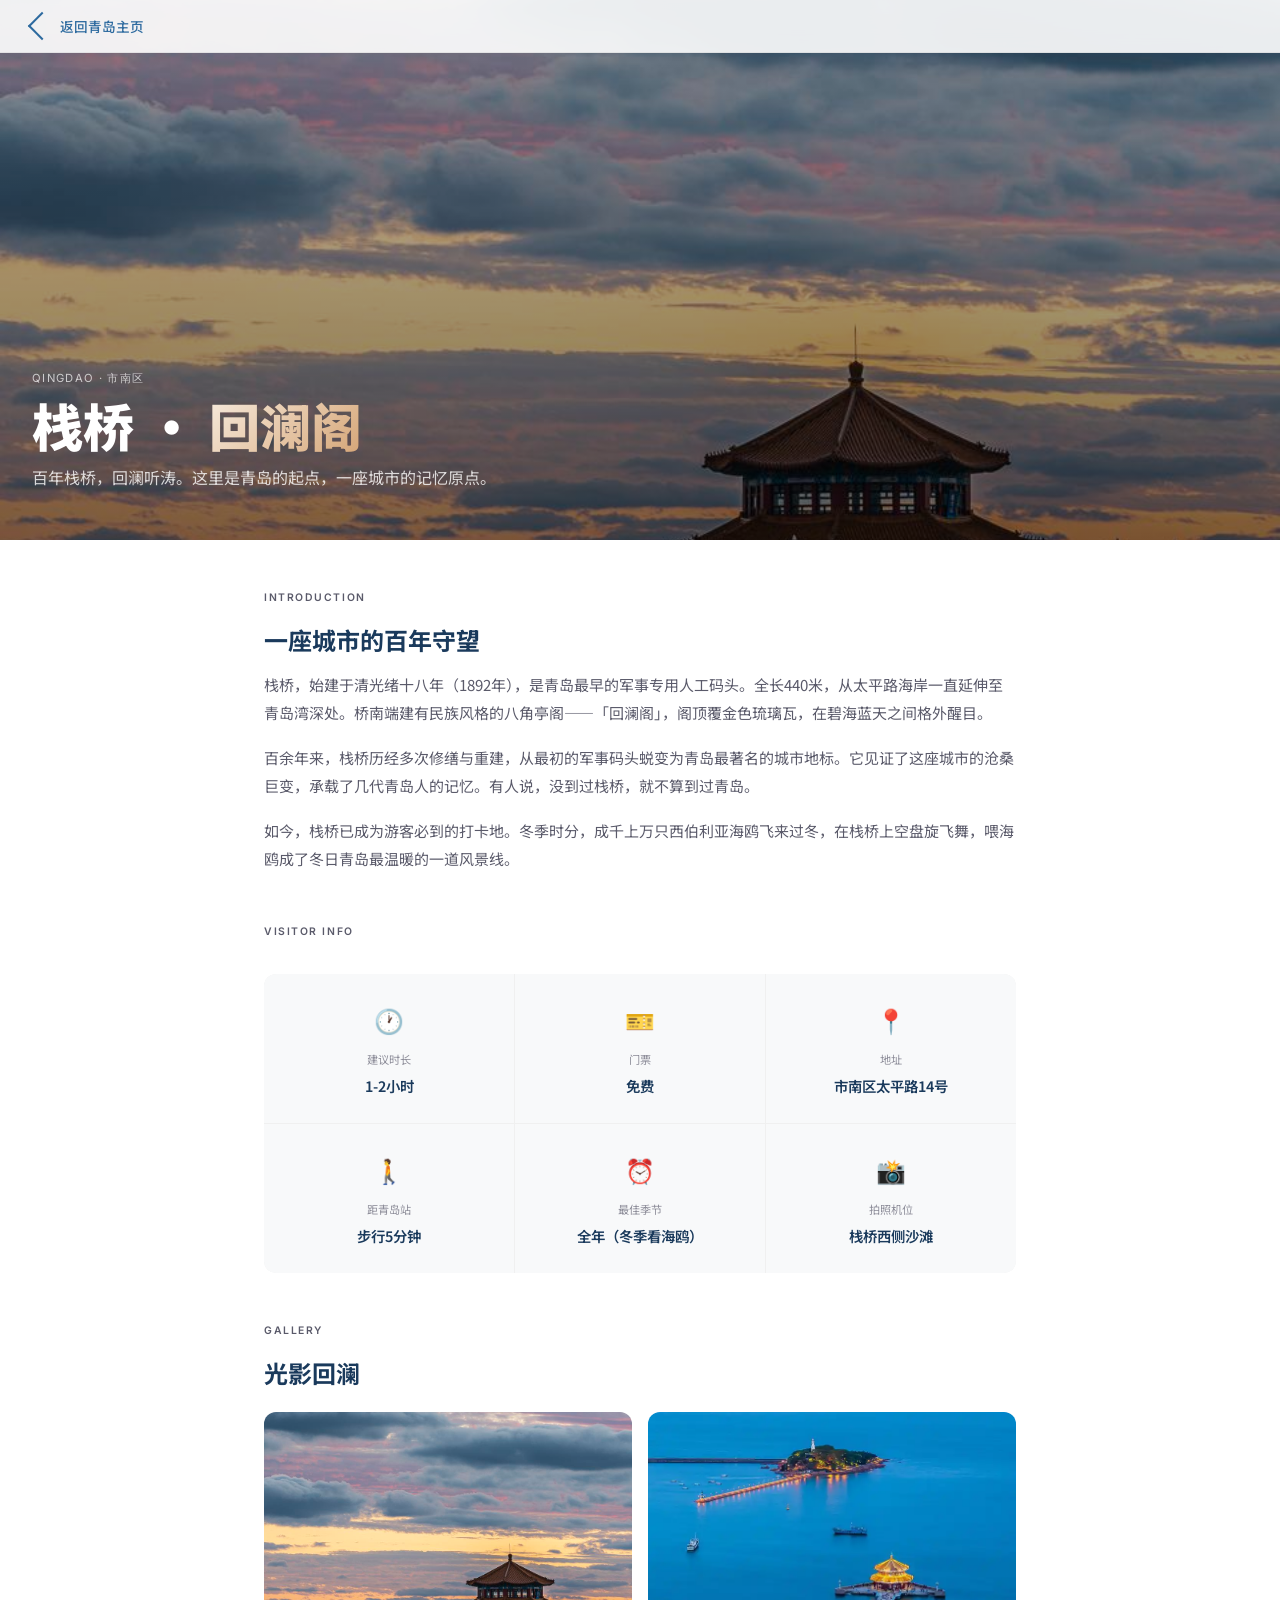
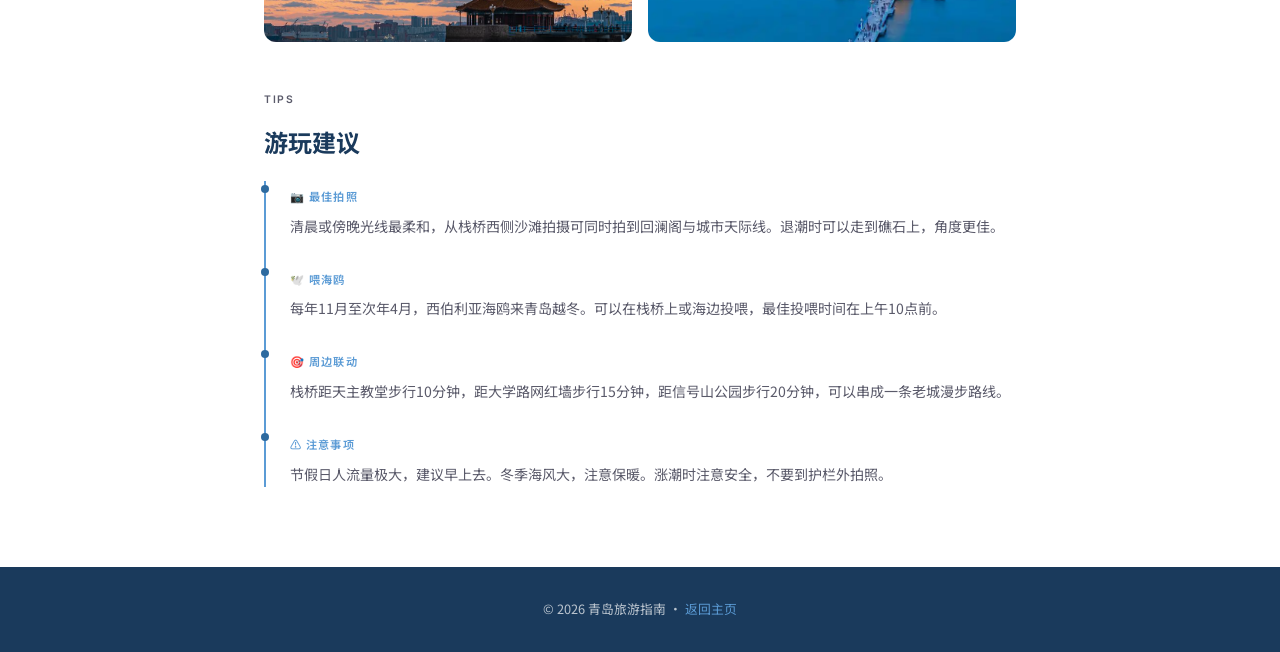
<file: attraction-zhanqiao.html>
<!DOCTYPE html>
<html lang="zh-CN">
<head>
    <meta charset="UTF-8">
    <meta name="viewport" content="width=device-width, initial-scale=1.0">
    <title>栈桥 · 回澜阁 | 青岛</title>
    <meta name="description" content="青岛栈桥 — 青岛的标志性建筑，回澜阁与海鸥的百年守望。">
    <link rel="preconnect" href="https://fonts.googleapis.com">
    <link rel="preconnect" href="https://fonts.gstatic.com" crossorigin>
    <link href="https://fonts.googleapis.com/css2?family=Noto+Sans+SC:wght@300;400;500;700;900&family=Inter:wght@300;400;600;700&display=swap" rel="stylesheet">
    <style>
        *, *::before, *::after { margin: 0; padding: 0; box-sizing: border-box; }
        html { scroll-behavior: smooth; }
        body {
            font-family: 'Noto Sans SC', -apple-system, 'PingFang SC', sans-serif;
            color: #4a4a5a;
            background: #ffffff;
            line-height: 1.8;
            font-size: 15px;
            -webkit-font-smoothing: antialiased;
        }
        img { display: block; max-width: 100%; height: auto; }
        a { text-decoration: none; color: inherit; }

        :root {
            --blue-deep: #1a3a5c;
            --blue-mid: #2d6a9f;
            --blue-light: #5b9bd5;
            --warm: #d4a373;
            --radius: 12px;
            --radius-lg: 20px;
            --shadow: 0 2px 20px rgba(0,0,0,0.06);
            --shadow-lg: 0 8px 40px rgba(0,0,0,0.10);
        }

        /* ===== Page Transition ===== */
        .page-transition {
            position: fixed; inset: 0; z-index: 9999;
            background: var(--blue-deep);
            pointer-events: none;
            opacity: 0;
            transition: opacity 0.45s ease;
        }
        .page-transition.active { opacity: 1; }

        /* ===== Back Button ===== */
        .back-bar {
            position: fixed; top: 0; left: 0; right: 0;
            z-index: 100;
            display: flex; align-items: center;
            padding: 1rem 2rem;
            background: rgba(255,255,255,0.9);
            backdrop-filter: blur(12px);
            border-bottom: 1px solid rgba(0,0,0,0.06);
        }
        .back-btn {
            display: inline-flex; align-items: center; gap: 0.5rem;
            font-size: 0.85rem; font-weight: 500;
            color: var(--blue-mid);
            cursor: pointer;
            transition: gap 0.2s;
            background: none; border: none; font-family: inherit;
        }
        .back-btn:hover { gap: 0.75rem; }
        .back-arrow {
            display: inline-block; width: 20px; height: 20px;
            border-left: 2px solid var(--blue-mid);
            border-bottom: 2px solid var(--blue-mid);
            transform: rotate(45deg);
        }

        /* ===== Hero ===== */
        .hero {
            position: relative; height: 60vh; min-height: 400px;
            overflow: hidden;
            background: url('photos/回澜阁.jpg') center/cover;
        }
        .hero-overlay {
            position: absolute; inset: 0;
            background: linear-gradient(to bottom, rgba(0,0,0,0.2), rgba(0,0,0,0.5));
        }
        .hero-content {
            position: absolute; bottom: 3rem; left: 2rem; right: 2rem;
            z-index: 1; color: #fff;
            max-width: 700px;
            animation: fadeUp 0.8s ease-out;
        }
        .hero-breadcrumb {
            font-family: 'Inter', sans-serif;
            font-size: 0.7rem; text-transform: uppercase; letter-spacing: 0.12em;
            opacity: 0.7; margin-bottom: 0.5rem;
        }
        .hero h1 {
            font-size: clamp(2rem, 5vw, 3.2rem);
            font-weight: 900;
            line-height: 1.15;
            margin-bottom: 0.5rem;
        }
        .hero h1 .accent {
            background: linear-gradient(135deg, #f8ede0, #d4a373);
            -webkit-background-clip: text;
            -webkit-text-fill-color: transparent;
            background-clip: text;
        }
        .hero p {
            font-size: 1rem; opacity: 0.8;
            max-width: 500px;
        }

        @keyframes fadeUp {
            from { opacity: 0; transform: translateY(20px); }
            to { opacity: 1; transform: translateY(0); }
        }

        /* ===== Content ===== */
        .content { max-width: 800px; margin: 0 auto; padding: 3rem 1.5rem 5rem; }
        .section { margin-bottom: 3rem; }
        .section:last-child { margin-bottom: 0; }
        .section-label {
            font-family: 'Inter', sans-serif;
            font-size: 0.65rem; font-weight: 600;
            text-transform: uppercase; letter-spacing: 0.15em;
            color: var(--blue-light);
            margin-bottom: 0.75rem;
        }
        .section h2 {
            font-size: 1.5rem; font-weight: 700;
            color: var(--blue-deep);
            margin-bottom: 1rem;
            line-height: 1.3;
        }
        .section p {
            color: #5a5a6a;
            margin-bottom: 1rem;
            line-height: 1.9;
        }
        .section p:last-child { margin-bottom: 0; }

        /* ===== Info Grid ===== */
        .info-grid {
            display: grid;
            grid-template-columns: repeat(3, 1fr);
            gap: 1px;
            background: rgba(0,0,0,0.06);
            border-radius: var(--radius);
            overflow: hidden;
            margin: 2rem 0;
        }
        .info-item {
            background: #f8f9fa;
            padding: 1.5rem 1rem;
            text-align: center;
        }
        .info-item .icon { font-size: 1.5rem; margin-bottom: 0.5rem; }
        .info-item .label { font-size: 0.7rem; color: #8e8e9a; margin-bottom: 0.25rem; }
        .info-item .value { font-size: 0.9rem; font-weight: 600; color: var(--blue-deep); }

        /* ===== Photo Gallery ===== */
        .gallery-grid-detail {
            display: grid;
            grid-template-columns: repeat(2, 1fr);
            gap: 1rem;
            margin-top: 1.5rem;
        }
        .gallery-grid-detail .photo {
            border-radius: var(--radius);
            aspect-ratio: 16/10;
            overflow: hidden;
            transition: transform 0.3s;
        }
        .gallery-grid-detail .photo:hover { transform: scale(1.02); }
        .gallery-grid-detail .photo img { width: 100%; height: 100%; object-fit: cover; }

        /* ===== Timeline ===== */
        .timeline-detail { margin-top: 1.5rem; }
        .timeline-detail .item {
            padding-left: 1.5rem;
            border-left: 2px solid var(--blue-light);
            padding-bottom: 1.5rem;
            position: relative;
        }
        .timeline-detail .item:last-child { padding-bottom: 0; }
        .timeline-detail .item::before {
            content: ''; position: absolute;
            left: -5px; top: 4px;
            width: 8px; height: 8px;
            background: var(--blue-mid);
            border-radius: 50%;
        }
        .timeline-detail .item .time {
            font-size: 0.7rem; font-weight: 600; color: var(--blue-light);
            text-transform: uppercase; letter-spacing: 0.1em;
        }
        .timeline-detail .item p {
            font-size: 0.88rem; margin-top: 0.3rem;
        }

        /* ===== Footer ===== */
        .footer {
            background: var(--blue-deep);
            color: rgba(255,255,255,0.7);
            padding: 2rem 1.5rem;
            text-align: center;
        }
        .footer p { font-size: 0.8rem; line-height: 1.6; }

        /* ===== Responsive ===== */
        @media (max-width: 640px) {
            .info-grid { grid-template-columns: 1fr; }
            .gallery-grid-detail { grid-template-columns: 1fr; }
            .hero { height: 50vh; min-height: 350px; }
            .hero-content { bottom: 2rem; left: 1.5rem; right: 1.5rem; }
        }
    </style>
</head>
<body>
    <div class="page-transition" id="pageTransition"></div>

    <!-- ===== 返回栏 ===== -->
    <div class="back-bar">
        <button class="back-btn" onclick="goBack()">
            <span class="back-arrow"></span>
            返回青岛主页
        </button>
    </div>

    <!-- ===== Hero ===== -->
    <section class="hero">
        <div class="hero-overlay"></div>
        <div class="hero-content">
            <div class="hero-breadcrumb">Qingdao · 市南区</div>
            <h1>栈桥 · <span class="accent">回澜阁</span></h1>
            <p>百年栈桥，回澜听涛。这里是青岛的起点，一座城市的记忆原点。</p>
        </div>
    </section>

    <!-- ===== 内容 ===== -->
    <div class="content">

        <!-- 简介 -->
        <div class="section">
            <p class="section-label">Introduction</p>
            <h2>一座城市的百年守望</h2>
            <p>栈桥，始建于清光绪十八年（1892年），是青岛最早的军事专用人工码头。全长440米，从太平路海岸一直延伸至青岛湾深处。桥南端建有民族风格的八角亭阁——「回澜阁」，阁顶覆金色琉璃瓦，在碧海蓝天之间格外醒目。</p>
            <p>百余年来，栈桥历经多次修缮与重建，从最初的军事码头蜕变为青岛最著名的城市地标。它见证了这座城市的沧桑巨变，承载了几代青岛人的记忆。有人说，没到过栈桥，就不算到过青岛。</p>
            <p>如今，栈桥已成为游客必到的打卡地。冬季时分，成千上万只西伯利亚海鸥飞来过冬，在栈桥上空盘旋飞舞，喂海鸥成了冬日青岛最温暖的一道风景线。</p>
        </div>

        <!-- 实用信息 -->
        <div class="section">
            <p class="section-label">Visitor Info</p>
            <div class="info-grid">
                <div class="info-item">
                    <div class="icon">🕐</div>
                    <div class="label">建议时长</div>
                    <div class="value">1-2小时</div>
                </div>
                <div class="info-item">
                    <div class="icon">🎫</div>
                    <div class="label">门票</div>
                    <div class="value">免费</div>
                </div>
                <div class="info-item">
                    <div class="icon">📍</div>
                    <div class="label">地址</div>
                    <div class="value">市南区太平路14号</div>
                </div>
                <div class="info-item">
                    <div class="icon">🚶</div>
                    <div class="label">距青岛站</div>
                    <div class="value">步行5分钟</div>
                </div>
                <div class="info-item">
                    <div class="icon">⏰</div>
                    <div class="label">最佳季节</div>
                    <div class="value">全年（冬季看海鸥）</div>
                </div>
                <div class="info-item">
                    <div class="icon">📸</div>
                    <div class="label">拍照机位</div>
                    <div class="value">栈桥西侧沙滩</div>
                </div>
            </div>
        </div>

        <!-- 图集 -->
        <div class="section">
            <p class="section-label">Gallery</p>
            <h2>光影回澜</h2>
            <div class="gallery-grid-detail">
                <div class="photo"><img src="photos/回澜阁.jpg" alt="栈桥全景" loading="lazy"></div>
                <div class="photo"><img src="photos/回澜阁-2.webp" alt="回澜阁近景" loading="lazy"></div>
                <!-- 🔵 如有多余的栈桥照片，可以继续添加在此处 -->
            </div>
        </div>

        <!-- 游玩路线 -->
        <div class="section">
            <p class="section-label">Tips</p>
            <h2>游玩建议</h2>
            <div class="timeline-detail">
                <div class="item">
                    <span class="time">📷 最佳拍照</span>
                    <p>清晨或傍晚光线最柔和，从栈桥西侧沙滩拍摄可同时拍到回澜阁与城市天际线。退潮时可以走到礁石上，角度更佳。</p>
                </div>
                <div class="item">
                    <span class="time">🕊️ 喂海鸥</span>
                    <p>每年11月至次年4月，西伯利亚海鸥来青岛越冬。可以在栈桥上或海边投喂，最佳投喂时间在上午10点前。</p>
                </div>
                <div class="item">
                    <span class="time">🎯 周边联动</span>
                    <p>栈桥距天主教堂步行10分钟，距大学路网红墙步行15分钟，距信号山公园步行20分钟，可以串成一条老城漫步路线。</p>
                </div>
                <div class="item">
                    <span class="time">⚠️ 注意事项</span>
                    <p>节假日人流量极大，建议早上去。冬季海风大，注意保暖。涨潮时注意安全，不要到护栏外拍照。</p>
                </div>
            </div>
        </div>

    </div>

    <!-- ===== Footer ===== -->
    <footer class="footer">
        <p>© 2026 青岛旅游指南 · <span style="cursor:pointer;color:var(--blue-light);" onclick="goBack()">返回主页</span></p>
    </footer>

    <script>
        const pt = document.getElementById('pageTransition');
        function goBack() {
            pt.classList.add('active');
            setTimeout(() => { window.location.href = 'qingdao.html'; }, 450);
        }
    </script>
</body>
</html>
</file>
